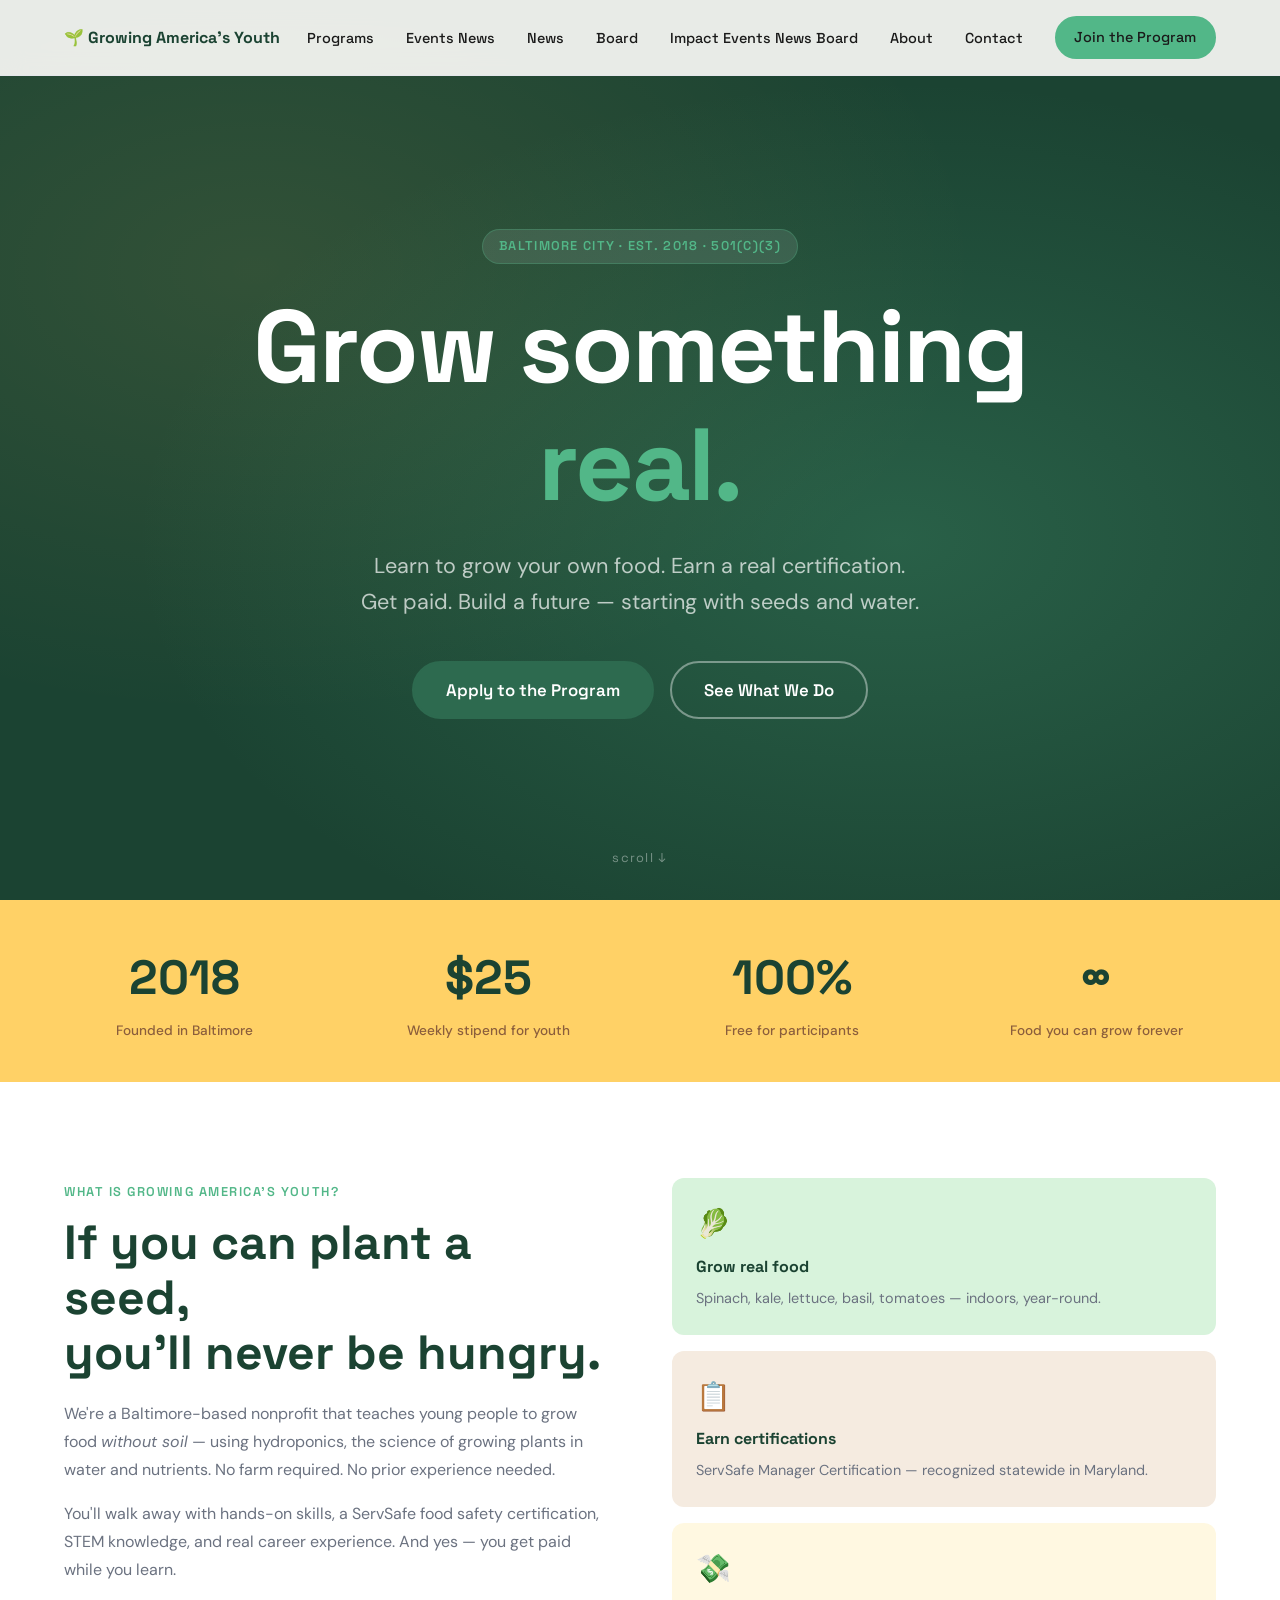
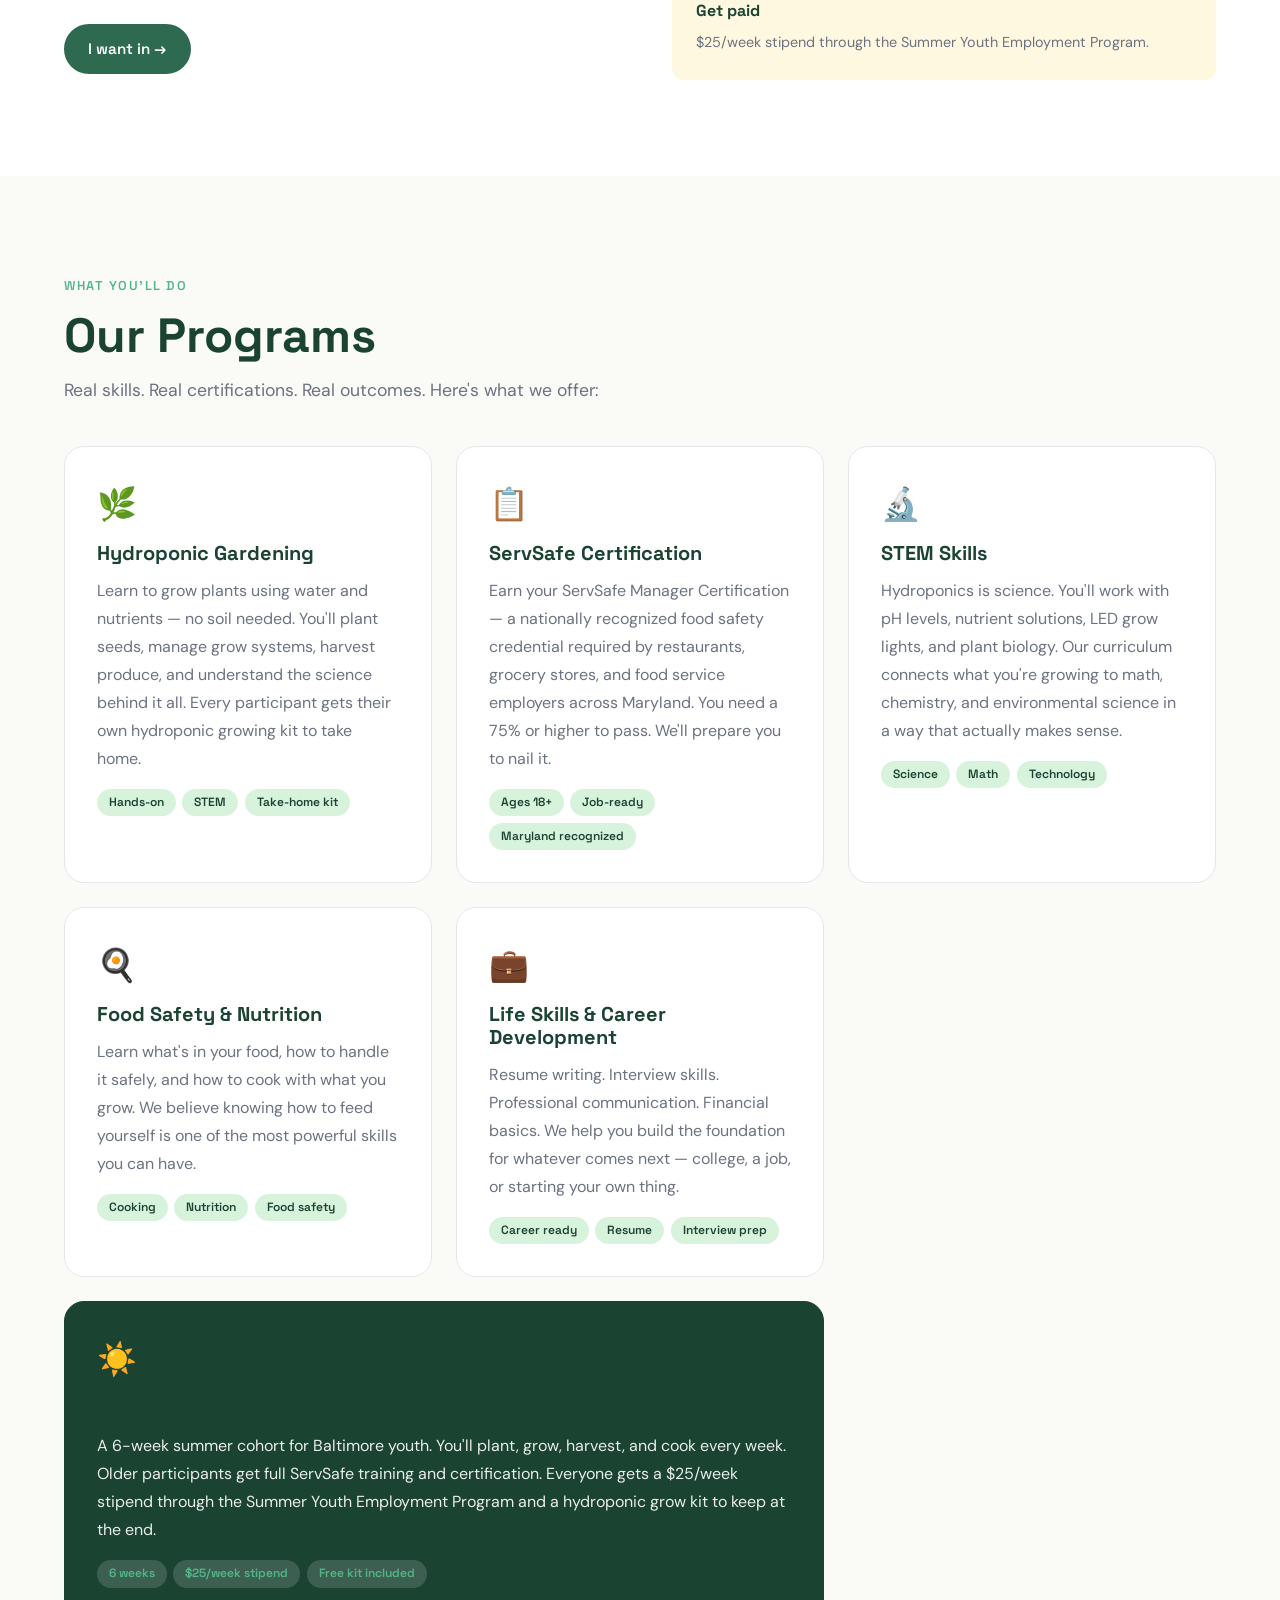
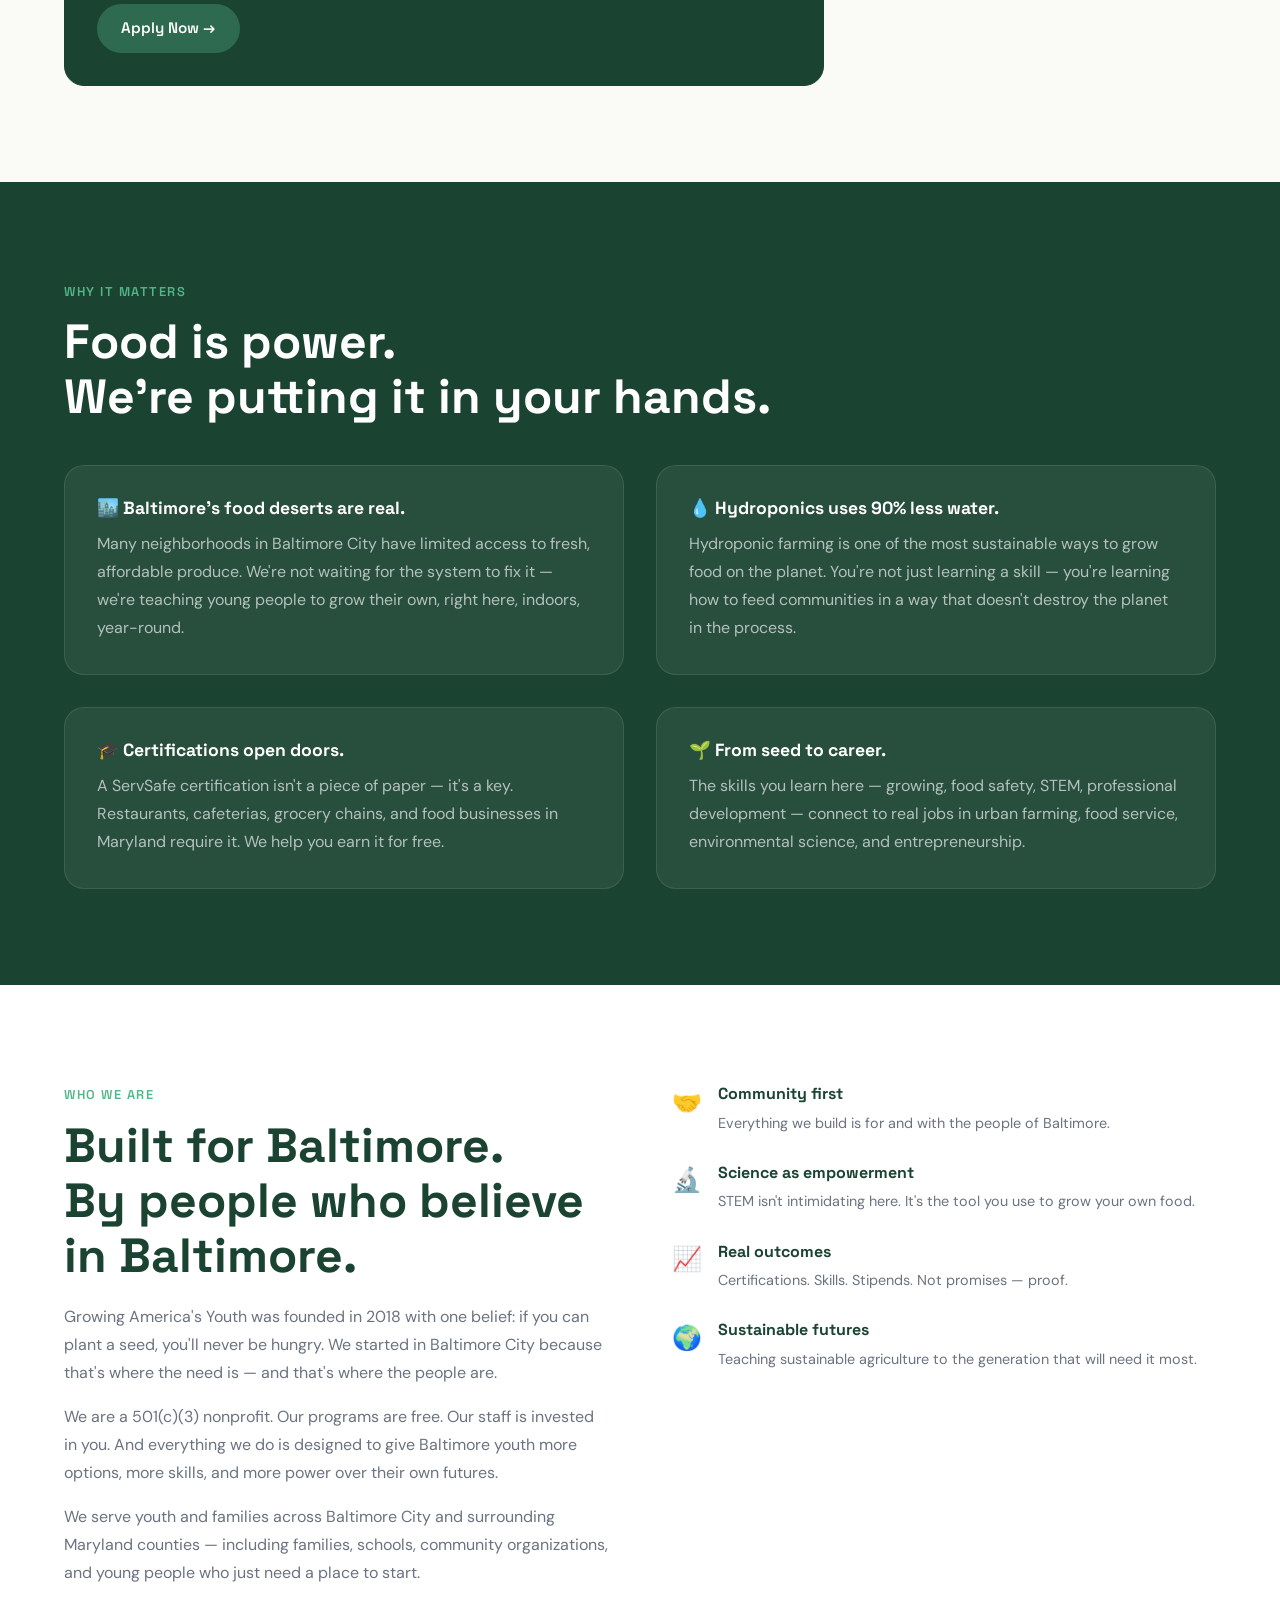
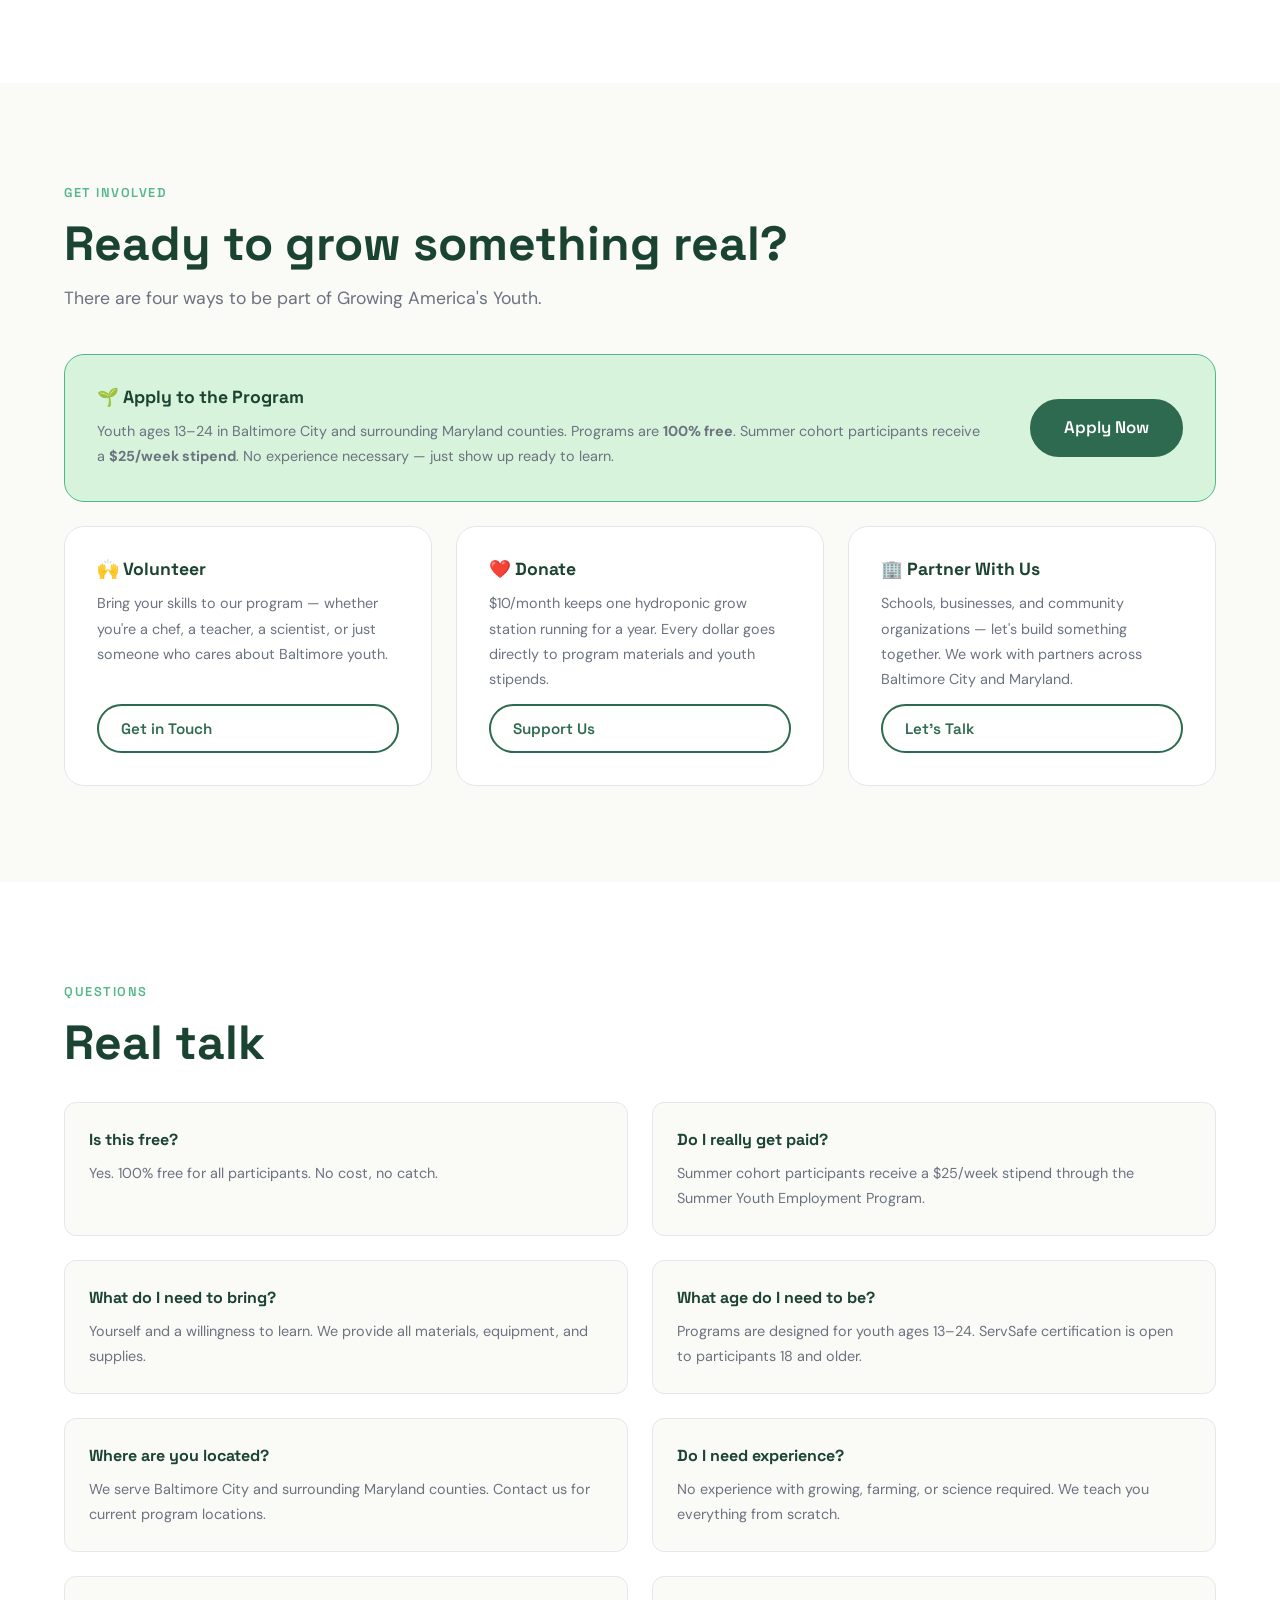
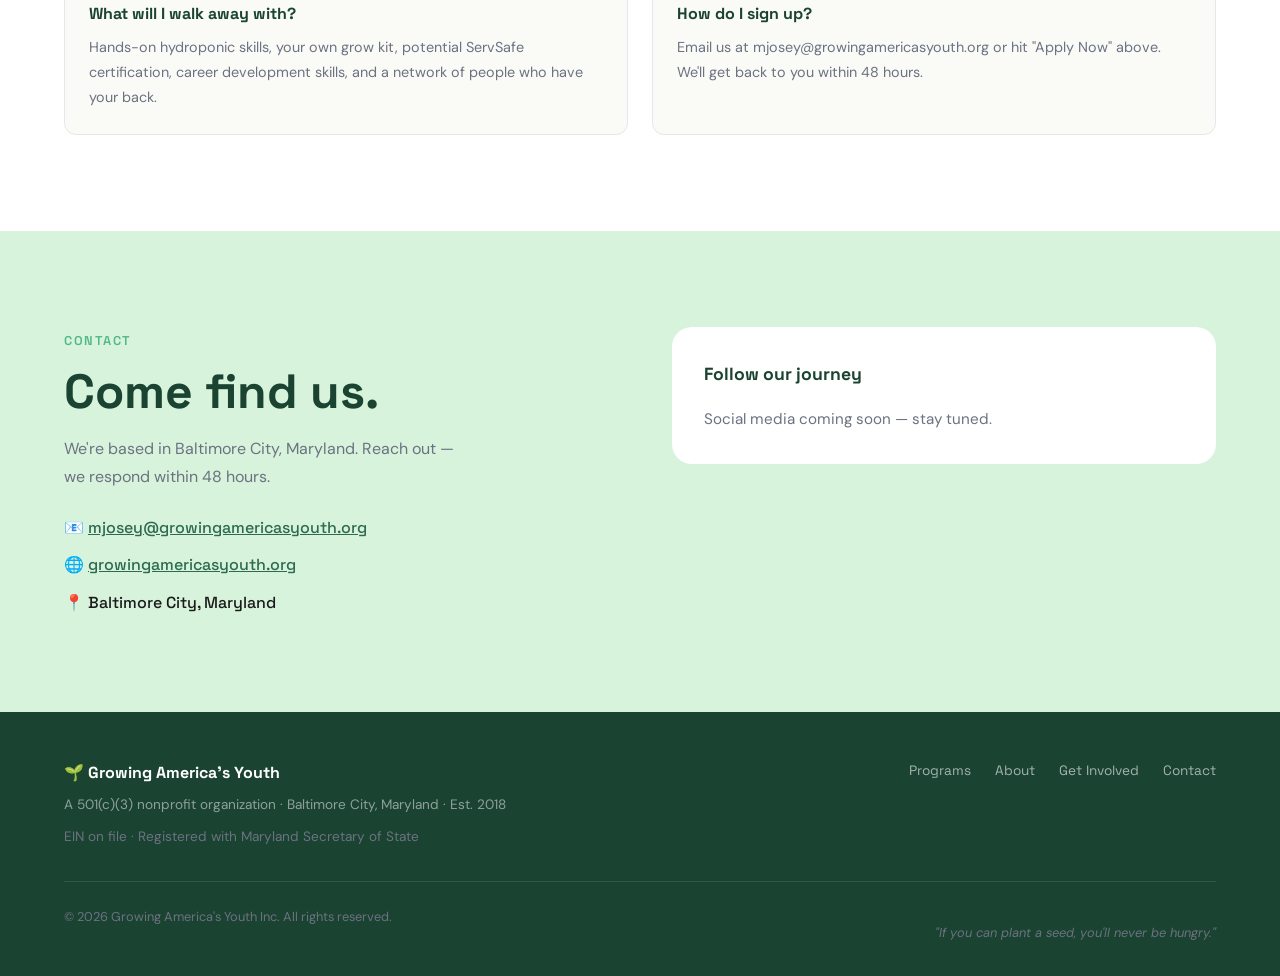
<file: index.html>
<!DOCTYPE html>
<html lang="en">
<head>
  <meta charset="UTF-8" />
  <meta name="viewport" content="width=device-width, initial-scale=1.0" />
  <title>Growing America's Youth — Grow Something Real</title>
  <meta name="description" content="We teach Baltimore youth to grow their own food, earn real certifications, get paid, and build careers — starting with seeds and water." />
  <link rel="preconnect" href="https://fonts.googleapis.com" />
  <link rel="preconnect" href="https://fonts.gstatic.com" crossorigin />
  <link href="https://fonts.googleapis.com/css2?family=Space+Grotesk:wght@400;500;600;700&family=DM+Sans:ital,wght@0,400;0,500;1,400&display=swap" rel="stylesheet" />
  <link rel="stylesheet" href="style.css" />
</head>
<body>

  <!-- NAV -->
  <nav class="nav" id="nav">
    <div class="nav__inner">
      <a href="#" class="nav__logo">🌱 Growing America's Youth</a>
      <ul class="nav__links">
        <li><a href="#programs">Programs</a></li>
        <li><a href="events.html">Events</a>
      <a href="news.html">News</a></li>
        <li><a href="news.html">News</a></li>
        <li><a href="board.html">Board</a></li>
        <li><a href="#impact">Impact</a>
      <a href="events.html">Events</a>
      <a href="news.html">News</a>
      <a href="board.html">Board</a></li>
        <li><a href="#about">About</a></li>
        <li><a href="#contact">Contact</a></li>
        <li><a href="#join" class="btn btn--nav">Join the Program</a></li>
      </ul>
      <button class="nav__hamburger" id="hamburger" aria-label="Open menu">
        <span></span><span></span><span></span>
      </button>
    </div>
    <div class="nav__mobile" id="mobile-menu">
      <a href="#programs">Programs</a>
      <a href="#impact">Impact</a>
      <a href="events.html">Events</a>
      <a href="news.html">News</a>
      <a href="board.html">Board</a>
      <a href="#about">About</a>
      <a href="#contact">Contact</a>
      <a href="#join" class="btn btn--green">Join the Program</a>
    </div>
  </nav>

  <!-- HERO -->
  <section class="hero" id="home">
    <div class="hero__bg"></div>
    <div class="hero__content">
      <span class="hero__tag">Baltimore City · Est. 2018 · 501(c)(3)</span>
      <h1 class="hero__headline">Grow something<br /><em>real.</em></h1>
      <p class="hero__sub">
        Learn to grow your own food. Earn a real certification. Get paid.
        Build a future — starting with seeds and water.
      </p>
      <div class="hero__cta">
        <a href="#join" class="btn btn--green btn--lg">Apply to the Program</a>
        <a href="#programs" class="btn btn--outline btn--lg">See What We Do</a>
      </div>
    </div>
    <div class="hero__scroll-hint">scroll ↓</div>
  </section>

  <!-- STATS BAND -->
  <section class="stats">
    <div class="stats__inner">
      <div class="stat">
        <span class="stat__num">2018</span>
        <span class="stat__label">Founded in Baltimore</span>
      </div>
      <div class="stat">
        <span class="stat__num">$25</span>
        <span class="stat__label">Weekly stipend for youth</span>
      </div>
      <div class="stat">
        <span class="stat__num">100%</span>
        <span class="stat__label">Free for participants</span>
      </div>
      <div class="stat">
        <span class="stat__num">∞</span>
        <span class="stat__label">Food you can grow forever</span>
      </div>
    </div>
  </section>

  <!-- WHAT IS THIS -->
  <section class="intro">
    <div class="container">
      <div class="intro__grid">
        <div class="intro__text">
          <span class="eyebrow">What is Growing America's Youth?</span>
          <h2>If you can plant a seed,<br />you'll never be hungry.</h2>
          <p>
            We're a Baltimore-based nonprofit that teaches young people to grow food
            <em>without soil</em> — using hydroponics, the science of growing plants in
            water and nutrients. No farm required. No prior experience needed.
          </p>
          <p>
            You'll walk away with hands-on skills, a ServSafe food safety certification,
            STEM knowledge, and real career experience. And yes — you get paid while you learn.
          </p>
          <a href="#join" class="btn btn--green">I want in →</a>
        </div>
        <div class="intro__visual">
          <div class="intro__card intro__card--green">
            <div class="intro__card-icon">🥬</div>
            <strong>Grow real food</strong>
            <p>Spinach, kale, lettuce, basil, tomatoes — indoors, year-round.</p>
          </div>
          <div class="intro__card intro__card--earth">
            <div class="intro__card-icon">📋</div>
            <strong>Earn certifications</strong>
            <p>ServSafe Manager Certification — recognized statewide in Maryland.</p>
          </div>
          <div class="intro__card intro__card--yellow">
            <div class="intro__card-icon">💸</div>
            <strong>Get paid</strong>
            <p>$25/week stipend through the Summer Youth Employment Program.</p>
          </div>
        </div>
      </div>
    </div>
  </section>

  <!-- PROGRAMS -->
  <section class="programs" id="programs">
    <div class="container">
      <span class="eyebrow">What you'll do</span>
      <h2>Our Programs</h2>
      <p class="section-sub">Real skills. Real certifications. Real outcomes. Here's what we offer:</p>

      <div class="programs__grid">

        <div class="program-card">
          <div class="program-card__icon">🌿</div>
          <h3>Hydroponic Gardening</h3>
          <p>
            Learn to grow plants using water and nutrients — no soil needed. You'll plant seeds,
            manage grow systems, harvest produce, and understand the science behind it all.
            Every participant gets their own hydroponic growing kit to take home.
          </p>
          <ul class="program-card__tags">
            <li>Hands-on</li><li>STEM</li><li>Take-home kit</li>
          </ul>
        </div>

        <div class="program-card">
          <div class="program-card__icon">📋</div>
          <h3>ServSafe Certification</h3>
          <p>
            Earn your ServSafe Manager Certification — a nationally recognized food safety
            credential required by restaurants, grocery stores, and food service employers
            across Maryland. You need a 75% or higher to pass. We'll prepare you to nail it.
          </p>
          <ul class="program-card__tags">
            <li>Ages 18+</li><li>Job-ready</li><li>Maryland recognized</li>
          </ul>
        </div>

        <div class="program-card">
          <div class="program-card__icon">🔬</div>
          <h3>STEM Skills</h3>
          <p>
            Hydroponics is science. You'll work with pH levels, nutrient solutions, LED grow
            lights, and plant biology. Our curriculum connects what you're growing to math,
            chemistry, and environmental science in a way that actually makes sense.
          </p>
          <ul class="program-card__tags">
            <li>Science</li><li>Math</li><li>Technology</li>
          </ul>
        </div>

        <div class="program-card">
          <div class="program-card__icon">🍳</div>
          <h3>Food Safety & Nutrition</h3>
          <p>
            Learn what's in your food, how to handle it safely, and how to cook with what
            you grow. We believe knowing how to feed yourself is one of the most powerful
            skills you can have.
          </p>
          <ul class="program-card__tags">
            <li>Cooking</li><li>Nutrition</li><li>Food safety</li>
          </ul>
        </div>

        <div class="program-card">
          <div class="program-card__icon">💼</div>
          <h3>Life Skills & Career Development</h3>
          <p>
            Resume writing. Interview skills. Professional communication. Financial basics.
            We help you build the foundation for whatever comes next — college, a job,
            or starting your own thing.
          </p>
          <ul class="program-card__tags">
            <li>Career ready</li><li>Resume</li><li>Interview prep</li>
          </ul>
        </div>

        <div class="program-card program-card--featured">
          <div class="program-card__icon">☀️</div>
          <h3>Summer Youth Program</h3>
          <p>
            A 6-week summer cohort for Baltimore youth. You'll plant, grow, harvest, and cook
            every week. Older participants get full ServSafe training and certification.
            Everyone gets a $25/week stipend through the Summer Youth Employment Program
            and a hydroponic grow kit to keep at the end.
          </p>
          <ul class="program-card__tags">
            <li>6 weeks</li><li>$25/week stipend</li><li>Free kit included</li>
          </ul>
          <a href="apply.html" class="btn btn--green" style="margin-top:1rem;">Apply Now →</a>
        </div>

      </div>
    </div>
  </section>

  <!-- IMPACT -->
  <section class="impact" id="impact">
    <div class="container">
      <span class="eyebrow">Why it matters</span>
      <h2>Food is power.<br />We're putting it in your hands.</h2>
      <div class="impact__grid">
        <div class="impact__block">
          <h3>🏙️ Baltimore's food deserts are real.</h3>
          <p>
            Many neighborhoods in Baltimore City have limited access to fresh, affordable produce.
            We're not waiting for the system to fix it — we're teaching young people to grow
            their own, right here, indoors, year-round.
          </p>
        </div>
        <div class="impact__block">
          <h3>💧 Hydroponics uses 90% less water.</h3>
          <p>
            Hydroponic farming is one of the most sustainable ways to grow food on the planet.
            You're not just learning a skill — you're learning how to feed communities in a
            way that doesn't destroy the planet in the process.
          </p>
        </div>
        <div class="impact__block">
          <h3>🎓 Certifications open doors.</h3>
          <p>
            A ServSafe certification isn't a piece of paper — it's a key. Restaurants, cafeterias,
            grocery chains, and food businesses in Maryland require it. We help you earn it for free.
          </p>
        </div>
        <div class="impact__block">
          <h3>🌱 From seed to career.</h3>
          <p>
            The skills you learn here — growing, food safety, STEM, professional development —
            connect to real jobs in urban farming, food service, environmental science,
            and entrepreneurship.
          </p>
        </div>
      </div>
    </div>
  </section>

  <!-- ABOUT -->
  <section class="about" id="about">
    <div class="container">
      <div class="about__grid">
        <div class="about__text">
          <span class="eyebrow">Who we are</span>
          <h2>Built for Baltimore.<br />By people who believe in Baltimore.</h2>
          <p>
            Growing America's Youth was founded in 2018 with one belief: if you can plant a seed,
            you'll never be hungry. We started in Baltimore City because that's where the need is —
            and that's where the people are.
          </p>
          <p>
            We are a 501(c)(3) nonprofit. Our programs are free. Our staff is invested in you.
            And everything we do is designed to give Baltimore youth more options, more skills,
            and more power over their own futures.
          </p>
          <p>
            We serve youth and families across Baltimore City and surrounding Maryland counties —
            including families, schools, community organizations, and young people who just need
            a place to start.
          </p>
        </div>
        <div class="about__values">
          <div class="value">
            <span class="value__icon">🤝</span>
            <div>
              <strong>Community first</strong>
              <p>Everything we build is for and with the people of Baltimore.</p>
            </div>
          </div>
          <div class="value">
            <span class="value__icon">🔬</span>
            <div>
              <strong>Science as empowerment</strong>
              <p>STEM isn't intimidating here. It's the tool you use to grow your own food.</p>
            </div>
          </div>
          <div class="value">
            <span class="value__icon">📈</span>
            <div>
              <strong>Real outcomes</strong>
              <p>Certifications. Skills. Stipends. Not promises — proof.</p>
            </div>
          </div>
          <div class="value">
            <span class="value__icon">🌍</span>
            <div>
              <strong>Sustainable futures</strong>
              <p>Teaching sustainable agriculture to the generation that will need it most.</p>
            </div>
          </div>
        </div>
      </div>
    </div>
  </section>

  <!-- GET INVOLVED / JOIN -->
  <section class="join" id="join">
    <div class="container">
      <span class="eyebrow">Get involved</span>
      <h2>Ready to grow something real?</h2>
      <p class="section-sub">There are four ways to be part of Growing America's Youth.</p>

      <div class="join__grid">
        <div class="join__card join__card--main">
          <h3>🌱 Apply to the Program</h3>
          <p>
            Youth ages 13–24 in Baltimore City and surrounding Maryland counties.
            Programs are <strong>100% free</strong>. Summer cohort participants receive a
            <strong>$25/week stipend</strong>. No experience necessary — just show up ready to learn.
          </p>
          <a href="apply.html" class="btn btn--green btn--lg">Apply Now</a>
        </div>

        <div class="join__card">
          <h3>🙌 Volunteer</h3>
          <p>
            Bring your skills to our program — whether you're a chef, a teacher, a scientist,
            or just someone who cares about Baltimore youth.
          </p>
          <a href="mailto:mjosey@growingamericasyouth.org?subject=Volunteer Interest" class="btn btn--outline">Get in Touch</a>
        </div>

        <div class="join__card">
          <h3>❤️ Donate</h3>
          <p>
            $10/month keeps one hydroponic grow station running for a year.
            Every dollar goes directly to program materials and youth stipends.
          </p>
          <a href="mailto:mjosey@growingamericasyouth.org?subject=Donation Inquiry" class="btn btn--outline">Support Us</a>
        </div>

        <div class="join__card">
          <h3>🏢 Partner With Us</h3>
          <p>
            Schools, businesses, and community organizations — let's build something together.
            We work with partners across Baltimore City and Maryland.
          </p>
          <a href="mailto:mjosey@growingamericasyouth.org?subject=Partnership Inquiry" class="btn btn--outline">Let's Talk</a>
        </div>
      </div>
    </div>
  </section>

  <!-- FAQ -->
  <section class="faq" id="faq">
    <div class="container">
      <span class="eyebrow">Questions</span>
      <h2>Real talk</h2>
      <div class="faq__grid">
        <div class="faq__item">
          <strong>Is this free?</strong>
          <p>Yes. 100% free for all participants. No cost, no catch.</p>
        </div>
        <div class="faq__item">
          <strong>Do I really get paid?</strong>
          <p>Summer cohort participants receive a $25/week stipend through the Summer Youth Employment Program.</p>
        </div>
        <div class="faq__item">
          <strong>What do I need to bring?</strong>
          <p>Yourself and a willingness to learn. We provide all materials, equipment, and supplies.</p>
        </div>
        <div class="faq__item">
          <strong>What age do I need to be?</strong>
          <p>Programs are designed for youth ages 13–24. ServSafe certification is open to participants 18 and older.</p>
        </div>
        <div class="faq__item">
          <strong>Where are you located?</strong>
          <p>We serve Baltimore City and surrounding Maryland counties. Contact us for current program locations.</p>
        </div>
        <div class="faq__item">
          <strong>Do I need experience?</strong>
          <p>No experience with growing, farming, or science required. We teach you everything from scratch.</p>
        </div>
        <div class="faq__item">
          <strong>What will I walk away with?</strong>
          <p>Hands-on hydroponic skills, your own grow kit, potential ServSafe certification, career development skills, and a network of people who have your back.</p>
        </div>
        <div class="faq__item">
          <strong>How do I sign up?</strong>
          <p>Email us at mjosey@growingamericasyouth.org or hit "Apply Now" above. We'll get back to you within 48 hours.</p>
        </div>
      </div>
    </div>
  </section>

  <!-- CONTACT -->
  <section class="contact" id="contact">
    <div class="container">
      <div class="contact__inner">
        <div>
          <span class="eyebrow">Contact</span>
          <h2>Come find us.</h2>
          <p>We're based in Baltimore City, Maryland. Reach out — we respond within 48 hours.</p>
          <div class="contact__details">
            <div>📧 <a href="mailto:mjosey@growingamericasyouth.org">mjosey@growingamericasyouth.org</a></div>
            <div>🌐 <a href="https://growingamericasyouth.org">growingamericasyouth.org</a></div>
            <div>📍 Baltimore City, Maryland</div>
          </div>
        </div>
        <div class="contact__social">
          <p><strong>Follow our journey</strong></p>
          <p style="color:var(--text-muted); font-size:0.95rem;">Social media coming soon — stay tuned.</p>
        </div>
      </div>
    </div>
  </section>

  <!-- FOOTER -->
  <footer class="footer">
    <div class="container">
      <div class="footer__inner">
        <div>
          <strong>🌱 Growing America's Youth</strong>
          <p>A 501(c)(3) nonprofit organization · Baltimore City, Maryland · Est. 2018</p>
          <p style="margin-top:0.5rem; font-size:0.85rem; color:var(--text-muted);">
            EIN on file · Registered with Maryland Secretary of State
          </p>
        </div>
        <div class="footer__links">
          <a href="#programs">Programs</a>
          <a href="#about">About</a>
          <a href="#join">Get Involved</a>
          <a href="#contact">Contact</a>
        </div>
      </div>
      <div class="footer__bottom">
        <p>© 2026 Growing America's Youth Inc. All rights reserved.</p>
        <p><em>"If you can plant a seed, you'll never be hungry."</em></p>
      </div>
    </div>
  </footer>

  <script src="main.js"></script>
</body>
</html>
</file>
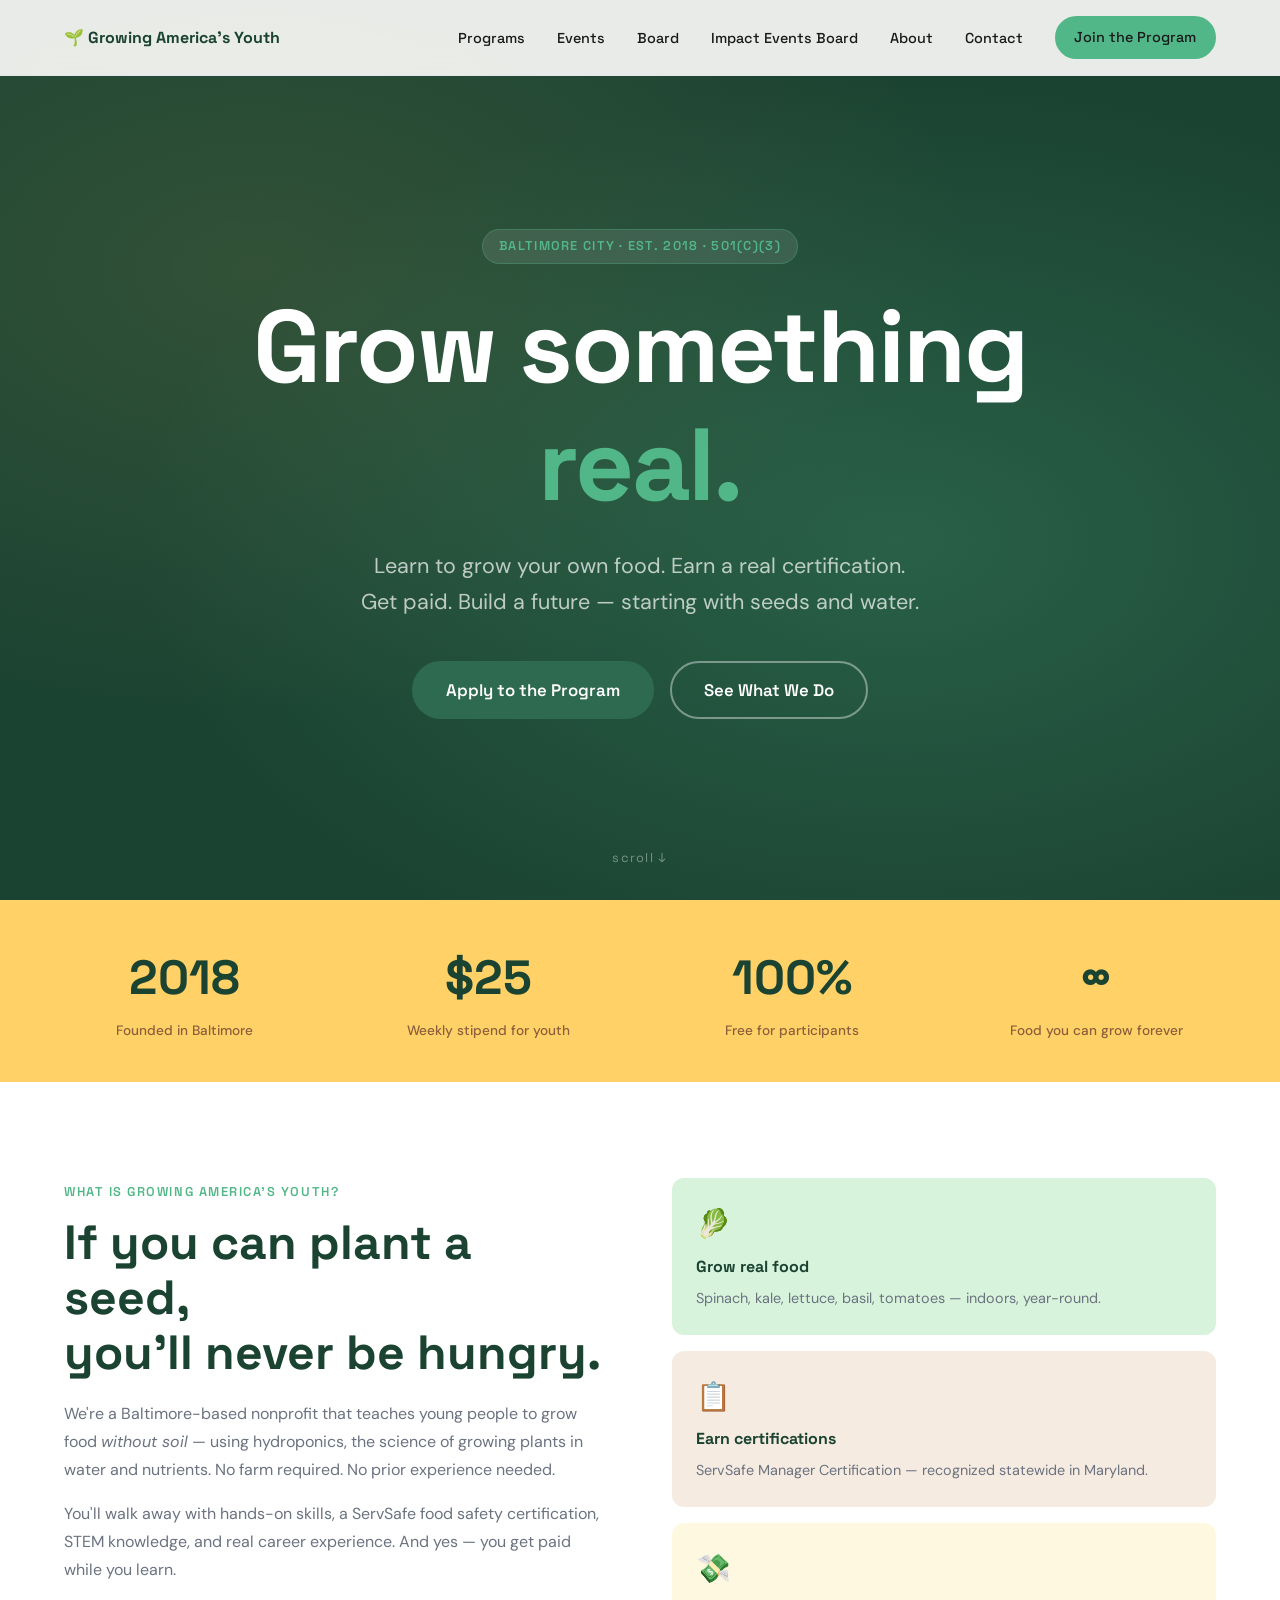
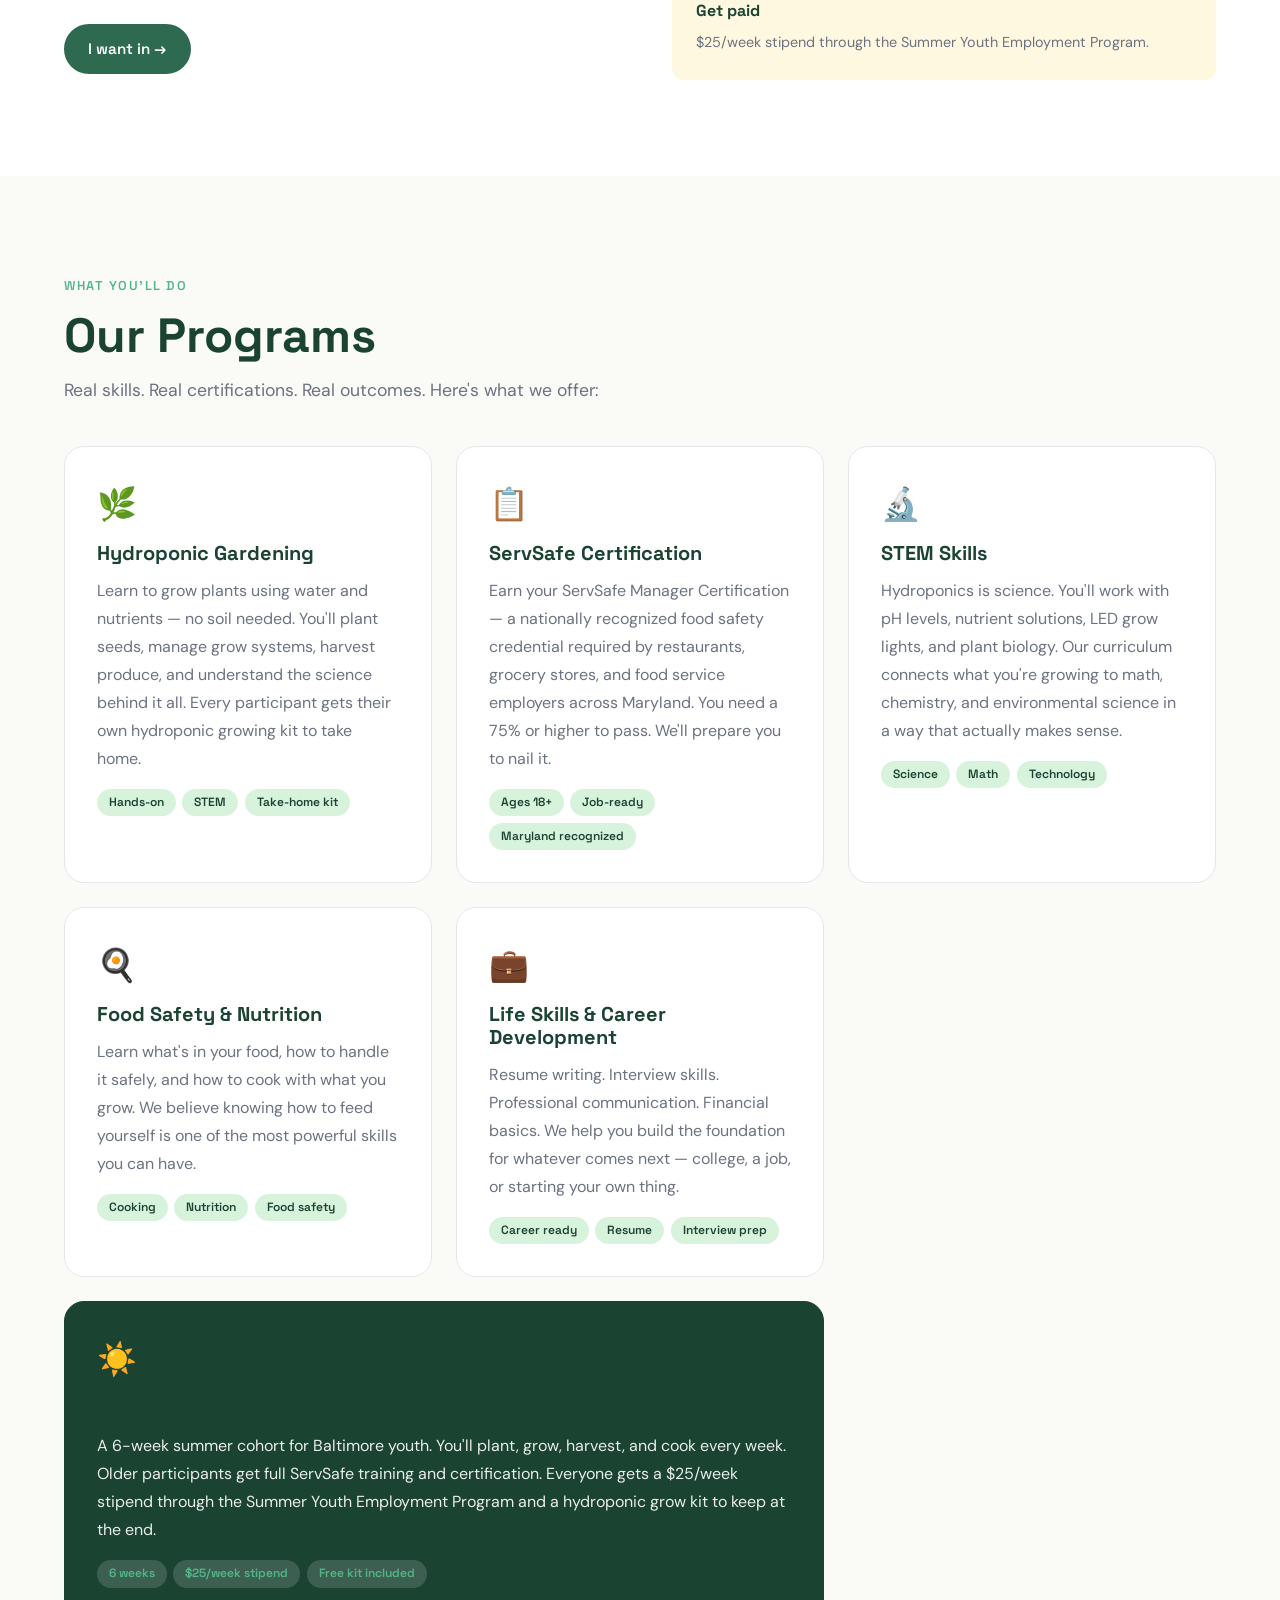
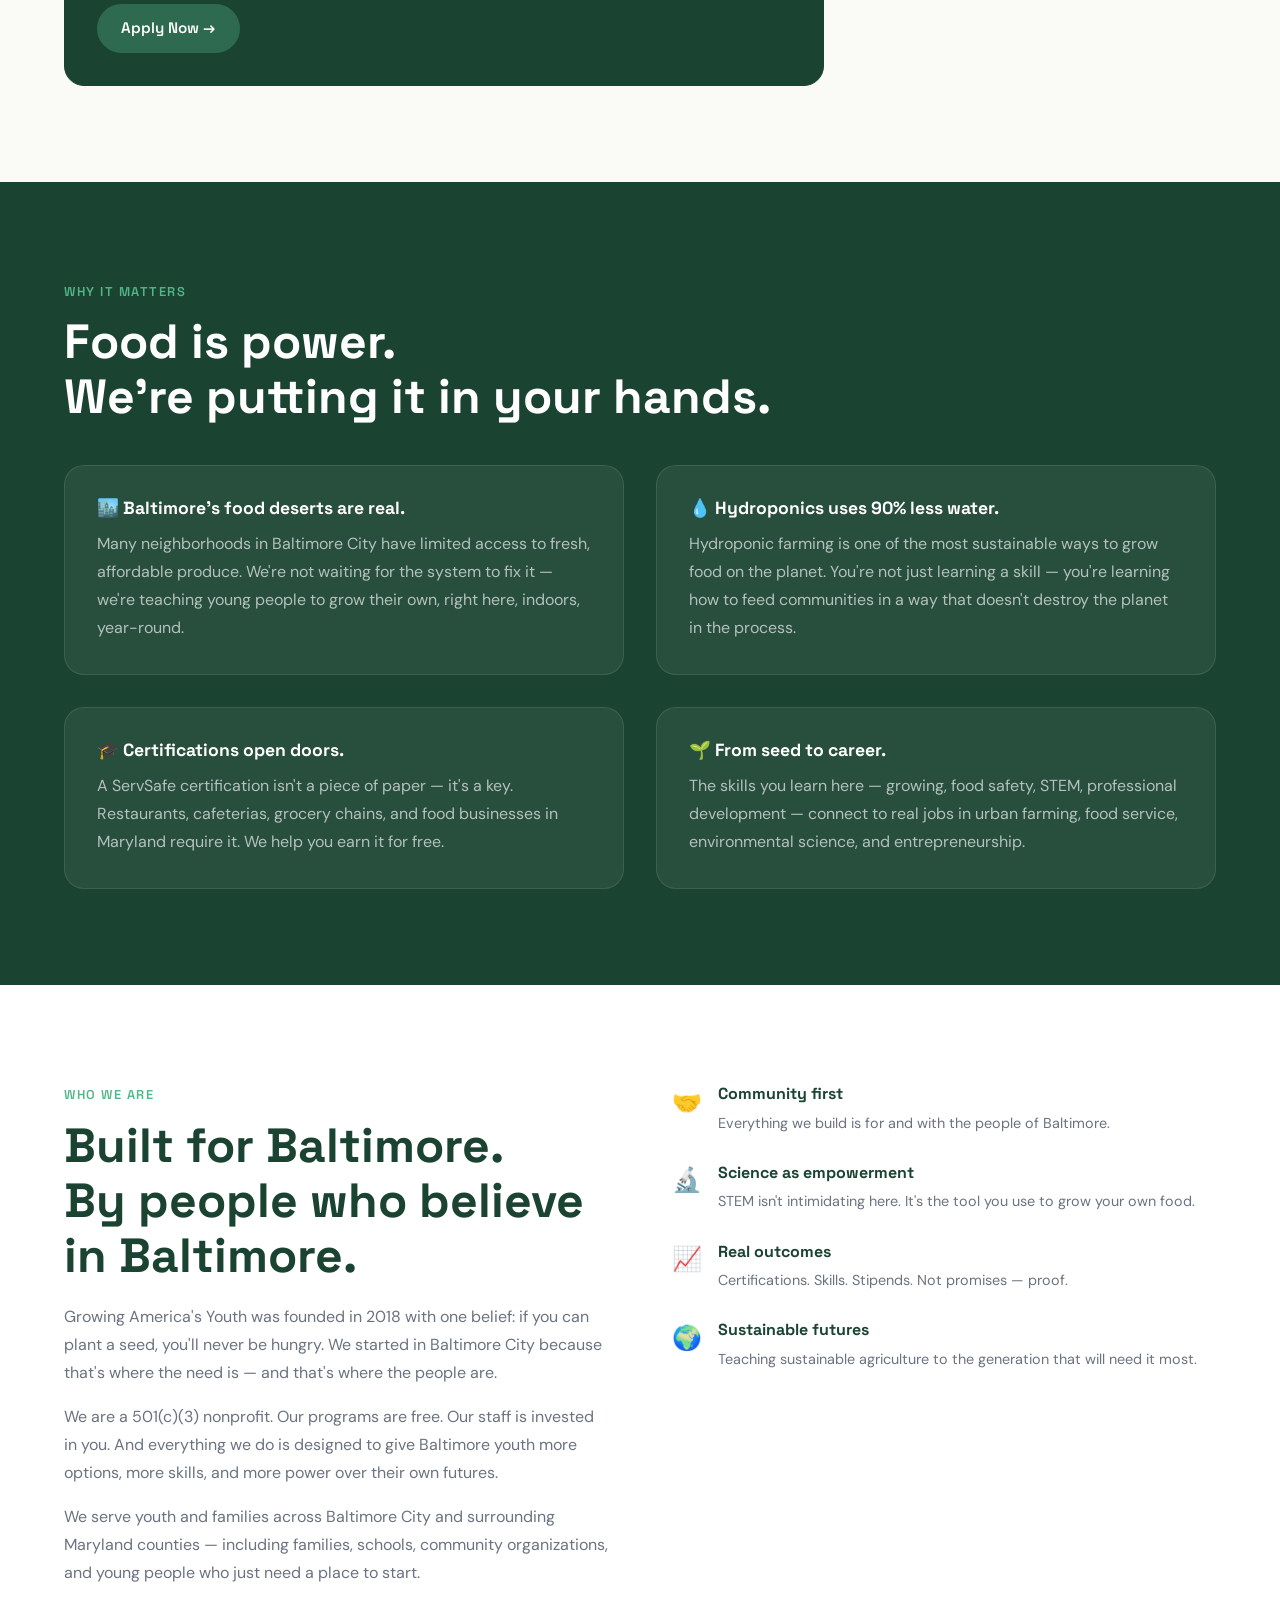
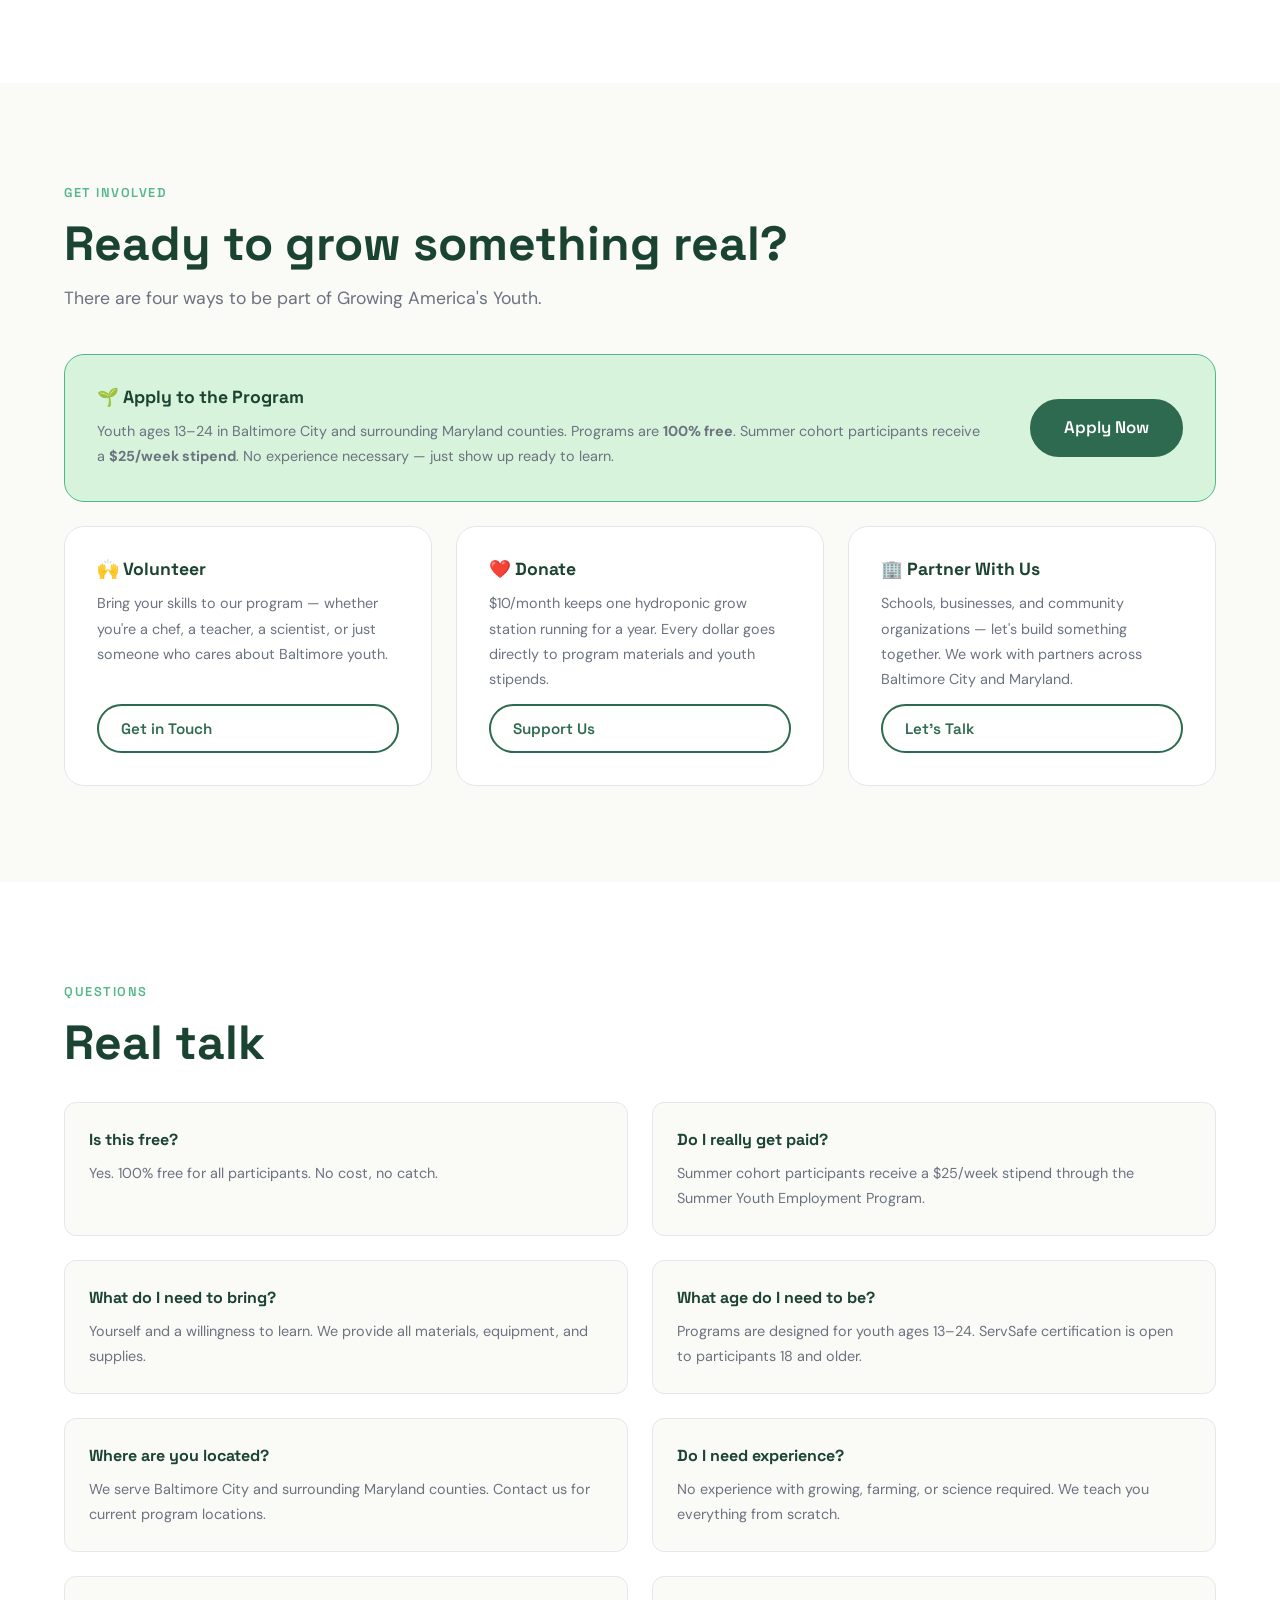
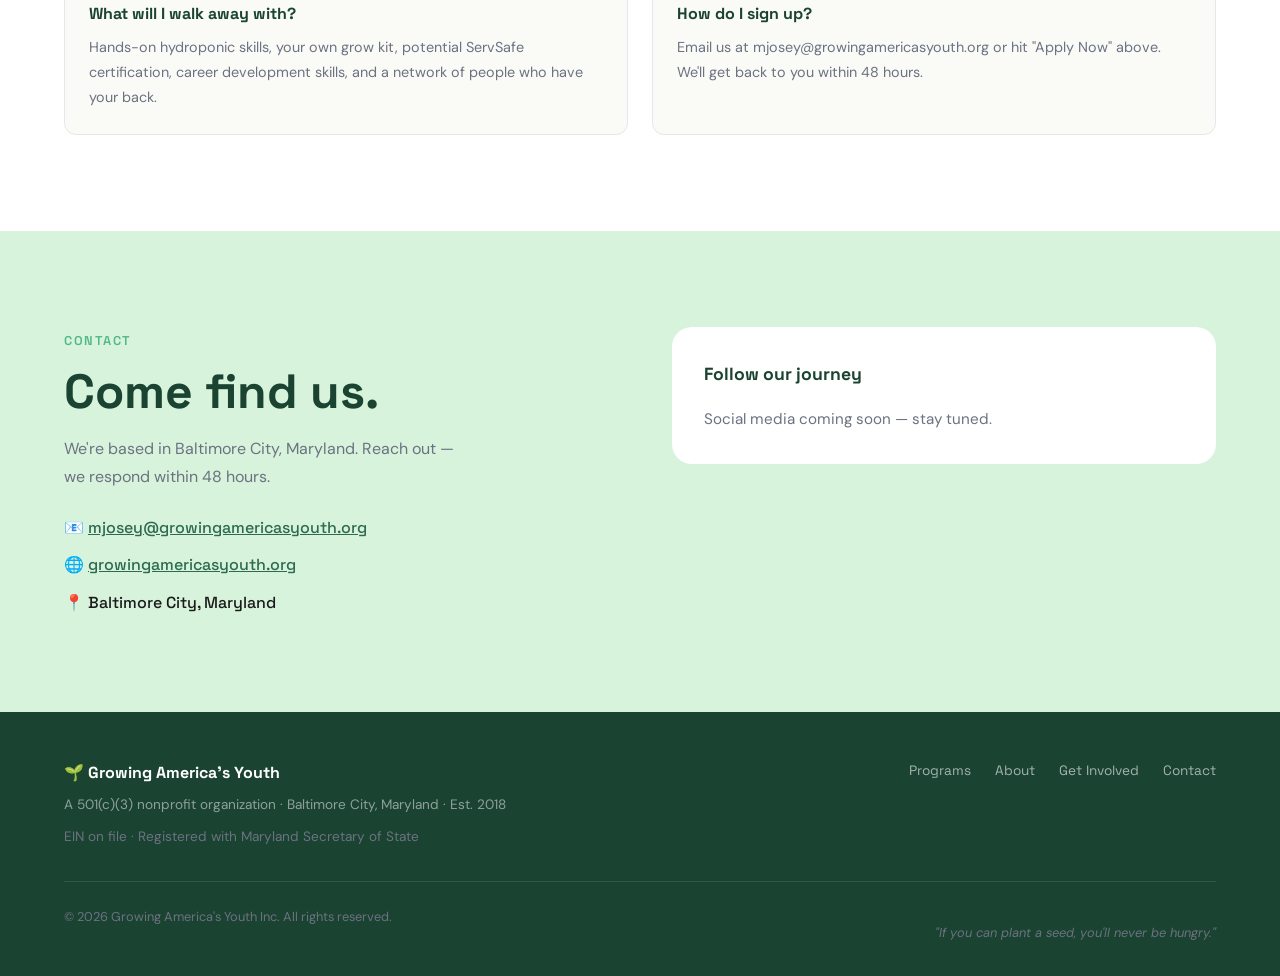
<file: src/index.html>
<!DOCTYPE html>
<html lang="en">
<head>
  <meta charset="UTF-8" />
  <meta name="viewport" content="width=device-width, initial-scale=1.0" />
  <title>Growing America's Youth — Grow Something Real</title>
  <meta name="description" content="We teach Baltimore youth to grow their own food, earn real certifications, get paid, and build careers — starting with seeds and water." />
  <link rel="preconnect" href="https://fonts.googleapis.com" />
  <link rel="preconnect" href="https://fonts.gstatic.com" crossorigin />
  <link href="https://fonts.googleapis.com/css2?family=Space+Grotesk:wght@400;500;600;700&family=DM+Sans:ital,wght@0,400;0,500;1,400&display=swap" rel="stylesheet" />
  <link rel="stylesheet" href="style.css" />
</head>
<body>

  <!-- NAV -->
  <nav class="nav" id="nav">
    <div class="nav__inner">
      <a href="#" class="nav__logo">🌱 Growing America's Youth</a>
      <ul class="nav__links">
        <li><a href="#programs">Programs</a></li>
        <li><a href="events.html">Events</a></li>
        <li><a href="board.html">Board</a></li>
        <li><a href="#impact">Impact</a>
      <a href="events.html">Events</a>
      <a href="board.html">Board</a></li>
        <li><a href="#about">About</a></li>
        <li><a href="#contact">Contact</a></li>
        <li><a href="#join" class="btn btn--nav">Join the Program</a></li>
      </ul>
      <button class="nav__hamburger" id="hamburger" aria-label="Open menu">
        <span></span><span></span><span></span>
      </button>
    </div>
    <div class="nav__mobile" id="mobile-menu">
      <a href="#programs">Programs</a>
      <a href="#impact">Impact</a>
      <a href="events.html">Events</a>
      <a href="board.html">Board</a>
      <a href="#about">About</a>
      <a href="#contact">Contact</a>
      <a href="#join" class="btn btn--green">Join the Program</a>
    </div>
  </nav>

  <!-- HERO -->
  <section class="hero" id="home">
    <div class="hero__bg"></div>
    <div class="hero__content">
      <span class="hero__tag">Baltimore City · Est. 2018 · 501(c)(3)</span>
      <h1 class="hero__headline">Grow something<br /><em>real.</em></h1>
      <p class="hero__sub">
        Learn to grow your own food. Earn a real certification. Get paid.
        Build a future — starting with seeds and water.
      </p>
      <div class="hero__cta">
        <a href="#join" class="btn btn--green btn--lg">Apply to the Program</a>
        <a href="#programs" class="btn btn--outline btn--lg">See What We Do</a>
      </div>
    </div>
    <div class="hero__scroll-hint">scroll ↓</div>
  </section>

  <!-- STATS BAND -->
  <section class="stats">
    <div class="stats__inner">
      <div class="stat">
        <span class="stat__num">2018</span>
        <span class="stat__label">Founded in Baltimore</span>
      </div>
      <div class="stat">
        <span class="stat__num">$25</span>
        <span class="stat__label">Weekly stipend for youth</span>
      </div>
      <div class="stat">
        <span class="stat__num">100%</span>
        <span class="stat__label">Free for participants</span>
      </div>
      <div class="stat">
        <span class="stat__num">∞</span>
        <span class="stat__label">Food you can grow forever</span>
      </div>
    </div>
  </section>

  <!-- WHAT IS THIS -->
  <section class="intro">
    <div class="container">
      <div class="intro__grid">
        <div class="intro__text">
          <span class="eyebrow">What is Growing America's Youth?</span>
          <h2>If you can plant a seed,<br />you'll never be hungry.</h2>
          <p>
            We're a Baltimore-based nonprofit that teaches young people to grow food
            <em>without soil</em> — using hydroponics, the science of growing plants in
            water and nutrients. No farm required. No prior experience needed.
          </p>
          <p>
            You'll walk away with hands-on skills, a ServSafe food safety certification,
            STEM knowledge, and real career experience. And yes — you get paid while you learn.
          </p>
          <a href="#join" class="btn btn--green">I want in →</a>
        </div>
        <div class="intro__visual">
          <div class="intro__card intro__card--green">
            <div class="intro__card-icon">🥬</div>
            <strong>Grow real food</strong>
            <p>Spinach, kale, lettuce, basil, tomatoes — indoors, year-round.</p>
          </div>
          <div class="intro__card intro__card--earth">
            <div class="intro__card-icon">📋</div>
            <strong>Earn certifications</strong>
            <p>ServSafe Manager Certification — recognized statewide in Maryland.</p>
          </div>
          <div class="intro__card intro__card--yellow">
            <div class="intro__card-icon">💸</div>
            <strong>Get paid</strong>
            <p>$25/week stipend through the Summer Youth Employment Program.</p>
          </div>
        </div>
      </div>
    </div>
  </section>

  <!-- PROGRAMS -->
  <section class="programs" id="programs">
    <div class="container">
      <span class="eyebrow">What you'll do</span>
      <h2>Our Programs</h2>
      <p class="section-sub">Real skills. Real certifications. Real outcomes. Here's what we offer:</p>

      <div class="programs__grid">

        <div class="program-card">
          <div class="program-card__icon">🌿</div>
          <h3>Hydroponic Gardening</h3>
          <p>
            Learn to grow plants using water and nutrients — no soil needed. You'll plant seeds,
            manage grow systems, harvest produce, and understand the science behind it all.
            Every participant gets their own hydroponic growing kit to take home.
          </p>
          <ul class="program-card__tags">
            <li>Hands-on</li><li>STEM</li><li>Take-home kit</li>
          </ul>
        </div>

        <div class="program-card">
          <div class="program-card__icon">📋</div>
          <h3>ServSafe Certification</h3>
          <p>
            Earn your ServSafe Manager Certification — a nationally recognized food safety
            credential required by restaurants, grocery stores, and food service employers
            across Maryland. You need a 75% or higher to pass. We'll prepare you to nail it.
          </p>
          <ul class="program-card__tags">
            <li>Ages 18+</li><li>Job-ready</li><li>Maryland recognized</li>
          </ul>
        </div>

        <div class="program-card">
          <div class="program-card__icon">🔬</div>
          <h3>STEM Skills</h3>
          <p>
            Hydroponics is science. You'll work with pH levels, nutrient solutions, LED grow
            lights, and plant biology. Our curriculum connects what you're growing to math,
            chemistry, and environmental science in a way that actually makes sense.
          </p>
          <ul class="program-card__tags">
            <li>Science</li><li>Math</li><li>Technology</li>
          </ul>
        </div>

        <div class="program-card">
          <div class="program-card__icon">🍳</div>
          <h3>Food Safety & Nutrition</h3>
          <p>
            Learn what's in your food, how to handle it safely, and how to cook with what
            you grow. We believe knowing how to feed yourself is one of the most powerful
            skills you can have.
          </p>
          <ul class="program-card__tags">
            <li>Cooking</li><li>Nutrition</li><li>Food safety</li>
          </ul>
        </div>

        <div class="program-card">
          <div class="program-card__icon">💼</div>
          <h3>Life Skills & Career Development</h3>
          <p>
            Resume writing. Interview skills. Professional communication. Financial basics.
            We help you build the foundation for whatever comes next — college, a job,
            or starting your own thing.
          </p>
          <ul class="program-card__tags">
            <li>Career ready</li><li>Resume</li><li>Interview prep</li>
          </ul>
        </div>

        <div class="program-card program-card--featured">
          <div class="program-card__icon">☀️</div>
          <h3>Summer Youth Program</h3>
          <p>
            A 6-week summer cohort for Baltimore youth. You'll plant, grow, harvest, and cook
            every week. Older participants get full ServSafe training and certification.
            Everyone gets a $25/week stipend through the Summer Youth Employment Program
            and a hydroponic grow kit to keep at the end.
          </p>
          <ul class="program-card__tags">
            <li>6 weeks</li><li>$25/week stipend</li><li>Free kit included</li>
          </ul>
          <a href="apply.html" class="btn btn--green" style="margin-top:1rem;">Apply Now →</a>
        </div>

      </div>
    </div>
  </section>

  <!-- IMPACT -->
  <section class="impact" id="impact">
    <div class="container">
      <span class="eyebrow">Why it matters</span>
      <h2>Food is power.<br />We're putting it in your hands.</h2>
      <div class="impact__grid">
        <div class="impact__block">
          <h3>🏙️ Baltimore's food deserts are real.</h3>
          <p>
            Many neighborhoods in Baltimore City have limited access to fresh, affordable produce.
            We're not waiting for the system to fix it — we're teaching young people to grow
            their own, right here, indoors, year-round.
          </p>
        </div>
        <div class="impact__block">
          <h3>💧 Hydroponics uses 90% less water.</h3>
          <p>
            Hydroponic farming is one of the most sustainable ways to grow food on the planet.
            You're not just learning a skill — you're learning how to feed communities in a
            way that doesn't destroy the planet in the process.
          </p>
        </div>
        <div class="impact__block">
          <h3>🎓 Certifications open doors.</h3>
          <p>
            A ServSafe certification isn't a piece of paper — it's a key. Restaurants, cafeterias,
            grocery chains, and food businesses in Maryland require it. We help you earn it for free.
          </p>
        </div>
        <div class="impact__block">
          <h3>🌱 From seed to career.</h3>
          <p>
            The skills you learn here — growing, food safety, STEM, professional development —
            connect to real jobs in urban farming, food service, environmental science,
            and entrepreneurship.
          </p>
        </div>
      </div>
    </div>
  </section>

  <!-- ABOUT -->
  <section class="about" id="about">
    <div class="container">
      <div class="about__grid">
        <div class="about__text">
          <span class="eyebrow">Who we are</span>
          <h2>Built for Baltimore.<br />By people who believe in Baltimore.</h2>
          <p>
            Growing America's Youth was founded in 2018 with one belief: if you can plant a seed,
            you'll never be hungry. We started in Baltimore City because that's where the need is —
            and that's where the people are.
          </p>
          <p>
            We are a 501(c)(3) nonprofit. Our programs are free. Our staff is invested in you.
            And everything we do is designed to give Baltimore youth more options, more skills,
            and more power over their own futures.
          </p>
          <p>
            We serve youth and families across Baltimore City and surrounding Maryland counties —
            including families, schools, community organizations, and young people who just need
            a place to start.
          </p>
        </div>
        <div class="about__values">
          <div class="value">
            <span class="value__icon">🤝</span>
            <div>
              <strong>Community first</strong>
              <p>Everything we build is for and with the people of Baltimore.</p>
            </div>
          </div>
          <div class="value">
            <span class="value__icon">🔬</span>
            <div>
              <strong>Science as empowerment</strong>
              <p>STEM isn't intimidating here. It's the tool you use to grow your own food.</p>
            </div>
          </div>
          <div class="value">
            <span class="value__icon">📈</span>
            <div>
              <strong>Real outcomes</strong>
              <p>Certifications. Skills. Stipends. Not promises — proof.</p>
            </div>
          </div>
          <div class="value">
            <span class="value__icon">🌍</span>
            <div>
              <strong>Sustainable futures</strong>
              <p>Teaching sustainable agriculture to the generation that will need it most.</p>
            </div>
          </div>
        </div>
      </div>
    </div>
  </section>

  <!-- GET INVOLVED / JOIN -->
  <section class="join" id="join">
    <div class="container">
      <span class="eyebrow">Get involved</span>
      <h2>Ready to grow something real?</h2>
      <p class="section-sub">There are four ways to be part of Growing America's Youth.</p>

      <div class="join__grid">
        <div class="join__card join__card--main">
          <h3>🌱 Apply to the Program</h3>
          <p>
            Youth ages 13–24 in Baltimore City and surrounding Maryland counties.
            Programs are <strong>100% free</strong>. Summer cohort participants receive a
            <strong>$25/week stipend</strong>. No experience necessary — just show up ready to learn.
          </p>
          <a href="apply.html" class="btn btn--green btn--lg">Apply Now</a>
        </div>

        <div class="join__card">
          <h3>🙌 Volunteer</h3>
          <p>
            Bring your skills to our program — whether you're a chef, a teacher, a scientist,
            or just someone who cares about Baltimore youth.
          </p>
          <a href="mailto:mjosey@growingamericasyouth.org?subject=Volunteer Interest" class="btn btn--outline">Get in Touch</a>
        </div>

        <div class="join__card">
          <h3>❤️ Donate</h3>
          <p>
            $10/month keeps one hydroponic grow station running for a year.
            Every dollar goes directly to program materials and youth stipends.
          </p>
          <a href="mailto:mjosey@growingamericasyouth.org?subject=Donation Inquiry" class="btn btn--outline">Support Us</a>
        </div>

        <div class="join__card">
          <h3>🏢 Partner With Us</h3>
          <p>
            Schools, businesses, and community organizations — let's build something together.
            We work with partners across Baltimore City and Maryland.
          </p>
          <a href="mailto:mjosey@growingamericasyouth.org?subject=Partnership Inquiry" class="btn btn--outline">Let's Talk</a>
        </div>
      </div>
    </div>
  </section>

  <!-- FAQ -->
  <section class="faq" id="faq">
    <div class="container">
      <span class="eyebrow">Questions</span>
      <h2>Real talk</h2>
      <div class="faq__grid">
        <div class="faq__item">
          <strong>Is this free?</strong>
          <p>Yes. 100% free for all participants. No cost, no catch.</p>
        </div>
        <div class="faq__item">
          <strong>Do I really get paid?</strong>
          <p>Summer cohort participants receive a $25/week stipend through the Summer Youth Employment Program.</p>
        </div>
        <div class="faq__item">
          <strong>What do I need to bring?</strong>
          <p>Yourself and a willingness to learn. We provide all materials, equipment, and supplies.</p>
        </div>
        <div class="faq__item">
          <strong>What age do I need to be?</strong>
          <p>Programs are designed for youth ages 13–24. ServSafe certification is open to participants 18 and older.</p>
        </div>
        <div class="faq__item">
          <strong>Where are you located?</strong>
          <p>We serve Baltimore City and surrounding Maryland counties. Contact us for current program locations.</p>
        </div>
        <div class="faq__item">
          <strong>Do I need experience?</strong>
          <p>No experience with growing, farming, or science required. We teach you everything from scratch.</p>
        </div>
        <div class="faq__item">
          <strong>What will I walk away with?</strong>
          <p>Hands-on hydroponic skills, your own grow kit, potential ServSafe certification, career development skills, and a network of people who have your back.</p>
        </div>
        <div class="faq__item">
          <strong>How do I sign up?</strong>
          <p>Email us at mjosey@growingamericasyouth.org or hit "Apply Now" above. We'll get back to you within 48 hours.</p>
        </div>
      </div>
    </div>
  </section>

  <!-- CONTACT -->
  <section class="contact" id="contact">
    <div class="container">
      <div class="contact__inner">
        <div>
          <span class="eyebrow">Contact</span>
          <h2>Come find us.</h2>
          <p>We're based in Baltimore City, Maryland. Reach out — we respond within 48 hours.</p>
          <div class="contact__details">
            <div>📧 <a href="mailto:mjosey@growingamericasyouth.org">mjosey@growingamericasyouth.org</a></div>
            <div>🌐 <a href="https://growingamericasyouth.org">growingamericasyouth.org</a></div>
            <div>📍 Baltimore City, Maryland</div>
          </div>
        </div>
        <div class="contact__social">
          <p><strong>Follow our journey</strong></p>
          <p style="color:var(--text-muted); font-size:0.95rem;">Social media coming soon — stay tuned.</p>
        </div>
      </div>
    </div>
  </section>

  <!-- FOOTER -->
  <footer class="footer">
    <div class="container">
      <div class="footer__inner">
        <div>
          <strong>🌱 Growing America's Youth</strong>
          <p>A 501(c)(3) nonprofit organization · Baltimore City, Maryland · Est. 2018</p>
          <p style="margin-top:0.5rem; font-size:0.85rem; color:var(--text-muted);">
            EIN on file · Registered with Maryland Secretary of State
          </p>
        </div>
        <div class="footer__links">
          <a href="#programs">Programs</a>
          <a href="#about">About</a>
          <a href="#join">Get Involved</a>
          <a href="#contact">Contact</a>
        </div>
      </div>
      <div class="footer__bottom">
        <p>© 2026 Growing America's Youth Inc. All rights reserved.</p>
        <p><em>"If you can plant a seed, you'll never be hungry."</em></p>
      </div>
    </div>
  </footer>

  <script src="main.js"></script>
</body>
</html>
</file>
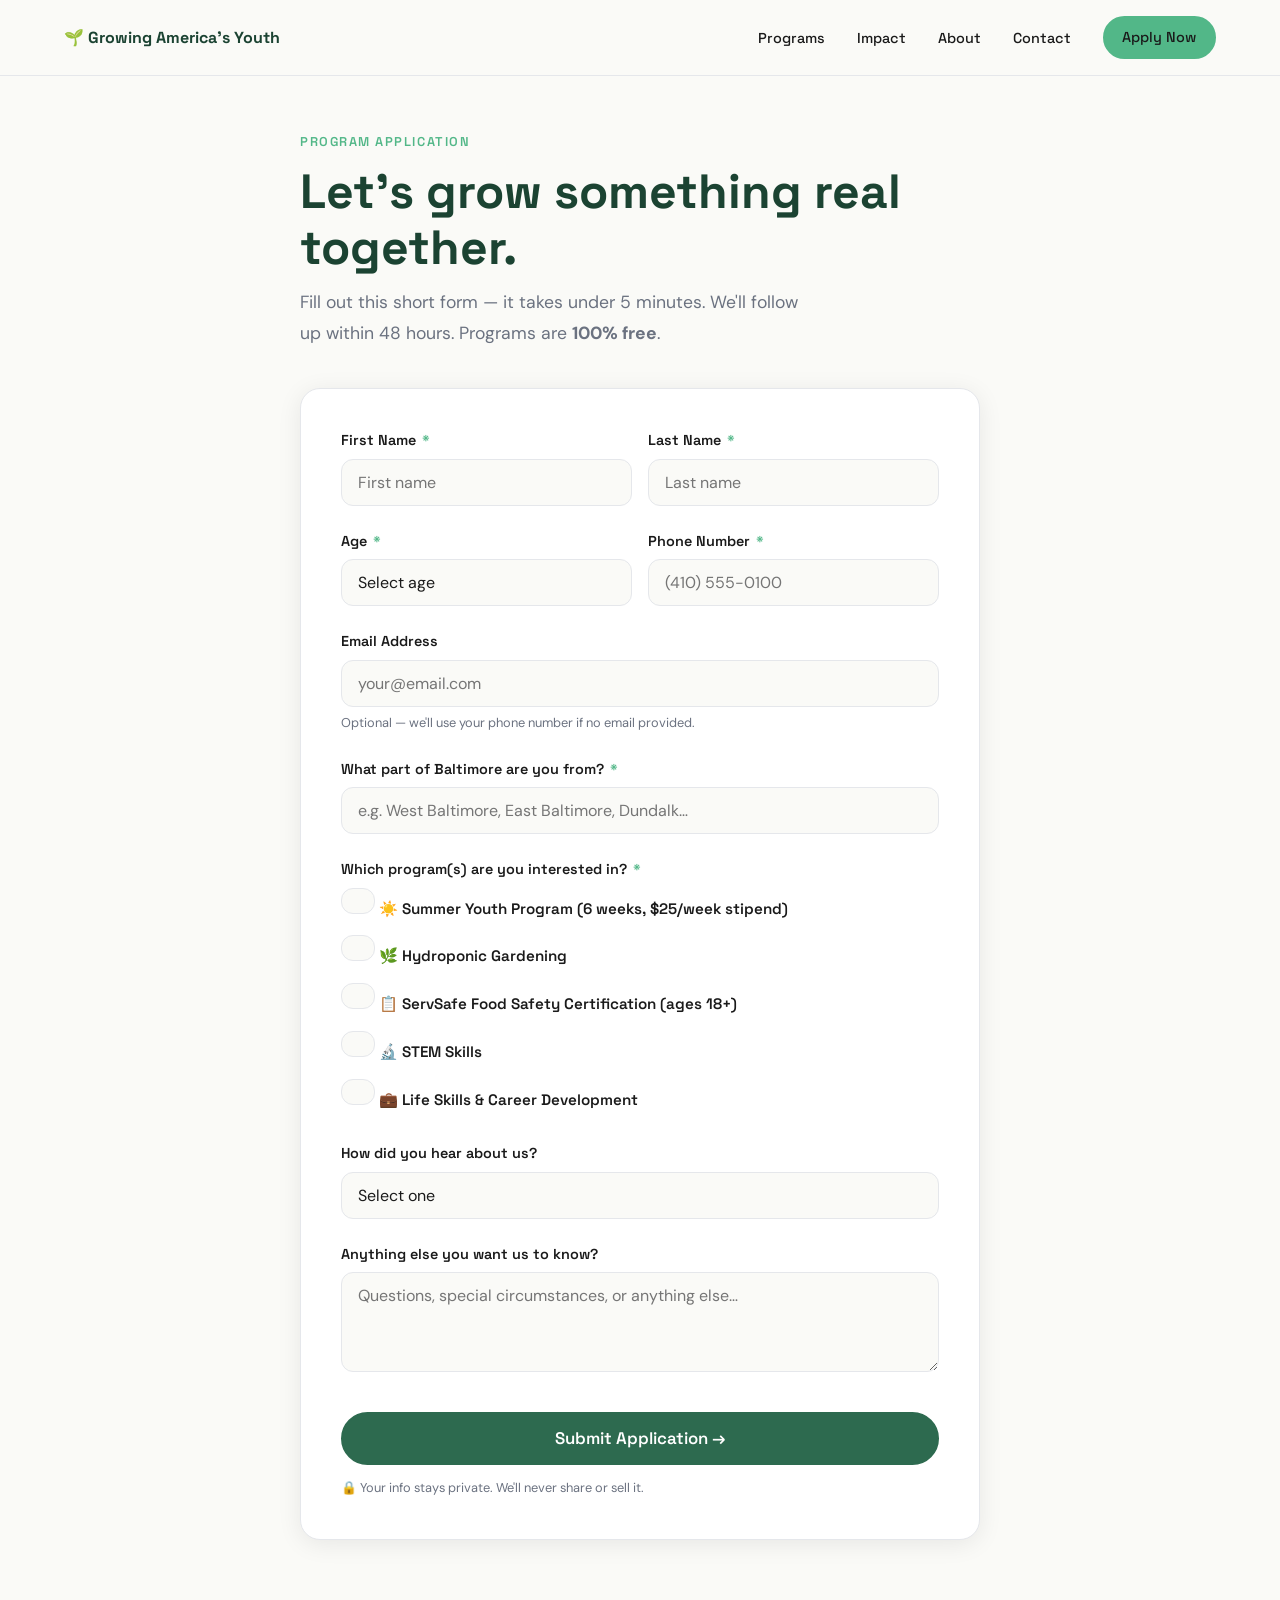
<file: apply.html>
<!DOCTYPE html>
<html lang="en">
<head>
  <meta charset="UTF-8" />
  <meta name="viewport" content="width=device-width, initial-scale=1.0" />
  <title>Apply — Growing America's Youth</title>
  <meta name="description" content="Apply to Growing America's Youth — free programs for Baltimore youth ages 13–24." />
  <link rel="preconnect" href="https://fonts.googleapis.com" />
  <link rel="preconnect" href="https://fonts.gstatic.com" crossorigin />
  <link href="https://fonts.googleapis.com/css2?family=Space+Grotesk:wght@400;500;600;700&family=DM+Sans:ital,wght@0,400;0,500;1,400&display=swap" rel="stylesheet" />
  <link rel="stylesheet" href="style.css" />
  <style>
    .apply-page {
      min-height: 100vh;
      padding: 8rem 1.5rem 4rem;
      background: var(--cream);
    }
    .apply-page__inner {
      max-width: 680px;
      margin: 0 auto;
    }
    .apply-page h1 {
      font-size: clamp(2rem, 5vw, 3rem);
      color: var(--green-dark);
      margin-bottom: 0.75rem;
    }
    .apply-page .lead {
      font-size: 1.1rem;
      color: var(--text-muted);
      margin-bottom: 2.5rem;
      max-width: 520px;
    }
    .form-card {
      background: var(--white);
      border-radius: var(--radius-lg);
      padding: 2.5rem;
      border: 1px solid var(--border);
      box-shadow: var(--shadow);
    }
    .form-group {
      margin-bottom: 1.5rem;
    }
    .form-group label {
      display: block;
      font-family: var(--font-head);
      font-weight: 600;
      font-size: 0.9rem;
      color: var(--text);
      margin-bottom: 0.4rem;
    }
    .form-group label .req { color: var(--green-bright); margin-left: 2px; }
    .form-group input,
    .form-group select,
    .form-group textarea {
      width: 100%;
      padding: 0.75rem 1rem;
      border: 1.5px solid var(--border);
      border-radius: var(--radius);
      font-family: var(--font-body);
      font-size: 1rem;
      color: var(--text);
      background: var(--cream);
      transition: border-color 0.2s, box-shadow 0.2s;
      appearance: none;
    }
    .form-group input:focus,
    .form-group select:focus,
    .form-group textarea:focus {
      outline: none;
      border-color: var(--green-bright);
      box-shadow: 0 0 0 3px rgba(82,183,136,0.15);
      background: var(--white);
    }
    .form-group textarea { resize: vertical; min-height: 100px; }
    .form-group select { cursor: pointer; }
    .form-row {
      display: grid;
      grid-template-columns: 1fr 1fr;
      gap: 1rem;
    }
    .form-hint {
      font-size: 0.8rem;
      color: var(--text-muted);
      margin-top: 0.3rem;
    }
    .form-submit {
      margin-top: 2rem;
      display: flex;
      flex-direction: column;
      align-items: flex-start;
      gap: 0.75rem;
    }
    .form-submit .btn { width: 100%; justify-content: center; }
    .form-privacy {
      font-size: 0.8rem;
      color: var(--text-muted);
      text-align: center;
    }
    .success-msg {
      display: none;
      background: var(--green-light);
      border: 1.5px solid var(--green-bright);
      border-radius: var(--radius-lg);
      padding: 2.5rem;
      text-align: center;
    }
    .success-msg h2 { color: var(--green-dark); margin-bottom: 0.75rem; }
    .success-msg p { max-width: 400px; margin: 0 auto 1.5rem; }
    .checkbox-group { display: flex; flex-direction: column; gap: 0.5rem; }
    .checkbox-item { display: flex; align-items: center; gap: 0.6rem; cursor: pointer; }
    .checkbox-item input[type=checkbox] {
      width: 18px; height: 18px;
      accent-color: var(--green-mid);
      cursor: pointer;
      flex-shrink: 0;
    }
    .checkbox-item span { font-size: 0.95rem; color: var(--text); }
    @media (max-width: 600px) {
      .form-row { grid-template-columns: 1fr; }
      .form-card { padding: 1.5rem; }
    }
  </style>
</head>
<body>

  <!-- NAV -->
  <nav class="nav" id="nav">
    <div class="nav__inner">
      <a href="index.html" class="nav__logo">🌱 Growing America's Youth</a>
      <ul class="nav__links">
        <li><a href="index.html#programs">Programs</a></li>
        <li><a href="index.html#impact">Impact</a></li>
        <li><a href="index.html#about">About</a></li>
        <li><a href="index.html#contact">Contact</a></li>
        <li><a href="apply.html" class="btn btn--nav">Apply Now</a></li>
      </ul>
      <button class="nav__hamburger" id="hamburger" aria-label="Open menu">
        <span></span><span></span><span></span>
      </button>
    </div>
    <div class="nav__mobile" id="mobile-menu">
      <a href="index.html#programs">Programs</a>
      <a href="index.html#impact">Impact</a>
      <a href="index.html#about">About</a>
      <a href="index.html#contact">Contact</a>
      <a href="apply.html" class="btn btn--green">Apply Now</a>
    </div>
  </nav>

  <div class="apply-page">
    <div class="apply-page__inner">
      <span class="eyebrow">Program Application</span>
      <h1>Let's grow something real together.</h1>
      <p class="lead">
        Fill out this short form — it takes under 5 minutes. We'll follow up within 48 hours.
        Programs are <strong>100% free</strong>.
      </p>

      <!-- FORM -->
      <div class="form-card" id="form-card">
        <form id="apply-form" novalidate>

          <div class="form-row">
            <div class="form-group">
              <label>First Name <span class="req">*</span></label>
              <input type="text" name="first_name" placeholder="First name" required />
            </div>
            <div class="form-group">
              <label>Last Name <span class="req">*</span></label>
              <input type="text" name="last_name" placeholder="Last name" required />
            </div>
          </div>

          <div class="form-row">
            <div class="form-group">
              <label>Age <span class="req">*</span></label>
              <select name="age" required>
                <option value="" disabled selected>Select age</option>
                <option>13</option><option>14</option><option>15</option>
                <option>16</option><option>17</option><option>18</option>
                <option>19</option><option>20</option><option>21</option>
                <option>22</option><option>23</option><option>24</option>
                <option>25+</option>
              </select>
            </div>
            <div class="form-group">
              <label>Phone Number <span class="req">*</span></label>
              <input type="tel" name="phone" placeholder="(410) 555-0100" required />
            </div>
          </div>

          <div class="form-group">
            <label>Email Address</label>
            <input type="email" name="email" placeholder="your@email.com" />
            <p class="form-hint">Optional — we'll use your phone number if no email provided.</p>
          </div>

          <div class="form-group">
            <label>What part of Baltimore are you from? <span class="req">*</span></label>
            <input type="text" name="neighborhood" placeholder="e.g. West Baltimore, East Baltimore, Dundalk…" required />
          </div>

          <div class="form-group">
            <label>Which program(s) are you interested in? <span class="req">*</span></label>
            <div class="checkbox-group">
              <label class="checkbox-item">
                <input type="checkbox" name="program" value="Summer Youth Program" />
                <span>☀️ Summer Youth Program (6 weeks, $25/week stipend)</span>
              </label>
              <label class="checkbox-item">
                <input type="checkbox" name="program" value="Hydroponic Gardening" />
                <span>🌿 Hydroponic Gardening</span>
              </label>
              <label class="checkbox-item">
                <input type="checkbox" name="program" value="ServSafe Certification" />
                <span>📋 ServSafe Food Safety Certification (ages 18+)</span>
              </label>
              <label class="checkbox-item">
                <input type="checkbox" name="program" value="STEM Skills" />
                <span>🔬 STEM Skills</span>
              </label>
              <label class="checkbox-item">
                <input type="checkbox" name="program" value="Life Skills & Career Development" />
                <span>💼 Life Skills & Career Development</span>
              </label>
            </div>
          </div>

          <div class="form-group">
            <label>How did you hear about us?</label>
            <select name="referral">
              <option value="" disabled selected>Select one</option>
              <option>Friend or family member</option>
              <option>School or teacher</option>
              <option>Social media</option>
              <option>Reddit</option>
              <option>Community organization</option>
              <option>Flyer or poster</option>
              <option>Other</option>
            </select>
          </div>

          <div class="form-group">
            <label>Anything else you want us to know?</label>
            <textarea name="notes" placeholder="Questions, special circumstances, or anything else…"></textarea>
          </div>

          <div class="form-submit">
            <button type="submit" class="btn btn--green btn--lg">Submit Application →</button>
            <p class="form-privacy">🔒 Your info stays private. We'll never share or sell it.</p>
          </div>

        </form>
      </div>

      <!-- SUCCESS STATE -->
      <div class="success-msg" id="success-msg">
        <div style="font-size:3rem; margin-bottom:1rem;">🌱</div>
        <h2>You're in! We'll be in touch.</h2>
        <p>
          Thanks for applying. Someone from Growing America's Youth will reach out within
          <strong>48 hours</strong> to talk next steps. Get ready to grow something real.
        </p>
        <a href="index.html" class="btn btn--green">← Back to Home</a>
      </div>

    </div>
  </div>

  <script src="main.js"></script>
  <script>
    // Nav scroll
    const nav = document.getElementById('nav');
    window.addEventListener('scroll', () => nav.classList.toggle('scrolled', window.scrollY > 20));

    // Hamburger
    const hamburger = document.getElementById('hamburger');
    const mobileMenu = document.getElementById('mobile-menu');
    hamburger.addEventListener('click', () => mobileMenu.classList.toggle('open'));

    // Form submission — sends to Formspree (free tier, no backend needed)
    const form = document.getElementById('apply-form');
    const formCard = document.getElementById('form-card');
    const successMsg = document.getElementById('success-msg');

    form.addEventListener('submit', async (e) => {
      e.preventDefault();

      // Basic validation
      const required = form.querySelectorAll('[required]');
      let valid = true;
      required.forEach(field => {
        if (!field.value.trim()) {
          field.style.borderColor = '#EF4444';
          valid = false;
        } else {
          field.style.borderColor = '';
        }
      });

      // Check at least one program selected
      const checked = form.querySelectorAll('input[name="program"]:checked');
      if (checked.length === 0) {
        valid = false;
        form.querySelector('.checkbox-group').style.outline = '2px solid #EF4444';
        form.querySelector('.checkbox-group').style.borderRadius = '8px';
      }

      if (!valid) return;

      // Collect form data
      const data = new FormData(form);
      const programs = [...form.querySelectorAll('input[name="program"]:checked')].map(c => c.value);

      // Submit to Formspree (replace FORM_ID once Mickey sets up account)
      const FORMSPREE_ID = 'REPLACE_WITH_FORMSPREE_ID';

      const submitBtn = form.querySelector('button[type=submit]');
      submitBtn.textContent = 'Sending…';
      submitBtn.disabled = true;

      if (FORMSPREE_ID === 'REPLACE_WITH_FORMSPREE_ID') {
        // Dev mode — just show success
        setTimeout(() => {
          formCard.style.display = 'none';
          successMsg.style.display = 'block';
        }, 800);
        return;
      }

      try {
        const payload = {
          first_name: data.get('first_name'),
          last_name: data.get('last_name'),
          age: data.get('age'),
          phone: data.get('phone'),
          email: data.get('email'),
          neighborhood: data.get('neighborhood'),
          programs: programs.join(', '),
          referral: data.get('referral'),
          notes: data.get('notes'),
        };

        const res = await fetch(`https://formspree.io/f/${FORMSPREE_ID}`, {
          method: 'POST',
          headers: { 'Content-Type': 'application/json', 'Accept': 'application/json' },
          body: JSON.stringify(payload),
        });

        if (res.ok) {
          formCard.style.display = 'none';
          successMsg.style.display = 'block';
        } else {
          submitBtn.textContent = 'Something went wrong — try again';
          submitBtn.disabled = false;
        }
      } catch {
        submitBtn.textContent = 'Something went wrong — try again';
        submitBtn.disabled = false;
      }
    });
  </script>
</body>
</html>
</file>
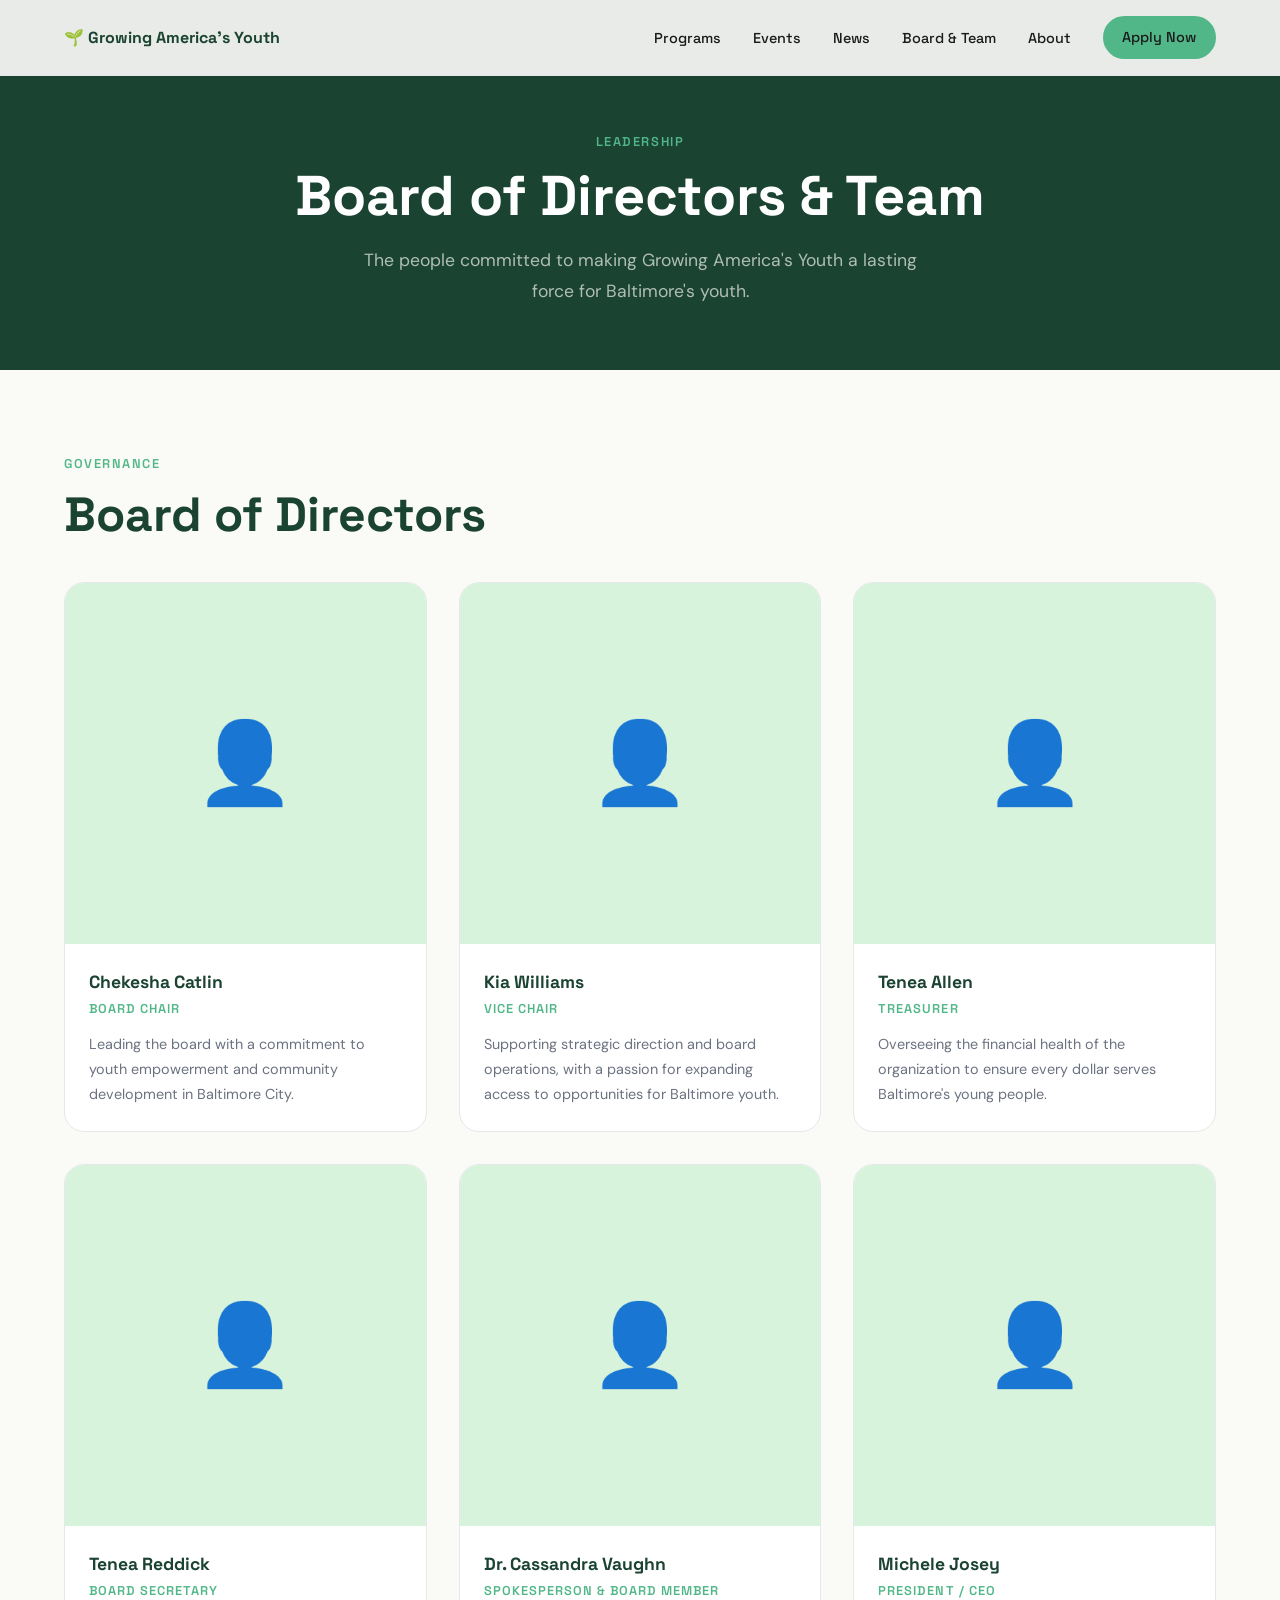
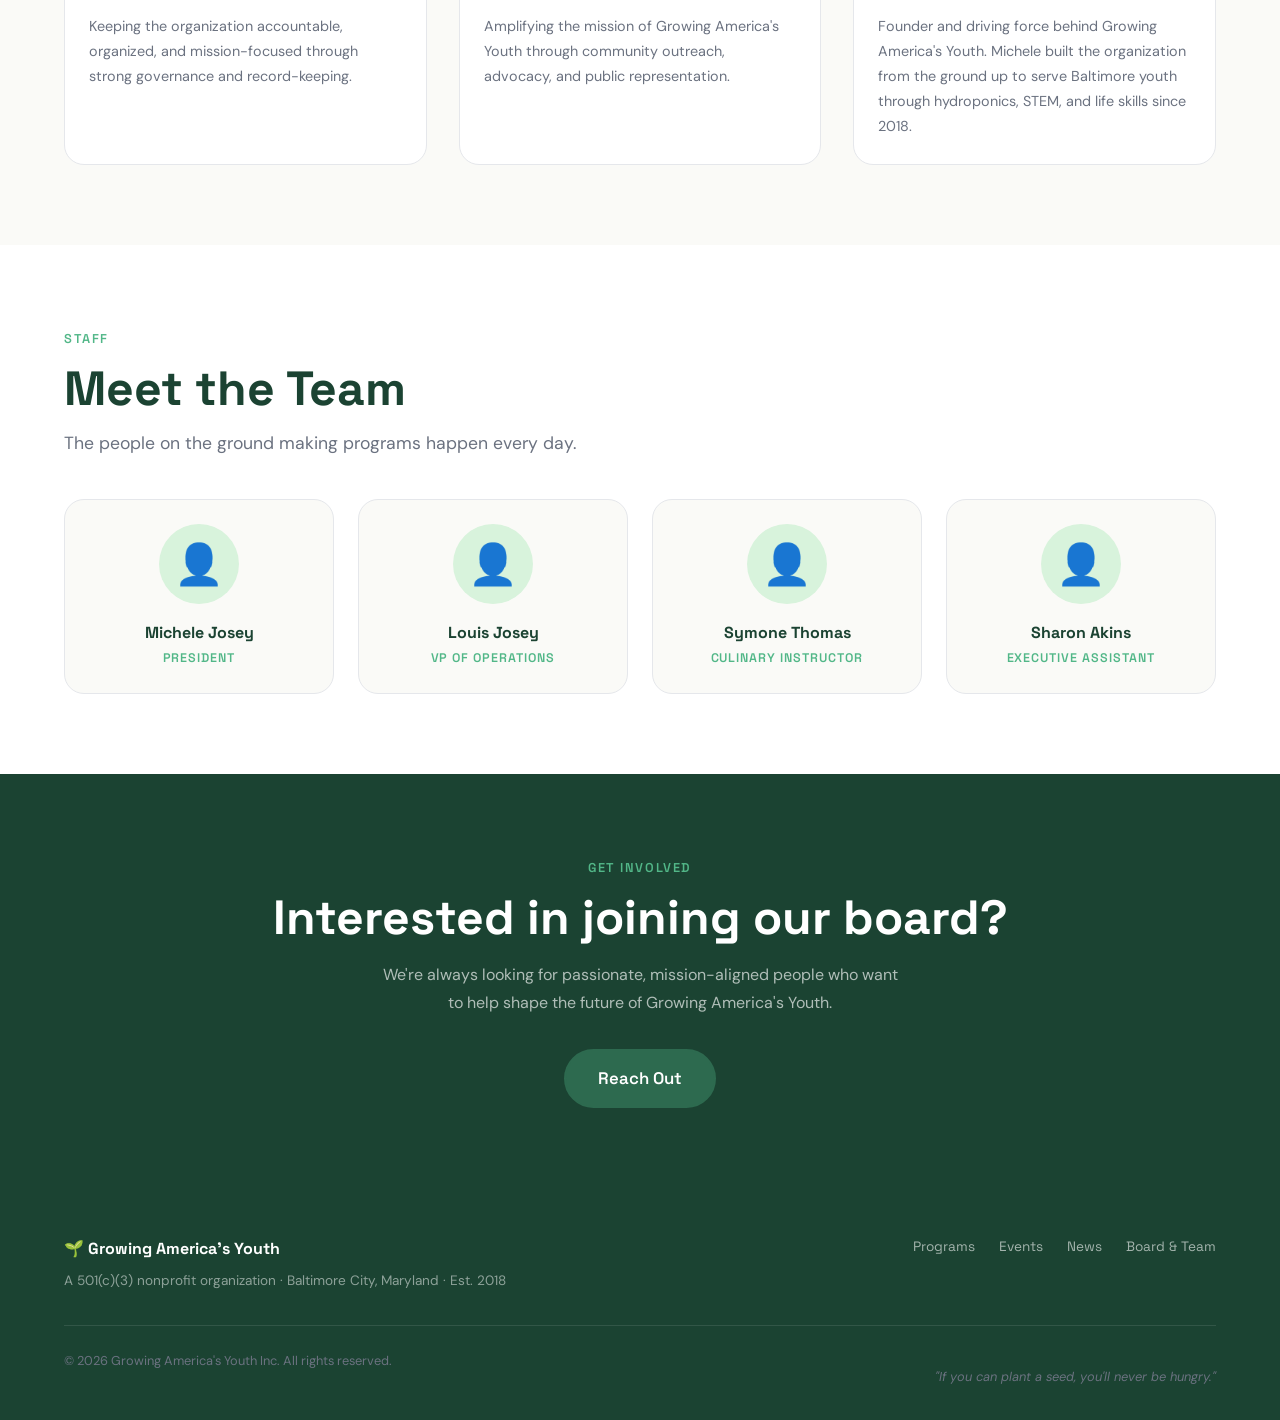
<file: board.html>
<!DOCTYPE html>
<html lang="en">
<head>
  <meta charset="UTF-8" />
  <meta name="viewport" content="width=device-width, initial-scale=1.0" />
  <title>Board of Directors — Growing America's Youth</title>
  <meta name="description" content="Meet the board of directors and team of Growing America's Youth, a Baltimore City 501(c)(3) nonprofit." />
  <link rel="preconnect" href="https://fonts.googleapis.com" />
  <link rel="preconnect" href="https://fonts.gstatic.com" crossorigin />
  <link href="https://fonts.googleapis.com/css2?family=Space+Grotesk:wght@400;500;600;700&family=DM+Sans:ital,wght@0,400;0,500;1,400&display=swap" rel="stylesheet" />
  <link rel="stylesheet" href="style.css" />
  <style>
    .page-hero { background: var(--green-dark); padding: 8rem 1.5rem 4rem; text-align: center; }
    .page-hero h1 { color: #fff; font-size: clamp(2.2rem, 5vw, 3.5rem); margin-bottom: 1rem; }
    .page-hero p { color: rgba(255,255,255,0.65); max-width: 560px; margin: 0 auto; font-size: 1.1rem; }
    .board-section { padding: 5rem 0; background: var(--cream); }
    .board-section h2 { color: var(--green-dark); margin-bottom: 0.5rem; }
    .board-grid { display: grid; grid-template-columns: repeat(3, 1fr); gap: 2rem; margin-top: 2.5rem; }
    .board-card { background: var(--white); border-radius: var(--radius-lg); overflow: hidden; border: 1px solid var(--border); transition: transform 0.2s, box-shadow 0.2s; }
    .board-card:hover { transform: translateY(-4px); box-shadow: var(--shadow-lg); }
    .board-card__avatar { width: 100%; aspect-ratio: 1; background: var(--green-light); display: flex; align-items: center; justify-content: center; font-size: 5rem; }
    .board-card__body { padding: 1.5rem; }
    .board-card__name { font-family: var(--font-head); font-weight: 700; font-size: 1.1rem; color: var(--green-dark); margin-bottom: 0.2rem; }
    .board-card__title { font-family: var(--font-head); font-size: 0.8rem; font-weight: 600; color: var(--green-bright); text-transform: uppercase; letter-spacing: 0.08em; margin-bottom: 0.75rem; }
    .board-card__bio { font-size: 0.9rem; color: var(--text-muted); }
    .team-section { padding: 5rem 0; background: var(--white); }
    .team-section h2 { color: var(--green-dark); margin-bottom: 0.5rem; }
    .team-grid { display: grid; grid-template-columns: repeat(4, 1fr); gap: 1.5rem; margin-top: 2.5rem; }
    .team-card { background: var(--cream); border-radius: var(--radius-lg); padding: 1.5rem; text-align: center; border: 1px solid var(--border); }
    .team-card__avatar { width: 80px; height: 80px; background: var(--green-light); border-radius: 50%; display: flex; align-items: center; justify-content: center; font-size: 2.5rem; margin: 0 auto 1rem; }
    .team-card__name { font-family: var(--font-head); font-weight: 700; color: var(--green-dark); margin-bottom: 0.2rem; }
    .team-card__title { font-family: var(--font-head); font-size: 0.78rem; font-weight: 600; color: var(--green-bright); text-transform: uppercase; letter-spacing: 0.08em; }
    .join-board { background: var(--green-dark); padding: 5rem 0; text-align: center; }
    .join-board h2 { color: #fff; margin-bottom: 1rem; }
    .join-board p { color: rgba(255,255,255,0.65); max-width: 520px; margin: 0 auto 2rem; }
    @media (max-width: 900px) { .board-grid { grid-template-columns: 1fr 1fr; } .team-grid { grid-template-columns: 1fr 1fr; } }
    @media (max-width: 600px) { .board-grid { grid-template-columns: 1fr; } .team-grid { grid-template-columns: 1fr 1fr; } }
  </style>
</head>
<body>
  <nav class="nav" id="nav">
    <div class="nav__inner">
      <a href="index.html" class="nav__logo">🌱 Growing America's Youth</a>
      <ul class="nav__links">
        <li><a href="index.html#programs">Programs</a></li>
        <li><a href="events.html">Events</a></li>
        <li><a href="news.html">News</a></li>
        <li><a href="board.html">Board & Team</a></li>
        <li><a href="index.html#about">About</a></li>
        <li><a href="apply.html" class="btn btn--nav">Apply Now</a></li>
      </ul>
      <button class="nav__hamburger" id="hamburger" aria-label="Open menu">
        <span></span><span></span><span></span>
      </button>
    </div>
    <div class="nav__mobile" id="mobile-menu">
      <a href="index.html#programs">Programs</a>
      <a href="events.html">Events</a>
      <a href="news.html">News</a>
      <a href="board.html">Board & Team</a>
      <a href="index.html#about">About</a>
      <a href="apply.html" class="btn btn--green">Apply Now</a>
    </div>
  </nav>

  <div class="page-hero">
    <span class="eyebrow">Leadership</span>
    <h1>Board of Directors &amp; Team</h1>
    <p>The people committed to making Growing America's Youth a lasting force for Baltimore's youth.</p>
  </div>

  <!-- BOARD -->
  <section class="board-section">
    <div class="container">
      <span class="eyebrow">Governance</span>
      <h2>Board of Directors</h2>
      <div class="board-grid">

        <div class="board-card">
          <div class="board-card__avatar">👤</div>
          <div class="board-card__body">
            <div class="board-card__name">Chekesha Catlin</div>
            <div class="board-card__title">Board Chair</div>
            <p class="board-card__bio">Leading the board with a commitment to youth empowerment and community development in Baltimore City.</p>
          </div>
        </div>

        <div class="board-card">
          <div class="board-card__avatar">👤</div>
          <div class="board-card__body">
            <div class="board-card__name">Kia Williams</div>
            <div class="board-card__title">Vice Chair</div>
            <p class="board-card__bio">Supporting strategic direction and board operations, with a passion for expanding access to opportunities for Baltimore youth.</p>
          </div>
        </div>

        <div class="board-card">
          <div class="board-card__avatar">👤</div>
          <div class="board-card__body">
            <div class="board-card__name">Tenea Allen</div>
            <div class="board-card__title">Treasurer</div>
            <p class="board-card__bio">Overseeing the financial health of the organization to ensure every dollar serves Baltimore's young people.</p>
          </div>
        </div>

        <div class="board-card">
          <div class="board-card__avatar">👤</div>
          <div class="board-card__body">
            <div class="board-card__name">Tenea Reddick</div>
            <div class="board-card__title">Board Secretary</div>
            <p class="board-card__bio">Keeping the organization accountable, organized, and mission-focused through strong governance and record-keeping.</p>
          </div>
        </div>

        <div class="board-card">
          <div class="board-card__avatar">👤</div>
          <div class="board-card__body">
            <div class="board-card__name">Dr. Cassandra Vaughn</div>
            <div class="board-card__title">Spokesperson & Board Member</div>
            <p class="board-card__bio">Amplifying the mission of Growing America's Youth through community outreach, advocacy, and public representation.</p>
          </div>
        </div>

        <div class="board-card">
          <div class="board-card__avatar">👤</div>
          <div class="board-card__body">
            <div class="board-card__name">Michele Josey</div>
            <div class="board-card__title">President / CEO</div>
            <p class="board-card__bio">Founder and driving force behind Growing America's Youth. Michele built the organization from the ground up to serve Baltimore youth through hydroponics, STEM, and life skills since 2018.</p>
          </div>
        </div>

      </div>
    </div>
  </section>

  <!-- TEAM -->
  <section class="team-section">
    <div class="container">
      <span class="eyebrow">Staff</span>
      <h2>Meet the Team</h2>
      <p class="section-sub">The people on the ground making programs happen every day.</p>
      <div class="team-grid">

        <div class="team-card">
          <div class="team-card__avatar">👤</div>
          <div class="team-card__name">Michele Josey</div>
          <div class="team-card__title">President</div>
        </div>

        <div class="team-card">
          <div class="team-card__avatar">👤</div>
          <div class="team-card__name">Louis Josey</div>
          <div class="team-card__title">VP of Operations</div>
        </div>

        <div class="team-card">
          <div class="team-card__avatar">👤</div>
          <div class="team-card__name">Symone Thomas</div>
          <div class="team-card__title">Culinary Instructor</div>
        </div>

        <div class="team-card">
          <div class="team-card__avatar">👤</div>
          <div class="team-card__name">Sharon Akins</div>
          <div class="team-card__title">Executive Assistant</div>
        </div>

      </div>
    </div>
  </section>

  <section class="join-board">
    <div class="container">
      <span class="eyebrow" style="color:var(--green-bright);">Get involved</span>
      <h2>Interested in joining our board?</h2>
      <p>We're always looking for passionate, mission-aligned people who want to help shape the future of Growing America's Youth.</p>
      <a href="mailto:mjosey@growingamericasyouth.org?subject=Board Interest" class="btn btn--green btn--lg">Reach Out</a>
    </div>
  </section>

  <footer class="footer">
    <div class="container">
      <div class="footer__inner">
        <div>
          <strong>🌱 Growing America's Youth</strong>
          <p>A 501(c)(3) nonprofit organization · Baltimore City, Maryland · Est. 2018</p>
        </div>
        <div class="footer__links">
          <a href="index.html#programs">Programs</a>
          <a href="events.html">Events</a>
          <a href="news.html">News</a>
          <a href="board.html">Board & Team</a>
        </div>
      </div>
      <div class="footer__bottom">
        <p>© 2026 Growing America's Youth Inc. All rights reserved.</p>
        <p><em>"If you can plant a seed, you'll never be hungry."</em></p>
      </div>
    </div>
  </footer>

  <script>
    const nav = document.getElementById('nav');
    window.addEventListener('scroll', () => nav.classList.toggle('scrolled', window.scrollY > 20));
    const hamburger = document.getElementById('hamburger');
    const mobileMenu = document.getElementById('mobile-menu');
    hamburger.addEventListener('click', () => mobileMenu.classList.toggle('open'));
  </script>
</body>
</html>
</file>
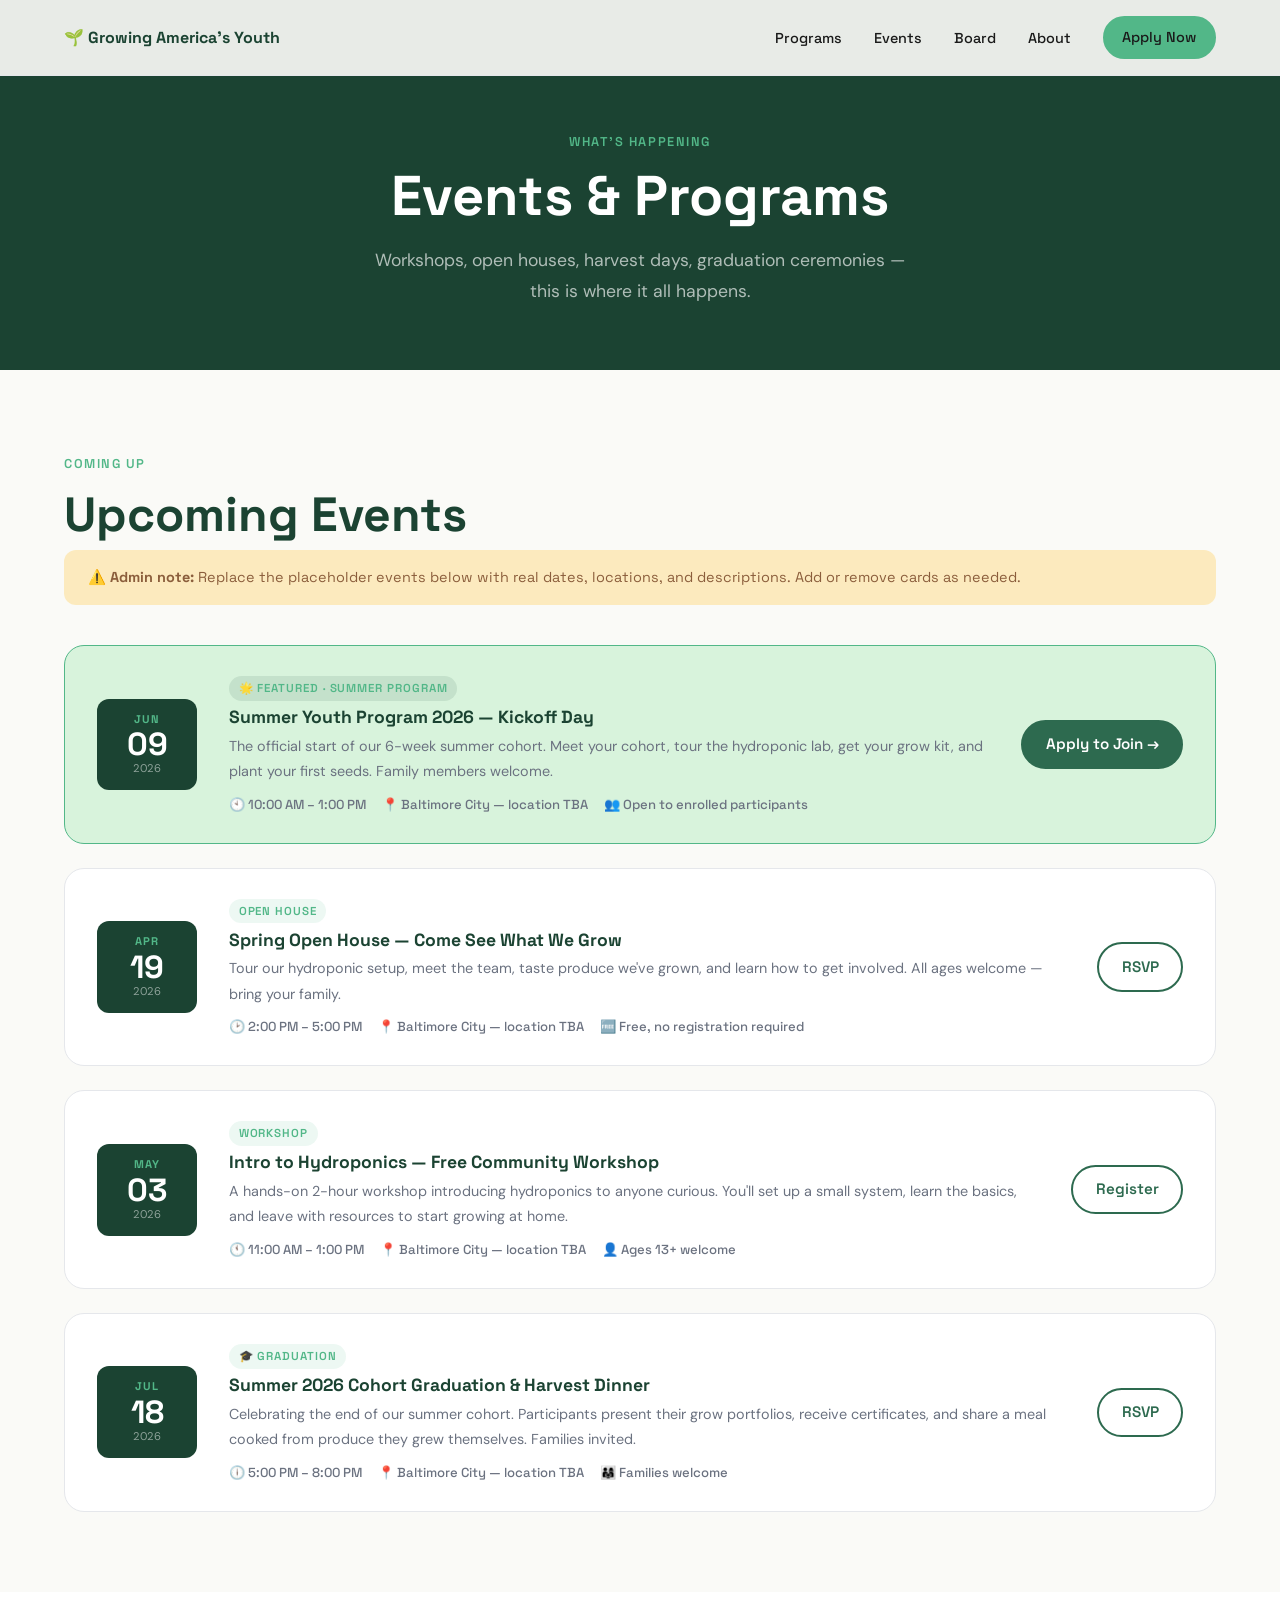
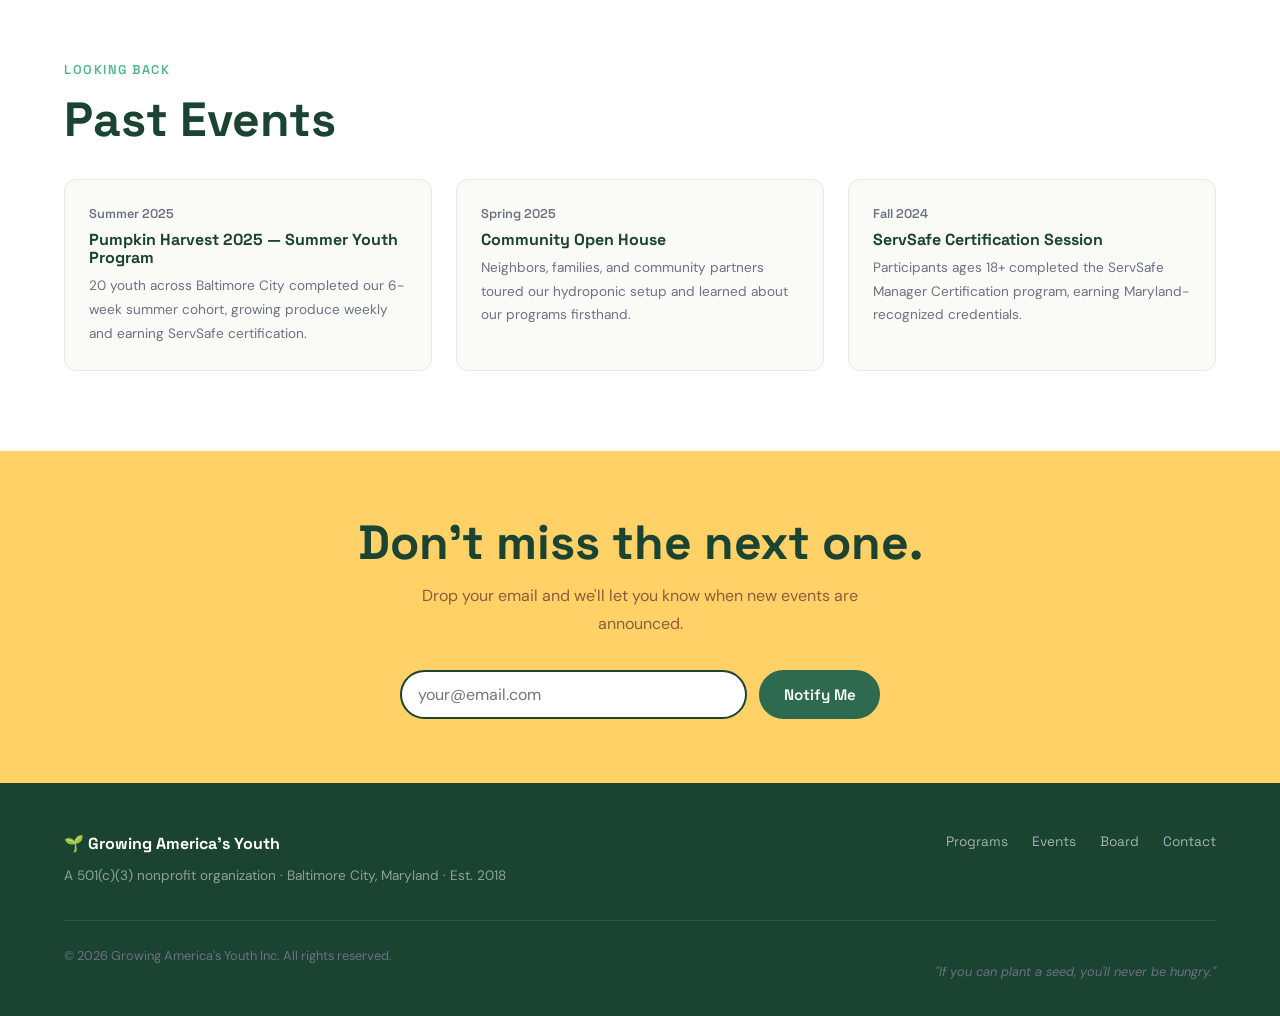
<file: events.html>
<!DOCTYPE html>
<html lang="en">
<head>
  <meta charset="UTF-8" />
  <meta name="viewport" content="width=device-width, initial-scale=1.0" />
  <title>Events — Growing America's Youth</title>
  <meta name="description" content="Upcoming events, programs, and community gatherings from Growing America's Youth in Baltimore." />
  <link rel="preconnect" href="https://fonts.googleapis.com" />
  <link rel="preconnect" href="https://fonts.gstatic.com" crossorigin />
  <link href="https://fonts.googleapis.com/css2?family=Space+Grotesk:wght@400;500;600;700&family=DM+Sans:ital,wght@0,400;0,500;1,400&display=swap" rel="stylesheet" />
  <link rel="stylesheet" href="style.css" />
  <style>
    .page-hero {
      background: var(--green-dark);
      padding: 8rem 1.5rem 4rem;
      text-align: center;
    }
    .page-hero h1 { color: #fff; font-size: clamp(2.2rem, 5vw, 3.5rem); margin-bottom: 1rem; }
    .page-hero p { color: rgba(255,255,255,0.65); max-width: 560px; margin: 0 auto; font-size: 1.1rem; }

    .events-section { padding: 5rem 0; background: var(--cream); }
    .events-section h2 { color: var(--green-dark); margin-bottom: 0.5rem; }

    .events-list {
      display: flex;
      flex-direction: column;
      gap: 1.5rem;
      margin-top: 2.5rem;
    }

    .event-card {
      background: var(--white);
      border-radius: var(--radius-lg);
      border: 1px solid var(--border);
      display: grid;
      grid-template-columns: 100px 1fr auto;
      align-items: center;
      gap: 2rem;
      padding: 1.75rem 2rem;
      transition: transform 0.2s, box-shadow 0.2s;
    }
    .event-card:hover { transform: translateY(-3px); box-shadow: var(--shadow-lg); }

    .event-card--featured {
      border-color: var(--green-bright);
      background: var(--green-light);
    }

    .event-date {
      text-align: center;
      background: var(--green-dark);
      color: #fff;
      border-radius: var(--radius);
      padding: 0.75rem 0.5rem;
      flex-shrink: 0;
    }
    .event-date__month {
      font-family: var(--font-head);
      font-size: 0.7rem;
      font-weight: 700;
      text-transform: uppercase;
      letter-spacing: 0.1em;
      color: var(--green-bright);
      display: block;
    }
    .event-date__day {
      font-family: var(--font-head);
      font-size: 2rem;
      font-weight: 700;
      line-height: 1;
      display: block;
    }
    .event-date__year {
      font-size: 0.7rem;
      color: rgba(255,255,255,0.5);
      display: block;
    }

    .event-info { flex: 1; min-width: 0; }
    .event-tag {
      display: inline-block;
      font-family: var(--font-head);
      font-size: 0.72rem;
      font-weight: 600;
      letter-spacing: 0.08em;
      text-transform: uppercase;
      color: var(--green-bright);
      background: rgba(82,183,136,0.1);
      padding: 0.2rem 0.6rem;
      border-radius: 100px;
      margin-bottom: 0.4rem;
    }
    .event-card--featured .event-tag { background: rgba(27,67,50,0.1); }
    .event-info h3 {
      font-family: var(--font-head);
      font-size: 1.1rem;
      color: var(--green-dark);
      margin-bottom: 0.4rem;
    }
    .event-info p { font-size: 0.9rem; margin: 0; }
    .event-meta {
      display: flex;
      flex-wrap: wrap;
      gap: 1rem;
      margin-top: 0.6rem;
      font-size: 0.82rem;
      font-family: var(--font-head);
      font-weight: 500;
      color: var(--text-muted);
    }
    .event-meta span { display: flex; align-items: center; gap: 0.3rem; }

    .event-action { flex-shrink: 0; }

    .no-events {
      text-align: center;
      padding: 4rem 2rem;
      background: var(--white);
      border-radius: var(--radius-lg);
      border: 1px solid var(--border);
    }
    .no-events p { max-width: 400px; margin: 1rem auto 0; }

    .past-events { padding: 4rem 0 5rem; background: var(--white); }
    .past-events h2 { color: var(--green-dark); margin-bottom: 2rem; }
    .past-grid {
      display: grid;
      grid-template-columns: repeat(3, 1fr);
      gap: 1.5rem;
    }
    .past-card {
      border-radius: var(--radius);
      background: var(--cream);
      border: 1px solid var(--border);
      padding: 1.5rem;
    }
    .past-card__date {
      font-family: var(--font-head);
      font-size: 0.8rem;
      font-weight: 600;
      color: var(--text-muted);
      margin-bottom: 0.4rem;
    }
    .past-card h4 { color: var(--green-dark); font-size: 1rem; margin-bottom: 0.4rem; }
    .past-card p { font-size: 0.85rem; margin: 0; }

    .notify-section {
      background: var(--yellow);
      padding: 4rem 0;
      text-align: center;
    }
    .notify-section h2 { color: var(--green-dark); margin-bottom: 0.75rem; }
    .notify-section p { color: var(--earth); max-width: 480px; margin: 0 auto 2rem; }
    .notify-form {
      display: flex;
      gap: 0.75rem;
      justify-content: center;
      flex-wrap: wrap;
      max-width: 480px;
      margin: 0 auto;
    }
    .notify-form input {
      flex: 1;
      min-width: 220px;
      padding: 0.75rem 1rem;
      border: 2px solid var(--green-dark);
      border-radius: 100px;
      font-family: var(--font-body);
      font-size: 1rem;
      background: #fff;
    }
    .notify-form input:focus { outline: none; border-color: var(--green-mid); }

    .placeholder-notice {
      background: rgba(255,209,102,0.4);
      border-radius: var(--radius);
      padding: 1rem 1.5rem;
      margin-bottom: 2rem;
      font-family: var(--font-head);
      font-size: 0.9rem;
      color: var(--earth);
    }

    @media (max-width: 768px) {
      .event-card { grid-template-columns: 80px 1fr; }
      .event-action { grid-column: 2; }
      .past-grid { grid-template-columns: 1fr 1fr; }
    }
    @media (max-width: 500px) {
      .event-card { grid-template-columns: 1fr; gap: 1rem; }
      .event-date { width: 80px; }
      .past-grid { grid-template-columns: 1fr; }
    }
  </style>
</head>
<body>

  <nav class="nav" id="nav">
    <div class="nav__inner">
      <a href="index.html" class="nav__logo">🌱 Growing America's Youth</a>
      <ul class="nav__links">
        <li><a href="index.html#programs">Programs</a></li>
        <li><a href="events.html">Events</a></li>
        <li><a href="board.html">Board</a></li>
        <li><a href="index.html#about">About</a></li>
        <li><a href="apply.html" class="btn btn--nav">Apply Now</a></li>
      </ul>
      <button class="nav__hamburger" id="hamburger" aria-label="Open menu">
        <span></span><span></span><span></span>
      </button>
    </div>
    <div class="nav__mobile" id="mobile-menu">
      <a href="index.html#programs">Programs</a>
      <a href="events.html">Events</a>
      <a href="board.html">Board</a>
      <a href="index.html#about">About</a>
      <a href="apply.html" class="btn btn--green">Apply Now</a>
    </div>
  </nav>

  <div class="page-hero">
    <span class="eyebrow">What's happening</span>
    <h1>Events & Programs</h1>
    <p>Workshops, open houses, harvest days, graduation ceremonies — this is where it all happens.</p>
  </div>

  <!-- UPCOMING EVENTS -->
  <section class="events-section">
    <div class="container">
      <span class="eyebrow">Coming up</span>
      <h2>Upcoming Events</h2>

      <div class="placeholder-notice">
        ⚠️ <strong>Admin note:</strong> Replace the placeholder events below with real dates, locations, and descriptions. Add or remove cards as needed.
      </div>

      <div class="events-list">

        <!-- FEATURED EVENT -->
        <div class="event-card event-card--featured">
          <div class="event-date">
            <span class="event-date__month">Jun</span>
            <span class="event-date__day">09</span>
            <span class="event-date__year">2026</span>
          </div>
          <div class="event-info">
            <span class="event-tag">🌟 Featured · Summer Program</span>
            <h3>Summer Youth Program 2026 — Kickoff Day</h3>
            <p>The official start of our 6-week summer cohort. Meet your cohort, tour the hydroponic lab, get your grow kit, and plant your first seeds. Family members welcome.</p>
            <div class="event-meta">
              <span>🕙 10:00 AM – 1:00 PM</span>
              <span>📍 Baltimore City — location TBA</span>
              <span>👥 Open to enrolled participants</span>
            </div>
          </div>
          <div class="event-action">
            <a href="apply.html" class="btn btn--green">Apply to Join →</a>
          </div>
        </div>

        <div class="event-card">
          <div class="event-date">
            <span class="event-date__month">Apr</span>
            <span class="event-date__day">19</span>
            <span class="event-date__year">2026</span>
          </div>
          <div class="event-info">
            <span class="event-tag">Open House</span>
            <h3>Spring Open House — Come See What We Grow</h3>
            <p>Tour our hydroponic setup, meet the team, taste produce we've grown, and learn how to get involved. All ages welcome — bring your family.</p>
            <div class="event-meta">
              <span>🕑 2:00 PM – 5:00 PM</span>
              <span>📍 Baltimore City — location TBA</span>
              <span>🆓 Free, no registration required</span>
            </div>
          </div>
          <div class="event-action">
            <a href="mailto:mjosey@growingamericasyouth.org?subject=Open House RSVP" class="btn btn--outline">RSVP</a>
          </div>
        </div>

        <div class="event-card">
          <div class="event-date">
            <span class="event-date__month">May</span>
            <span class="event-date__day">03</span>
            <span class="event-date__year">2026</span>
          </div>
          <div class="event-info">
            <span class="event-tag">Workshop</span>
            <h3>Intro to Hydroponics — Free Community Workshop</h3>
            <p>A hands-on 2-hour workshop introducing hydroponics to anyone curious. You'll set up a small system, learn the basics, and leave with resources to start growing at home.</p>
            <div class="event-meta">
              <span>🕚 11:00 AM – 1:00 PM</span>
              <span>📍 Baltimore City — location TBA</span>
              <span>👤 Ages 13+ welcome</span>
            </div>
          </div>
          <div class="event-action">
            <a href="mailto:mjosey@growingamericasyouth.org?subject=Workshop Registration" class="btn btn--outline">Register</a>
          </div>
        </div>

        <div class="event-card">
          <div class="event-date">
            <span class="event-date__month">Jul</span>
            <span class="event-date__day">18</span>
            <span class="event-date__year">2026</span>
          </div>
          <div class="event-info">
            <span class="event-tag">🎓 Graduation</span>
            <h3>Summer 2026 Cohort Graduation & Harvest Dinner</h3>
            <p>Celebrating the end of our summer cohort. Participants present their grow portfolios, receive certificates, and share a meal cooked from produce they grew themselves. Families invited.</p>
            <div class="event-meta">
              <span>🕕 5:00 PM – 8:00 PM</span>
              <span>📍 Baltimore City — location TBA</span>
              <span>👨‍👩‍👧 Families welcome</span>
            </div>
          </div>
          <div class="event-action">
            <a href="mailto:mjosey@growingamericasyouth.org?subject=Graduation RSVP" class="btn btn--outline">RSVP</a>
          </div>
        </div>

      </div>
    </div>
  </section>

  <!-- PAST EVENTS -->
  <section class="past-events">
    <div class="container">
      <span class="eyebrow">Looking back</span>
      <h2>Past Events</h2>
      <div class="past-grid">

        <div class="past-card">
          <div class="past-card__date">Summer 2025</div>
          <h4>Pumpkin Harvest 2025 — Summer Youth Program</h4>
          <p>20 youth across Baltimore City completed our 6-week summer cohort, growing produce weekly and earning ServSafe certification.</p>
        </div>

        <div class="past-card">
          <div class="past-card__date">Spring 2025</div>
          <h4>Community Open House</h4>
          <p>Neighbors, families, and community partners toured our hydroponic setup and learned about our programs firsthand.</p>
        </div>

        <div class="past-card">
          <div class="past-card__date">Fall 2024</div>
          <h4>ServSafe Certification Session</h4>
          <p>Participants ages 18+ completed the ServSafe Manager Certification program, earning Maryland-recognized credentials.</p>
        </div>

      </div>
    </div>
  </section>

  <!-- NOTIFY -->
  <section class="notify-section">
    <div class="container">
      <h2>Don't miss the next one.</h2>
      <p>Drop your email and we'll let you know when new events are announced.</p>
      <form class="notify-form" onsubmit="handleNotify(event)">
        <input type="email" placeholder="your@email.com" required />
        <button type="submit" class="btn btn--green">Notify Me</button>
      </form>
    </div>
  </section>

  <footer class="footer">
    <div class="container">
      <div class="footer__inner">
        <div>
          <strong>🌱 Growing America's Youth</strong>
          <p>A 501(c)(3) nonprofit organization · Baltimore City, Maryland · Est. 2018</p>
        </div>
        <div class="footer__links">
          <a href="index.html#programs">Programs</a>
          <a href="events.html">Events</a>
          <a href="board.html">Board</a>
          <a href="index.html#contact">Contact</a>
        </div>
      </div>
      <div class="footer__bottom">
        <p>© 2026 Growing America's Youth Inc. All rights reserved.</p>
        <p><em>"If you can plant a seed, you'll never be hungry."</em></p>
      </div>
    </div>
  </footer>

  <script>
    const nav = document.getElementById('nav');
    window.addEventListener('scroll', () => nav.classList.toggle('scrolled', window.scrollY > 20));
    const hamburger = document.getElementById('hamburger');
    const mobileMenu = document.getElementById('mobile-menu');
    hamburger.addEventListener('click', () => mobileMenu.classList.toggle('open'));

    function handleNotify(e) {
      e.preventDefault();
      const btn = e.target.querySelector('button');
      btn.textContent = '✅ You\'re on the list!';
      btn.disabled = true;
    }
  </script>
</body>
</html>
</file>
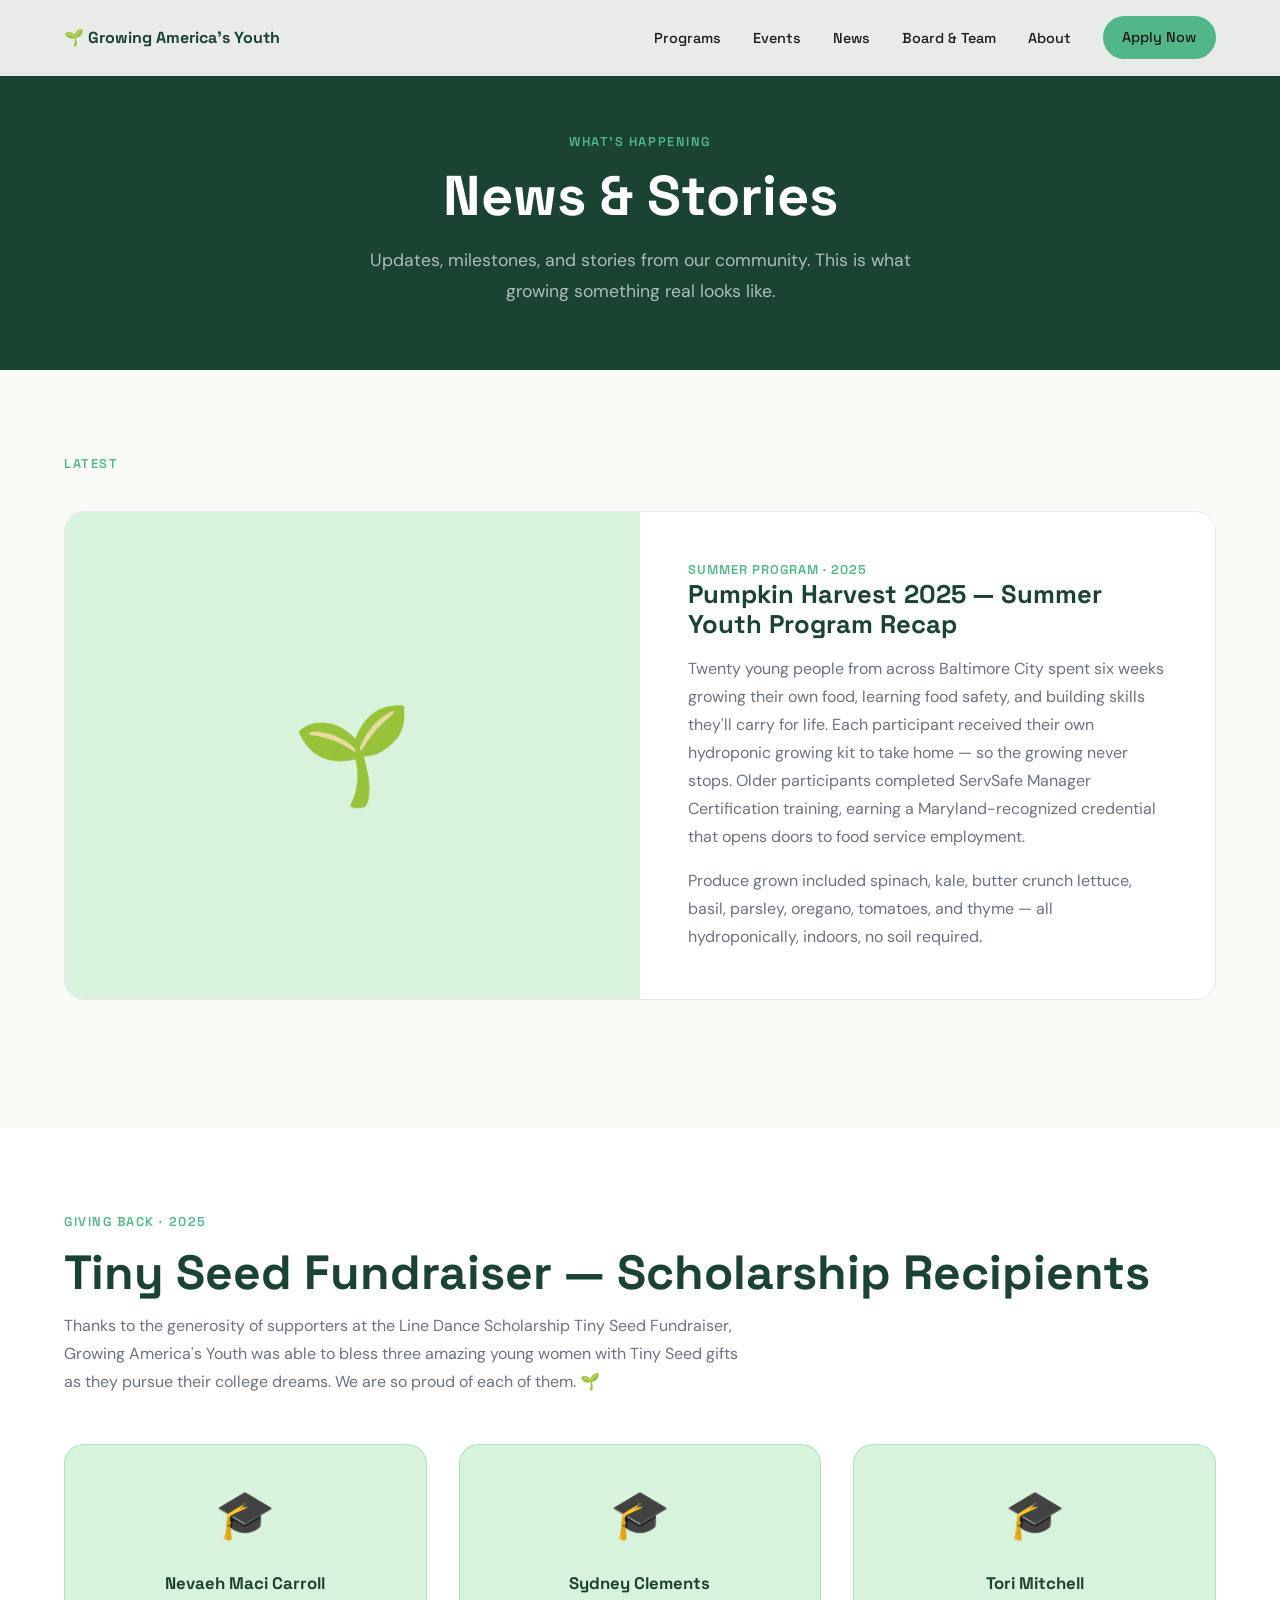
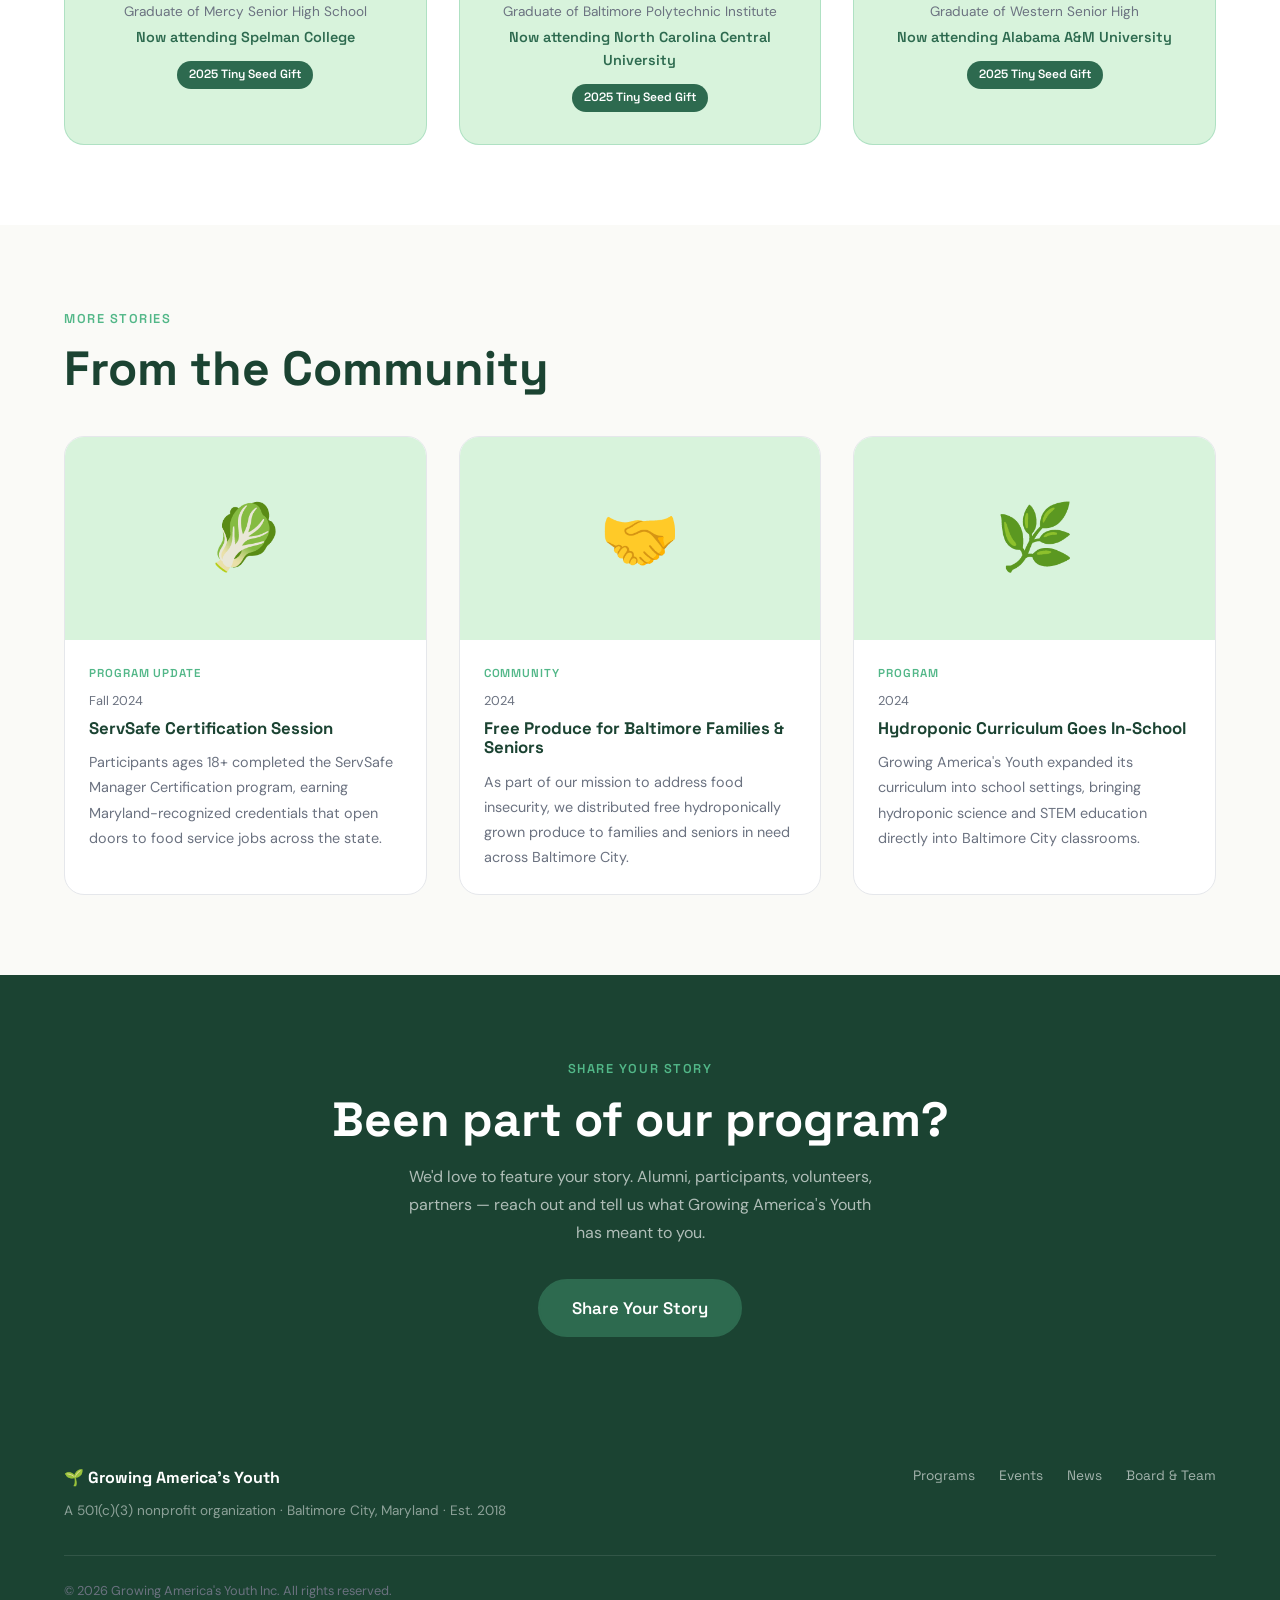
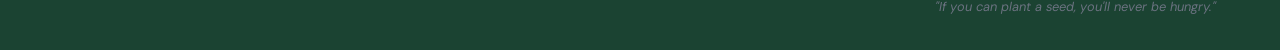
<file: news.html>
<!DOCTYPE html>
<html lang="en">
<head>
  <meta charset="UTF-8" />
  <meta name="viewport" content="width=device-width, initial-scale=1.0" />
  <title>News — Growing America's Youth</title>
  <meta name="description" content="News, updates, and stories from Growing America's Youth in Baltimore." />
  <link rel="preconnect" href="https://fonts.googleapis.com" />
  <link rel="preconnect" href="https://fonts.gstatic.com" crossorigin />
  <link href="https://fonts.googleapis.com/css2?family=Space+Grotesk:wght@400;500;600;700&family=DM+Sans:ital,wght@0,400;0,500;1,400&display=swap" rel="stylesheet" />
  <link rel="stylesheet" href="style.css" />
  <style>
    .page-hero { background: var(--green-dark); padding: 8rem 1.5rem 4rem; text-align: center; }
    .page-hero h1 { color: #fff; font-size: clamp(2.2rem, 5vw, 3.5rem); margin-bottom: 1rem; }
    .page-hero p { color: rgba(255,255,255,0.65); max-width: 560px; margin: 0 auto; font-size: 1.1rem; }

    .news-section { padding: 5rem 0; background: var(--cream); }
    .news-section h2 { color: var(--green-dark); margin-bottom: 0.5rem; }

    .news-grid { display: grid; grid-template-columns: repeat(3, 1fr); gap: 2rem; margin-top: 2.5rem; }

    .news-card { background: var(--white); border-radius: var(--radius-lg); overflow: hidden; border: 1px solid var(--border); display: flex; flex-direction: column; transition: transform 0.2s, box-shadow 0.2s; }
    .news-card:hover { transform: translateY(-4px); box-shadow: var(--shadow-lg); }
    .news-card__thumb { width: 100%; aspect-ratio: 16/9; background: var(--green-light); display: flex; align-items: center; justify-content: center; font-size: 4rem; }
    .news-card__body { padding: 1.5rem; flex: 1; display: flex; flex-direction: column; }
    .news-card__tag { display: inline-block; font-family: var(--font-head); font-size: 0.72rem; font-weight: 600; letter-spacing: 0.08em; text-transform: uppercase; color: var(--green-bright); margin-bottom: 0.5rem; }
    .news-card__date { font-size: 0.8rem; color: var(--text-muted); margin-bottom: 0.5rem; }
    .news-card h3 { font-size: 1.05rem; color: var(--green-dark); margin-bottom: 0.75rem; }
    .news-card p { font-size: 0.9rem; flex: 1; }

    /* Featured story */
    .news-featured { background: var(--white); border-radius: var(--radius-lg); overflow: hidden; border: 1px solid var(--border); margin-bottom: 3rem; }
    .news-featured__inner { display: grid; grid-template-columns: 1fr 1fr; }
    .news-featured__thumb { background: var(--green-light); display: flex; align-items: center; justify-content: center; font-size: 6rem; min-height: 300px; }
    .news-featured__body { padding: 3rem; display: flex; flex-direction: column; justify-content: center; }
    .news-featured__body h2 { color: var(--green-dark); font-size: 1.6rem; margin-bottom: 1rem; }
    .news-featured__body p { font-size: 1rem; margin-bottom: 0; }

    /* Scholarships */
    .scholarships-section { padding: 5rem 0; background: var(--white); }
    .scholarships-section h2 { color: var(--green-dark); margin-bottom: 0.75rem; }
    .scholarships-intro { max-width: 680px; margin-bottom: 3rem; }
    .scholar-grid { display: grid; grid-template-columns: repeat(3, 1fr); gap: 2rem; }
    .scholar-card { background: var(--green-light); border-radius: var(--radius-lg); padding: 2rem; text-align: center; border: 1px solid rgba(82,183,136,0.3); }
    .scholar-card__icon { font-size: 3rem; margin-bottom: 1rem; }
    .scholar-card__name { font-family: var(--font-head); font-weight: 700; font-size: 1.05rem; color: var(--green-dark); margin-bottom: 0.25rem; }
    .scholar-card__school { font-size: 0.85rem; color: var(--text-muted); margin-bottom: 0.25rem; }
    .scholar-card__college { font-family: var(--font-head); font-weight: 600; font-size: 0.9rem; color: var(--green-mid); }
    .scholar-card__badge { display: inline-block; background: var(--green-mid); color: #fff; font-family: var(--font-head); font-size: 0.75rem; font-weight: 600; padding: 0.25rem 0.75rem; border-radius: 100px; margin-top: 0.75rem; }

    @media (max-width: 900px) {
      .news-grid { grid-template-columns: 1fr 1fr; }
      .news-featured__inner { grid-template-columns: 1fr; }
      .news-featured__thumb { min-height: 200px; }
      .scholar-grid { grid-template-columns: 1fr; }
    }
    @media (max-width: 600px) {
      .news-grid { grid-template-columns: 1fr; }
    }
  </style>
</head>
<body>
  <nav class="nav" id="nav">
    <div class="nav__inner">
      <a href="index.html" class="nav__logo">🌱 Growing America's Youth</a>
      <ul class="nav__links">
        <li><a href="index.html#programs">Programs</a></li>
        <li><a href="events.html">Events</a></li>
        <li><a href="news.html">News</a></li>
        <li><a href="board.html">Board & Team</a></li>
        <li><a href="index.html#about">About</a></li>
        <li><a href="apply.html" class="btn btn--nav">Apply Now</a></li>
      </ul>
      <button class="nav__hamburger" id="hamburger" aria-label="Open menu">
        <span></span><span></span><span></span>
      </button>
    </div>
    <div class="nav__mobile" id="mobile-menu">
      <a href="index.html#programs">Programs</a>
      <a href="events.html">Events</a>
      <a href="news.html">News</a>
      <a href="board.html">Board & Team</a>
      <a href="index.html#about">About</a>
      <a href="apply.html" class="btn btn--green">Apply Now</a>
    </div>
  </nav>

  <div class="page-hero">
    <span class="eyebrow">What's happening</span>
    <h1>News &amp; Stories</h1>
    <p>Updates, milestones, and stories from our community. This is what growing something real looks like.</p>
  </div>

  <!-- FEATURED -->
  <section style="padding: 5rem 0; background: var(--cream);">
    <div class="container">
      <span class="eyebrow">Latest</span>
      <div class="news-featured" style="margin-top:1.5rem;">
        <div class="news-featured__inner">
          <div class="news-featured__thumb">🌱</div>
          <div class="news-featured__body">
            <span style="font-family:var(--font-head); font-size:0.8rem; font-weight:600; color:var(--green-bright); text-transform:uppercase; letter-spacing:0.08em;">Summer Program · 2025</span>
            <h2>Pumpkin Harvest 2025 — Summer Youth Program Recap</h2>
            <p>
              Twenty young people from across Baltimore City spent six weeks growing their own food, 
              learning food safety, and building skills they'll carry for life. Each participant received 
              their own hydroponic growing kit to take home — so the growing never stops.
              Older participants completed ServSafe Manager Certification training, earning a 
              Maryland-recognized credential that opens doors to food service employment.
            </p>
            <p style="margin-top:1rem;">
              Produce grown included spinach, kale, butter crunch lettuce, basil, parsley, oregano, 
              tomatoes, and thyme — all hydroponically, indoors, no soil required.
            </p>
          </div>
        </div>
      </div>
    </div>
  </section>

  <!-- SCHOLARSHIPS -->
  <section class="scholarships-section">
    <div class="container">
      <span class="eyebrow">Giving back · 2025</span>
      <h2>Tiny Seed Fundraiser — Scholarship Recipients</h2>
      <div class="scholarships-intro">
        <p>
          Thanks to the generosity of supporters at the Line Dance Scholarship Tiny Seed Fundraiser, 
          Growing America's Youth was able to bless three amazing young women with Tiny Seed gifts 
          as they pursue their college dreams. We are so proud of each of them. 🌱
        </p>
      </div>
      <div class="scholar-grid">

        <div class="scholar-card">
          <div class="scholar-card__icon">🎓</div>
          <div class="scholar-card__name">Nevaeh Maci Carroll</div>
          <div class="scholar-card__school">Graduate of Mercy Senior High School</div>
          <div class="scholar-card__college">Now attending Spelman College</div>
          <span class="scholar-card__badge">2025 Tiny Seed Gift</span>
        </div>

        <div class="scholar-card">
          <div class="scholar-card__icon">🎓</div>
          <div class="scholar-card__name">Sydney Clements</div>
          <div class="scholar-card__school">Graduate of Baltimore Polytechnic Institute</div>
          <div class="scholar-card__college">Now attending North Carolina Central University</div>
          <span class="scholar-card__badge">2025 Tiny Seed Gift</span>
        </div>

        <div class="scholar-card">
          <div class="scholar-card__icon">🎓</div>
          <div class="scholar-card__name">Tori Mitchell</div>
          <div class="scholar-card__school">Graduate of Western Senior High</div>
          <div class="scholar-card__college">Now attending Alabama A&amp;M University</div>
          <span class="scholar-card__badge">2025 Tiny Seed Gift</span>
        </div>

      </div>
    </div>
  </section>

  <!-- MORE NEWS -->
  <section class="news-section">
    <div class="container">
      <span class="eyebrow">More stories</span>
      <h2>From the Community</h2>
      <div class="news-grid">

        <div class="news-card">
          <div class="news-card__thumb">🥬</div>
          <div class="news-card__body">
            <span class="news-card__tag">Program Update</span>
            <div class="news-card__date">Fall 2024</div>
            <h3>ServSafe Certification Session</h3>
            <p>Participants ages 18+ completed the ServSafe Manager Certification program, earning Maryland-recognized credentials that open doors to food service jobs across the state.</p>
          </div>
        </div>

        <div class="news-card">
          <div class="news-card__thumb">🤝</div>
          <div class="news-card__body">
            <span class="news-card__tag">Community</span>
            <div class="news-card__date">2024</div>
            <h3>Free Produce for Baltimore Families &amp; Seniors</h3>
            <p>As part of our mission to address food insecurity, we distributed free hydroponically grown produce to families and seniors in need across Baltimore City.</p>
          </div>
        </div>

        <div class="news-card">
          <div class="news-card__thumb">🌿</div>
          <div class="news-card__body">
            <span class="news-card__tag">Program</span>
            <div class="news-card__date">2024</div>
            <h3>Hydroponic Curriculum Goes In-School</h3>
            <p>Growing America's Youth expanded its curriculum into school settings, bringing hydroponic science and STEM education directly into Baltimore City classrooms.</p>
          </div>
        </div>

      </div>
    </div>
  </section>

  <!-- SUBMIT YOUR STORY -->
  <section style="background:var(--green-dark); padding:5rem 0; text-align:center;">
    <div class="container">
      <span class="eyebrow" style="color:var(--green-bright);">Share your story</span>
      <h2 style="color:#fff; margin-bottom:1rem;">Been part of our program?</h2>
      <p style="color:rgba(255,255,255,0.65); max-width:480px; margin:0 auto 2rem;">
        We'd love to feature your story. Alumni, participants, volunteers, partners — 
        reach out and tell us what Growing America's Youth has meant to you.
      </p>
      <a href="mailto:mjosey@growingamericasyouth.org?subject=Story Submission" class="btn btn--green btn--lg">Share Your Story</a>
    </div>
  </section>

  <footer class="footer">
    <div class="container">
      <div class="footer__inner">
        <div>
          <strong>🌱 Growing America's Youth</strong>
          <p>A 501(c)(3) nonprofit organization · Baltimore City, Maryland · Est. 2018</p>
        </div>
        <div class="footer__links">
          <a href="index.html#programs">Programs</a>
          <a href="events.html">Events</a>
          <a href="news.html">News</a>
          <a href="board.html">Board & Team</a>
        </div>
      </div>
      <div class="footer__bottom">
        <p>© 2026 Growing America's Youth Inc. All rights reserved.</p>
        <p><em>"If you can plant a seed, you'll never be hungry."</em></p>
      </div>
    </div>
  </footer>

  <script>
    const nav = document.getElementById('nav');
    window.addEventListener('scroll', () => nav.classList.toggle('scrolled', window.scrollY > 20));
    const hamburger = document.getElementById('hamburger');
    const mobileMenu = document.getElementById('mobile-menu');
    hamburger.addEventListener('click', () => mobileMenu.classList.toggle('open'));
  </script>
</body>
</html>
</file>
<file: style.css>
/* =============================================
   GROWING AMERICA'S YOUTH — Stylesheet
   Design: Bold, Gen Z, mobile-first
   ============================================= */

:root {
  --green-dark:   #1B4332;
  --green-mid:    #2D6A4F;
  --green-bright: #52B788;
  --green-light:  #D8F3DC;
  --yellow:       #FFD166;
  --earth:        #8B5E3C;
  --earth-light:  #F5EBE0;
  --cream:        #FAFAF7;
  --white:        #FFFFFF;
  --text:         #1A1A1A;
  --text-muted:   #6B7280;
  --border:       #E5E7EB;
  --radius:       12px;
  --radius-lg:    20px;
  --shadow:       0 4px 24px rgba(0,0,0,0.08);
  --shadow-lg:    0 8px 48px rgba(0,0,0,0.12);
  --font-head:    'Space Grotesk', sans-serif;
  --font-body:    'DM Sans', sans-serif;
}

*, *::before, *::after { box-sizing: border-box; margin: 0; padding: 0; }

html { scroll-behavior: smooth; }

body {
  font-family: var(--font-body);
  color: var(--text);
  background: var(--cream);
  line-height: 1.6;
  font-size: 1rem;
}

img { max-width: 100%; display: block; }

a { color: inherit; text-decoration: none; }

h1,h2,h3,h4 {
  font-family: var(--font-head);
  line-height: 1.15;
  font-weight: 700;
}

h2 { font-size: clamp(2rem, 4vw, 3rem); }
h3 { font-size: 1.25rem; }

p { color: var(--text-muted); line-height: 1.75; }
p + p { margin-top: 1rem; }

.container {
  max-width: 1200px;
  margin: 0 auto;
  padding: 0 1.5rem;
}

.eyebrow {
  display: inline-block;
  font-family: var(--font-head);
  font-size: 0.8rem;
  font-weight: 600;
  letter-spacing: 0.12em;
  text-transform: uppercase;
  color: var(--green-bright);
  margin-bottom: 0.75rem;
}

.section-sub {
  font-size: 1.1rem;
  max-width: 600px;
  margin: 0.75rem 0 2.5rem;
}

/* ---- BUTTONS ---- */
.btn {
  display: inline-flex;
  align-items: center;
  gap: 0.4rem;
  font-family: var(--font-head);
  font-weight: 600;
  font-size: 0.95rem;
  padding: 0.65rem 1.4rem;
  border-radius: 100px;
  border: 2px solid transparent;
  cursor: pointer;
  transition: all 0.2s ease;
  white-space: nowrap;
}
.btn--green {
  background: var(--green-mid);
  color: #fff;
  border-color: var(--green-mid);
}
.btn--green:hover { background: var(--green-dark); border-color: var(--green-dark); transform: translateY(-1px); }
.btn--outline {
  background: transparent;
  color: var(--green-mid);
  border-color: var(--green-mid);
}
.btn--outline:hover { background: var(--green-light); }
.btn--nav {
  background: var(--green-bright);
  color: var(--green-dark);
  border-color: var(--green-bright);
  font-size: 0.85rem;
  padding: 0.5rem 1.1rem;
}
.btn--nav:hover { background: var(--green-mid); color: #fff; border-color: var(--green-mid); }
.btn--lg { font-size: 1.05rem; padding: 0.85rem 2rem; }

/* ---- NAV ---- */
.nav {
  position: fixed;
  top: 0; left: 0; right: 0;
  z-index: 1000;
  background: rgba(250,250,247,0.92);
  backdrop-filter: blur(12px);
  border-bottom: 1px solid var(--border);
  transition: box-shadow 0.2s;
}
.nav.scrolled { box-shadow: var(--shadow); }
.nav__inner {
  display: flex;
  align-items: center;
  justify-content: space-between;
  max-width: 1200px;
  margin: 0 auto;
  padding: 1rem 1.5rem;
}
.nav__logo {
  font-family: var(--font-head);
  font-weight: 700;
  font-size: 1rem;
  color: var(--green-dark);
}
.nav__links {
  display: flex;
  align-items: center;
  gap: 2rem;
  list-style: none;
}
.nav__links a {
  font-family: var(--font-head);
  font-size: 0.9rem;
  font-weight: 500;
  color: var(--text);
  transition: color 0.15s;
}
.nav__links a:hover { color: var(--green-mid); }
.nav__hamburger {
  display: none;
  flex-direction: column;
  gap: 5px;
  background: none;
  border: none;
  cursor: pointer;
  padding: 4px;
}
.nav__hamburger span {
  display: block;
  width: 24px;
  height: 2px;
  background: var(--text);
  border-radius: 2px;
  transition: all 0.2s;
}
.nav__mobile {
  display: none;
  flex-direction: column;
  padding: 1rem 1.5rem 1.5rem;
  gap: 1rem;
  border-top: 1px solid var(--border);
}
.nav__mobile a {
  font-family: var(--font-head);
  font-weight: 500;
  color: var(--text);
  font-size: 1rem;
}
.nav__mobile.open { display: flex; }

/* ---- HERO ---- */
.hero {
  min-height: 100vh;
  display: flex;
  align-items: center;
  position: relative;
  overflow: hidden;
  padding: 7rem 1.5rem 4rem;
  background: var(--green-dark);
}
.hero__bg {
  position: absolute;
  inset: 0;
  background:
    radial-gradient(ellipse at 70% 60%, rgba(82,183,136,0.25) 0%, transparent 60%),
    radial-gradient(ellipse at 20% 30%, rgba(255,209,102,0.1) 0%, transparent 50%);
}
.hero__content {
  position: relative;
  max-width: 800px;
  margin: 0 auto;
  text-align: center;
}
.hero__tag {
  display: inline-block;
  background: rgba(255,255,255,0.1);
  color: var(--green-bright);
  font-family: var(--font-head);
  font-size: 0.8rem;
  font-weight: 600;
  letter-spacing: 0.1em;
  text-transform: uppercase;
  padding: 0.4rem 1rem;
  border-radius: 100px;
  border: 1px solid rgba(82,183,136,0.3);
  margin-bottom: 1.5rem;
}
.hero__headline {
  font-size: clamp(3.5rem, 8vw, 6.5rem);
  color: #fff;
  margin-bottom: 1.5rem;
  letter-spacing: -0.02em;
}
.hero__headline em {
  font-style: normal;
  color: var(--green-bright);
}
.hero__sub {
  font-size: clamp(1.1rem, 2vw, 1.35rem);
  color: rgba(255,255,255,0.7);
  max-width: 560px;
  margin: 0 auto 2.5rem;
  line-height: 1.7;
}
.hero__cta {
  display: flex;
  gap: 1rem;
  justify-content: center;
  flex-wrap: wrap;
}
.hero__cta .btn--outline {
  color: #fff;
  border-color: rgba(255,255,255,0.4);
}
.hero__cta .btn--outline:hover { background: rgba(255,255,255,0.1); border-color: #fff; }
.hero__scroll-hint {
  position: absolute;
  bottom: 2rem;
  left: 50%;
  transform: translateX(-50%);
  color: rgba(255,255,255,0.4);
  font-size: 0.8rem;
  letter-spacing: 0.1em;
  font-family: var(--font-head);
  animation: bounce 2s infinite;
}
@keyframes bounce {
  0%,100% { transform: translateX(-50%) translateY(0); }
  50% { transform: translateX(-50%) translateY(6px); }
}

/* ---- STATS ---- */
.stats {
  background: var(--yellow);
  padding: 2.5rem 1.5rem;
}
.stats__inner {
  max-width: 1200px;
  margin: 0 auto;
  display: grid;
  grid-template-columns: repeat(4, 1fr);
  gap: 1rem;
  text-align: center;
}
.stat__num {
  display: block;
  font-family: var(--font-head);
  font-size: clamp(2rem, 4vw, 3rem);
  font-weight: 700;
  color: var(--green-dark);
}
.stat__label {
  font-size: 0.85rem;
  font-weight: 500;
  color: var(--earth);
}

/* ---- INTRO ---- */
.intro {
  padding: 6rem 0;
  background: var(--white);
}
.intro__grid {
  display: grid;
  grid-template-columns: 1fr 1fr;
  gap: 4rem;
  align-items: start;
}
.intro__text h2 { margin-bottom: 1.25rem; color: var(--green-dark); }
.intro__text p { margin-bottom: 1rem; }
.intro__text .btn { margin-top: 1.5rem; }
.intro__visual {
  display: flex;
  flex-direction: column;
  gap: 1rem;
}
.intro__card {
  padding: 1.5rem;
  border-radius: var(--radius);
  display: flex;
  flex-direction: column;
  gap: 0.4rem;
}
.intro__card--green { background: var(--green-light); }
.intro__card--earth { background: var(--earth-light); }
.intro__card--yellow { background: #FFF8E1; }
.intro__card-icon { font-size: 1.75rem; }
.intro__card strong {
  font-family: var(--font-head);
  font-size: 1rem;
  color: var(--green-dark);
}
.intro__card p { font-size: 0.9rem; margin: 0; }

/* ---- PROGRAMS ---- */
.programs {
  padding: 6rem 0;
  background: var(--cream);
}
.programs > .container > h2 { margin-bottom: 0.5rem; color: var(--green-dark); }
.programs__grid {
  display: grid;
  grid-template-columns: repeat(3, 1fr);
  gap: 1.5rem;
  margin-top: 0.5rem;
}
.program-card {
  background: var(--white);
  border-radius: var(--radius-lg);
  padding: 2rem;
  border: 1px solid var(--border);
  transition: transform 0.2s, box-shadow 0.2s;
}
.program-card:hover { transform: translateY(-4px); box-shadow: var(--shadow-lg); }
.program-card--featured {
  background: var(--green-dark);
  border-color: var(--green-dark);
  grid-column: span 2;
}
.program-card--featured h3,
.program-card--featured p { color: rgba(255,255,255,0.9); }
.program-card--featured strong { color: #fff; }
.program-card__icon { font-size: 2rem; margin-bottom: 0.75rem; }
.program-card h3 { margin-bottom: 0.75rem; color: var(--green-dark); }
.program-card__tags {
  display: flex;
  flex-wrap: wrap;
  gap: 0.4rem;
  margin-top: 1rem;
  list-style: none;
}
.program-card__tags li {
  background: var(--green-light);
  color: var(--green-dark);
  font-family: var(--font-head);
  font-size: 0.75rem;
  font-weight: 600;
  padding: 0.25rem 0.75rem;
  border-radius: 100px;
}
.program-card--featured .program-card__tags li {
  background: rgba(255,255,255,0.15);
  color: var(--green-bright);
}

/* ---- IMPACT ---- */
.impact {
  padding: 6rem 0;
  background: var(--green-dark);
  color: #fff;
}
.impact .eyebrow { color: var(--green-bright); }
.impact h2 { color: #fff; margin-bottom: 2.5rem; }
.impact__grid {
  display: grid;
  grid-template-columns: 1fr 1fr;
  gap: 2rem;
}
.impact__block {
  background: rgba(255,255,255,0.06);
  border: 1px solid rgba(255,255,255,0.1);
  border-radius: var(--radius-lg);
  padding: 2rem;
}
.impact__block h3 {
  color: #fff;
  font-size: 1.1rem;
  margin-bottom: 0.75rem;
}
.impact__block p { color: rgba(255,255,255,0.65); }

/* ---- ABOUT ---- */
.about {
  padding: 6rem 0;
  background: var(--white);
}
.about__grid {
  display: grid;
  grid-template-columns: 1fr 1fr;
  gap: 4rem;
  align-items: start;
}
.about__text h2 { color: var(--green-dark); margin-bottom: 1.25rem; }
.about__values {
  display: flex;
  flex-direction: column;
  gap: 1.5rem;
}
.value {
  display: flex;
  gap: 1rem;
  align-items: flex-start;
}
.value__icon { font-size: 1.5rem; flex-shrink: 0; margin-top: 0.1rem; }
.value strong {
  font-family: var(--font-head);
  color: var(--green-dark);
  display: block;
  margin-bottom: 0.25rem;
}
.value p { font-size: 0.9rem; margin: 0; }

/* ---- JOIN ---- */
.join {
  padding: 6rem 0;
  background: var(--cream);
}
.join > .container > h2 { color: var(--green-dark); margin-bottom: 0.5rem; }
.join__grid {
  display: grid;
  grid-template-columns: 1fr 1fr 1fr;
  gap: 1.5rem;
  margin-top: 0.5rem;
}
.join__card {
  background: var(--white);
  border: 1px solid var(--border);
  border-radius: var(--radius-lg);
  padding: 2rem;
  display: flex;
  flex-direction: column;
  gap: 0.75rem;
}
.join__card h3 { color: var(--green-dark); font-size: 1.1rem; }
.join__card p { font-size: 0.9rem; flex: 1; }
.join__card--main {
  background: var(--green-light);
  border-color: var(--green-bright);
  grid-column: span 3;
  display: grid;
  grid-template-columns: 1fr auto;
  grid-template-rows: auto auto;
  column-gap: 3rem;
  align-items: center;
}
.join__card--main h3 { grid-column: 1; }
.join__card--main p { grid-column: 1; }
.join__card--main a { grid-column: 2; grid-row: 1 / 3; align-self: center; }

/* ---- FAQ ---- */
.faq {
  padding: 6rem 0;
  background: var(--white);
}
.faq > .container > h2 { color: var(--green-dark); margin-bottom: 2rem; }
.faq__grid {
  display: grid;
  grid-template-columns: 1fr 1fr;
  gap: 1.5rem;
}
.faq__item {
  background: var(--cream);
  border-radius: var(--radius);
  padding: 1.5rem;
  border: 1px solid var(--border);
}
.faq__item strong {
  font-family: var(--font-head);
  color: var(--green-dark);
  display: block;
  margin-bottom: 0.5rem;
}
.faq__item p { font-size: 0.9rem; margin: 0; }

/* ---- CONTACT ---- */
.contact {
  padding: 6rem 0;
  background: var(--green-light);
}
.contact__inner {
  display: grid;
  grid-template-columns: 1fr 1fr;
  gap: 4rem;
  align-items: start;
}
.contact h2 { color: var(--green-dark); margin-bottom: 1rem; }
.contact p { max-width: 400px; }
.contact__details {
  display: flex;
  flex-direction: column;
  gap: 0.75rem;
  margin-top: 1.5rem;
  font-family: var(--font-head);
  font-weight: 500;
}
.contact__details a { color: var(--green-mid); text-decoration: underline; }
.contact__social {
  background: var(--white);
  border-radius: var(--radius-lg);
  padding: 2rem;
}
.contact__social strong { font-family: var(--font-head); font-size: 1.1rem; color: var(--green-dark); }

/* ---- FOOTER ---- */
.footer {
  background: var(--green-dark);
  color: rgba(255,255,255,0.7);
  padding: 3rem 0 2rem;
}
.footer__inner {
  display: flex;
  justify-content: space-between;
  align-items: flex-start;
  gap: 2rem;
  padding-bottom: 2rem;
  border-bottom: 1px solid rgba(255,255,255,0.1);
  flex-wrap: wrap;
}
.footer__inner strong {
  font-family: var(--font-head);
  font-size: 1rem;
  color: #fff;
  display: block;
  margin-bottom: 0.5rem;
}
.footer__inner p { font-size: 0.85rem; color: rgba(255,255,255,0.5); margin: 0; }
.footer__links {
  display: flex;
  gap: 1.5rem;
  flex-wrap: wrap;
}
.footer__links a {
  font-family: var(--font-head);
  font-size: 0.85rem;
  color: rgba(255,255,255,0.6);
  transition: color 0.15s;
}
.footer__links a:hover { color: var(--green-bright); }
.footer__bottom {
  display: flex;
  justify-content: space-between;
  padding-top: 1.5rem;
  font-size: 0.8rem;
  color: rgba(255,255,255,0.35);
  flex-wrap: wrap;
  gap: 0.5rem;
}
.footer__bottom em { font-style: italic; }

/* ---- RESPONSIVE ---- */
@media (max-width: 900px) {
  .nav__links { display: none; }
  .nav__hamburger { display: flex; }

  .stats__inner { grid-template-columns: repeat(2, 1fr); }
  .intro__grid { grid-template-columns: 1fr; gap: 2.5rem; }
  .programs__grid { grid-template-columns: 1fr 1fr; }
  .program-card--featured { grid-column: span 2; }
  .impact__grid { grid-template-columns: 1fr; }
  .about__grid { grid-template-columns: 1fr; gap: 2.5rem; }
  .join__grid { grid-template-columns: 1fr; }
  .join__card--main { grid-column: 1; grid-template-columns: 1fr; }
  .join__card--main a { grid-column: 1; grid-row: auto; }
  .faq__grid { grid-template-columns: 1fr; }
  .contact__inner { grid-template-columns: 1fr; }
}

@media (max-width: 600px) {
  .stats__inner { grid-template-columns: repeat(2, 1fr); }
  .programs__grid { grid-template-columns: 1fr; }
  .program-card--featured { grid-column: 1; }
  .hero__headline { font-size: clamp(3rem, 12vw, 4rem); }
  .hero__cta { flex-direction: column; align-items: center; }
  .footer__bottom { flex-direction: column; }
}
</file>
<file: src/style.css>
/* =============================================
   GROWING AMERICA'S YOUTH — Stylesheet
   Design: Bold, Gen Z, mobile-first
   ============================================= */

:root {
  --green-dark:   #1B4332;
  --green-mid:    #2D6A4F;
  --green-bright: #52B788;
  --green-light:  #D8F3DC;
  --yellow:       #FFD166;
  --earth:        #8B5E3C;
  --earth-light:  #F5EBE0;
  --cream:        #FAFAF7;
  --white:        #FFFFFF;
  --text:         #1A1A1A;
  --text-muted:   #6B7280;
  --border:       #E5E7EB;
  --radius:       12px;
  --radius-lg:    20px;
  --shadow:       0 4px 24px rgba(0,0,0,0.08);
  --shadow-lg:    0 8px 48px rgba(0,0,0,0.12);
  --font-head:    'Space Grotesk', sans-serif;
  --font-body:    'DM Sans', sans-serif;
}

*, *::before, *::after { box-sizing: border-box; margin: 0; padding: 0; }

html { scroll-behavior: smooth; }

body {
  font-family: var(--font-body);
  color: var(--text);
  background: var(--cream);
  line-height: 1.6;
  font-size: 1rem;
}

img { max-width: 100%; display: block; }

a { color: inherit; text-decoration: none; }

h1,h2,h3,h4 {
  font-family: var(--font-head);
  line-height: 1.15;
  font-weight: 700;
}

h2 { font-size: clamp(2rem, 4vw, 3rem); }
h3 { font-size: 1.25rem; }

p { color: var(--text-muted); line-height: 1.75; }
p + p { margin-top: 1rem; }

.container {
  max-width: 1200px;
  margin: 0 auto;
  padding: 0 1.5rem;
}

.eyebrow {
  display: inline-block;
  font-family: var(--font-head);
  font-size: 0.8rem;
  font-weight: 600;
  letter-spacing: 0.12em;
  text-transform: uppercase;
  color: var(--green-bright);
  margin-bottom: 0.75rem;
}

.section-sub {
  font-size: 1.1rem;
  max-width: 600px;
  margin: 0.75rem 0 2.5rem;
}

/* ---- BUTTONS ---- */
.btn {
  display: inline-flex;
  align-items: center;
  gap: 0.4rem;
  font-family: var(--font-head);
  font-weight: 600;
  font-size: 0.95rem;
  padding: 0.65rem 1.4rem;
  border-radius: 100px;
  border: 2px solid transparent;
  cursor: pointer;
  transition: all 0.2s ease;
  white-space: nowrap;
}
.btn--green {
  background: var(--green-mid);
  color: #fff;
  border-color: var(--green-mid);
}
.btn--green:hover { background: var(--green-dark); border-color: var(--green-dark); transform: translateY(-1px); }
.btn--outline {
  background: transparent;
  color: var(--green-mid);
  border-color: var(--green-mid);
}
.btn--outline:hover { background: var(--green-light); }
.btn--nav {
  background: var(--green-bright);
  color: var(--green-dark);
  border-color: var(--green-bright);
  font-size: 0.85rem;
  padding: 0.5rem 1.1rem;
}
.btn--nav:hover { background: var(--green-mid); color: #fff; border-color: var(--green-mid); }
.btn--lg { font-size: 1.05rem; padding: 0.85rem 2rem; }

/* ---- NAV ---- */
.nav {
  position: fixed;
  top: 0; left: 0; right: 0;
  z-index: 1000;
  background: rgba(250,250,247,0.92);
  backdrop-filter: blur(12px);
  border-bottom: 1px solid var(--border);
  transition: box-shadow 0.2s;
}
.nav.scrolled { box-shadow: var(--shadow); }
.nav__inner {
  display: flex;
  align-items: center;
  justify-content: space-between;
  max-width: 1200px;
  margin: 0 auto;
  padding: 1rem 1.5rem;
}
.nav__logo {
  font-family: var(--font-head);
  font-weight: 700;
  font-size: 1rem;
  color: var(--green-dark);
}
.nav__links {
  display: flex;
  align-items: center;
  gap: 2rem;
  list-style: none;
}
.nav__links a {
  font-family: var(--font-head);
  font-size: 0.9rem;
  font-weight: 500;
  color: var(--text);
  transition: color 0.15s;
}
.nav__links a:hover { color: var(--green-mid); }
.nav__hamburger {
  display: none;
  flex-direction: column;
  gap: 5px;
  background: none;
  border: none;
  cursor: pointer;
  padding: 4px;
}
.nav__hamburger span {
  display: block;
  width: 24px;
  height: 2px;
  background: var(--text);
  border-radius: 2px;
  transition: all 0.2s;
}
.nav__mobile {
  display: none;
  flex-direction: column;
  padding: 1rem 1.5rem 1.5rem;
  gap: 1rem;
  border-top: 1px solid var(--border);
}
.nav__mobile a {
  font-family: var(--font-head);
  font-weight: 500;
  color: var(--text);
  font-size: 1rem;
}
.nav__mobile.open { display: flex; }

/* ---- HERO ---- */
.hero {
  min-height: 100vh;
  display: flex;
  align-items: center;
  position: relative;
  overflow: hidden;
  padding: 7rem 1.5rem 4rem;
  background: var(--green-dark);
}
.hero__bg {
  position: absolute;
  inset: 0;
  background:
    radial-gradient(ellipse at 70% 60%, rgba(82,183,136,0.25) 0%, transparent 60%),
    radial-gradient(ellipse at 20% 30%, rgba(255,209,102,0.1) 0%, transparent 50%);
}
.hero__content {
  position: relative;
  max-width: 800px;
  margin: 0 auto;
  text-align: center;
}
.hero__tag {
  display: inline-block;
  background: rgba(255,255,255,0.1);
  color: var(--green-bright);
  font-family: var(--font-head);
  font-size: 0.8rem;
  font-weight: 600;
  letter-spacing: 0.1em;
  text-transform: uppercase;
  padding: 0.4rem 1rem;
  border-radius: 100px;
  border: 1px solid rgba(82,183,136,0.3);
  margin-bottom: 1.5rem;
}
.hero__headline {
  font-size: clamp(3.5rem, 8vw, 6.5rem);
  color: #fff;
  margin-bottom: 1.5rem;
  letter-spacing: -0.02em;
}
.hero__headline em {
  font-style: normal;
  color: var(--green-bright);
}
.hero__sub {
  font-size: clamp(1.1rem, 2vw, 1.35rem);
  color: rgba(255,255,255,0.7);
  max-width: 560px;
  margin: 0 auto 2.5rem;
  line-height: 1.7;
}
.hero__cta {
  display: flex;
  gap: 1rem;
  justify-content: center;
  flex-wrap: wrap;
}
.hero__cta .btn--outline {
  color: #fff;
  border-color: rgba(255,255,255,0.4);
}
.hero__cta .btn--outline:hover { background: rgba(255,255,255,0.1); border-color: #fff; }
.hero__scroll-hint {
  position: absolute;
  bottom: 2rem;
  left: 50%;
  transform: translateX(-50%);
  color: rgba(255,255,255,0.4);
  font-size: 0.8rem;
  letter-spacing: 0.1em;
  font-family: var(--font-head);
  animation: bounce 2s infinite;
}
@keyframes bounce {
  0%,100% { transform: translateX(-50%) translateY(0); }
  50% { transform: translateX(-50%) translateY(6px); }
}

/* ---- STATS ---- */
.stats {
  background: var(--yellow);
  padding: 2.5rem 1.5rem;
}
.stats__inner {
  max-width: 1200px;
  margin: 0 auto;
  display: grid;
  grid-template-columns: repeat(4, 1fr);
  gap: 1rem;
  text-align: center;
}
.stat__num {
  display: block;
  font-family: var(--font-head);
  font-size: clamp(2rem, 4vw, 3rem);
  font-weight: 700;
  color: var(--green-dark);
}
.stat__label {
  font-size: 0.85rem;
  font-weight: 500;
  color: var(--earth);
}

/* ---- INTRO ---- */
.intro {
  padding: 6rem 0;
  background: var(--white);
}
.intro__grid {
  display: grid;
  grid-template-columns: 1fr 1fr;
  gap: 4rem;
  align-items: start;
}
.intro__text h2 { margin-bottom: 1.25rem; color: var(--green-dark); }
.intro__text p { margin-bottom: 1rem; }
.intro__text .btn { margin-top: 1.5rem; }
.intro__visual {
  display: flex;
  flex-direction: column;
  gap: 1rem;
}
.intro__card {
  padding: 1.5rem;
  border-radius: var(--radius);
  display: flex;
  flex-direction: column;
  gap: 0.4rem;
}
.intro__card--green { background: var(--green-light); }
.intro__card--earth { background: var(--earth-light); }
.intro__card--yellow { background: #FFF8E1; }
.intro__card-icon { font-size: 1.75rem; }
.intro__card strong {
  font-family: var(--font-head);
  font-size: 1rem;
  color: var(--green-dark);
}
.intro__card p { font-size: 0.9rem; margin: 0; }

/* ---- PROGRAMS ---- */
.programs {
  padding: 6rem 0;
  background: var(--cream);
}
.programs > .container > h2 { margin-bottom: 0.5rem; color: var(--green-dark); }
.programs__grid {
  display: grid;
  grid-template-columns: repeat(3, 1fr);
  gap: 1.5rem;
  margin-top: 0.5rem;
}
.program-card {
  background: var(--white);
  border-radius: var(--radius-lg);
  padding: 2rem;
  border: 1px solid var(--border);
  transition: transform 0.2s, box-shadow 0.2s;
}
.program-card:hover { transform: translateY(-4px); box-shadow: var(--shadow-lg); }
.program-card--featured {
  background: var(--green-dark);
  border-color: var(--green-dark);
  grid-column: span 2;
}
.program-card--featured h3,
.program-card--featured p { color: rgba(255,255,255,0.9); }
.program-card--featured strong { color: #fff; }
.program-card__icon { font-size: 2rem; margin-bottom: 0.75rem; }
.program-card h3 { margin-bottom: 0.75rem; color: var(--green-dark); }
.program-card__tags {
  display: flex;
  flex-wrap: wrap;
  gap: 0.4rem;
  margin-top: 1rem;
  list-style: none;
}
.program-card__tags li {
  background: var(--green-light);
  color: var(--green-dark);
  font-family: var(--font-head);
  font-size: 0.75rem;
  font-weight: 600;
  padding: 0.25rem 0.75rem;
  border-radius: 100px;
}
.program-card--featured .program-card__tags li {
  background: rgba(255,255,255,0.15);
  color: var(--green-bright);
}

/* ---- IMPACT ---- */
.impact {
  padding: 6rem 0;
  background: var(--green-dark);
  color: #fff;
}
.impact .eyebrow { color: var(--green-bright); }
.impact h2 { color: #fff; margin-bottom: 2.5rem; }
.impact__grid {
  display: grid;
  grid-template-columns: 1fr 1fr;
  gap: 2rem;
}
.impact__block {
  background: rgba(255,255,255,0.06);
  border: 1px solid rgba(255,255,255,0.1);
  border-radius: var(--radius-lg);
  padding: 2rem;
}
.impact__block h3 {
  color: #fff;
  font-size: 1.1rem;
  margin-bottom: 0.75rem;
}
.impact__block p { color: rgba(255,255,255,0.65); }

/* ---- ABOUT ---- */
.about {
  padding: 6rem 0;
  background: var(--white);
}
.about__grid {
  display: grid;
  grid-template-columns: 1fr 1fr;
  gap: 4rem;
  align-items: start;
}
.about__text h2 { color: var(--green-dark); margin-bottom: 1.25rem; }
.about__values {
  display: flex;
  flex-direction: column;
  gap: 1.5rem;
}
.value {
  display: flex;
  gap: 1rem;
  align-items: flex-start;
}
.value__icon { font-size: 1.5rem; flex-shrink: 0; margin-top: 0.1rem; }
.value strong {
  font-family: var(--font-head);
  color: var(--green-dark);
  display: block;
  margin-bottom: 0.25rem;
}
.value p { font-size: 0.9rem; margin: 0; }

/* ---- JOIN ---- */
.join {
  padding: 6rem 0;
  background: var(--cream);
}
.join > .container > h2 { color: var(--green-dark); margin-bottom: 0.5rem; }
.join__grid {
  display: grid;
  grid-template-columns: 1fr 1fr 1fr;
  gap: 1.5rem;
  margin-top: 0.5rem;
}
.join__card {
  background: var(--white);
  border: 1px solid var(--border);
  border-radius: var(--radius-lg);
  padding: 2rem;
  display: flex;
  flex-direction: column;
  gap: 0.75rem;
}
.join__card h3 { color: var(--green-dark); font-size: 1.1rem; }
.join__card p { font-size: 0.9rem; flex: 1; }
.join__card--main {
  background: var(--green-light);
  border-color: var(--green-bright);
  grid-column: span 3;
  display: grid;
  grid-template-columns: 1fr auto;
  grid-template-rows: auto auto;
  column-gap: 3rem;
  align-items: center;
}
.join__card--main h3 { grid-column: 1; }
.join__card--main p { grid-column: 1; }
.join__card--main a { grid-column: 2; grid-row: 1 / 3; align-self: center; }

/* ---- FAQ ---- */
.faq {
  padding: 6rem 0;
  background: var(--white);
}
.faq > .container > h2 { color: var(--green-dark); margin-bottom: 2rem; }
.faq__grid {
  display: grid;
  grid-template-columns: 1fr 1fr;
  gap: 1.5rem;
}
.faq__item {
  background: var(--cream);
  border-radius: var(--radius);
  padding: 1.5rem;
  border: 1px solid var(--border);
}
.faq__item strong {
  font-family: var(--font-head);
  color: var(--green-dark);
  display: block;
  margin-bottom: 0.5rem;
}
.faq__item p { font-size: 0.9rem; margin: 0; }

/* ---- CONTACT ---- */
.contact {
  padding: 6rem 0;
  background: var(--green-light);
}
.contact__inner {
  display: grid;
  grid-template-columns: 1fr 1fr;
  gap: 4rem;
  align-items: start;
}
.contact h2 { color: var(--green-dark); margin-bottom: 1rem; }
.contact p { max-width: 400px; }
.contact__details {
  display: flex;
  flex-direction: column;
  gap: 0.75rem;
  margin-top: 1.5rem;
  font-family: var(--font-head);
  font-weight: 500;
}
.contact__details a { color: var(--green-mid); text-decoration: underline; }
.contact__social {
  background: var(--white);
  border-radius: var(--radius-lg);
  padding: 2rem;
}
.contact__social strong { font-family: var(--font-head); font-size: 1.1rem; color: var(--green-dark); }

/* ---- FOOTER ---- */
.footer {
  background: var(--green-dark);
  color: rgba(255,255,255,0.7);
  padding: 3rem 0 2rem;
}
.footer__inner {
  display: flex;
  justify-content: space-between;
  align-items: flex-start;
  gap: 2rem;
  padding-bottom: 2rem;
  border-bottom: 1px solid rgba(255,255,255,0.1);
  flex-wrap: wrap;
}
.footer__inner strong {
  font-family: var(--font-head);
  font-size: 1rem;
  color: #fff;
  display: block;
  margin-bottom: 0.5rem;
}
.footer__inner p { font-size: 0.85rem; color: rgba(255,255,255,0.5); margin: 0; }
.footer__links {
  display: flex;
  gap: 1.5rem;
  flex-wrap: wrap;
}
.footer__links a {
  font-family: var(--font-head);
  font-size: 0.85rem;
  color: rgba(255,255,255,0.6);
  transition: color 0.15s;
}
.footer__links a:hover { color: var(--green-bright); }
.footer__bottom {
  display: flex;
  justify-content: space-between;
  padding-top: 1.5rem;
  font-size: 0.8rem;
  color: rgba(255,255,255,0.35);
  flex-wrap: wrap;
  gap: 0.5rem;
}
.footer__bottom em { font-style: italic; }

/* ---- RESPONSIVE ---- */
@media (max-width: 900px) {
  .nav__links { display: none; }
  .nav__hamburger { display: flex; }

  .stats__inner { grid-template-columns: repeat(2, 1fr); }
  .intro__grid { grid-template-columns: 1fr; gap: 2.5rem; }
  .programs__grid { grid-template-columns: 1fr 1fr; }
  .program-card--featured { grid-column: span 2; }
  .impact__grid { grid-template-columns: 1fr; }
  .about__grid { grid-template-columns: 1fr; gap: 2.5rem; }
  .join__grid { grid-template-columns: 1fr; }
  .join__card--main { grid-column: 1; grid-template-columns: 1fr; }
  .join__card--main a { grid-column: 1; grid-row: auto; }
  .faq__grid { grid-template-columns: 1fr; }
  .contact__inner { grid-template-columns: 1fr; }
}

@media (max-width: 600px) {
  .stats__inner { grid-template-columns: repeat(2, 1fr); }
  .programs__grid { grid-template-columns: 1fr; }
  .program-card--featured { grid-column: 1; }
  .hero__headline { font-size: clamp(3rem, 12vw, 4rem); }
  .hero__cta { flex-direction: column; align-items: center; }
  .footer__bottom { flex-direction: column; }
}
</file>
